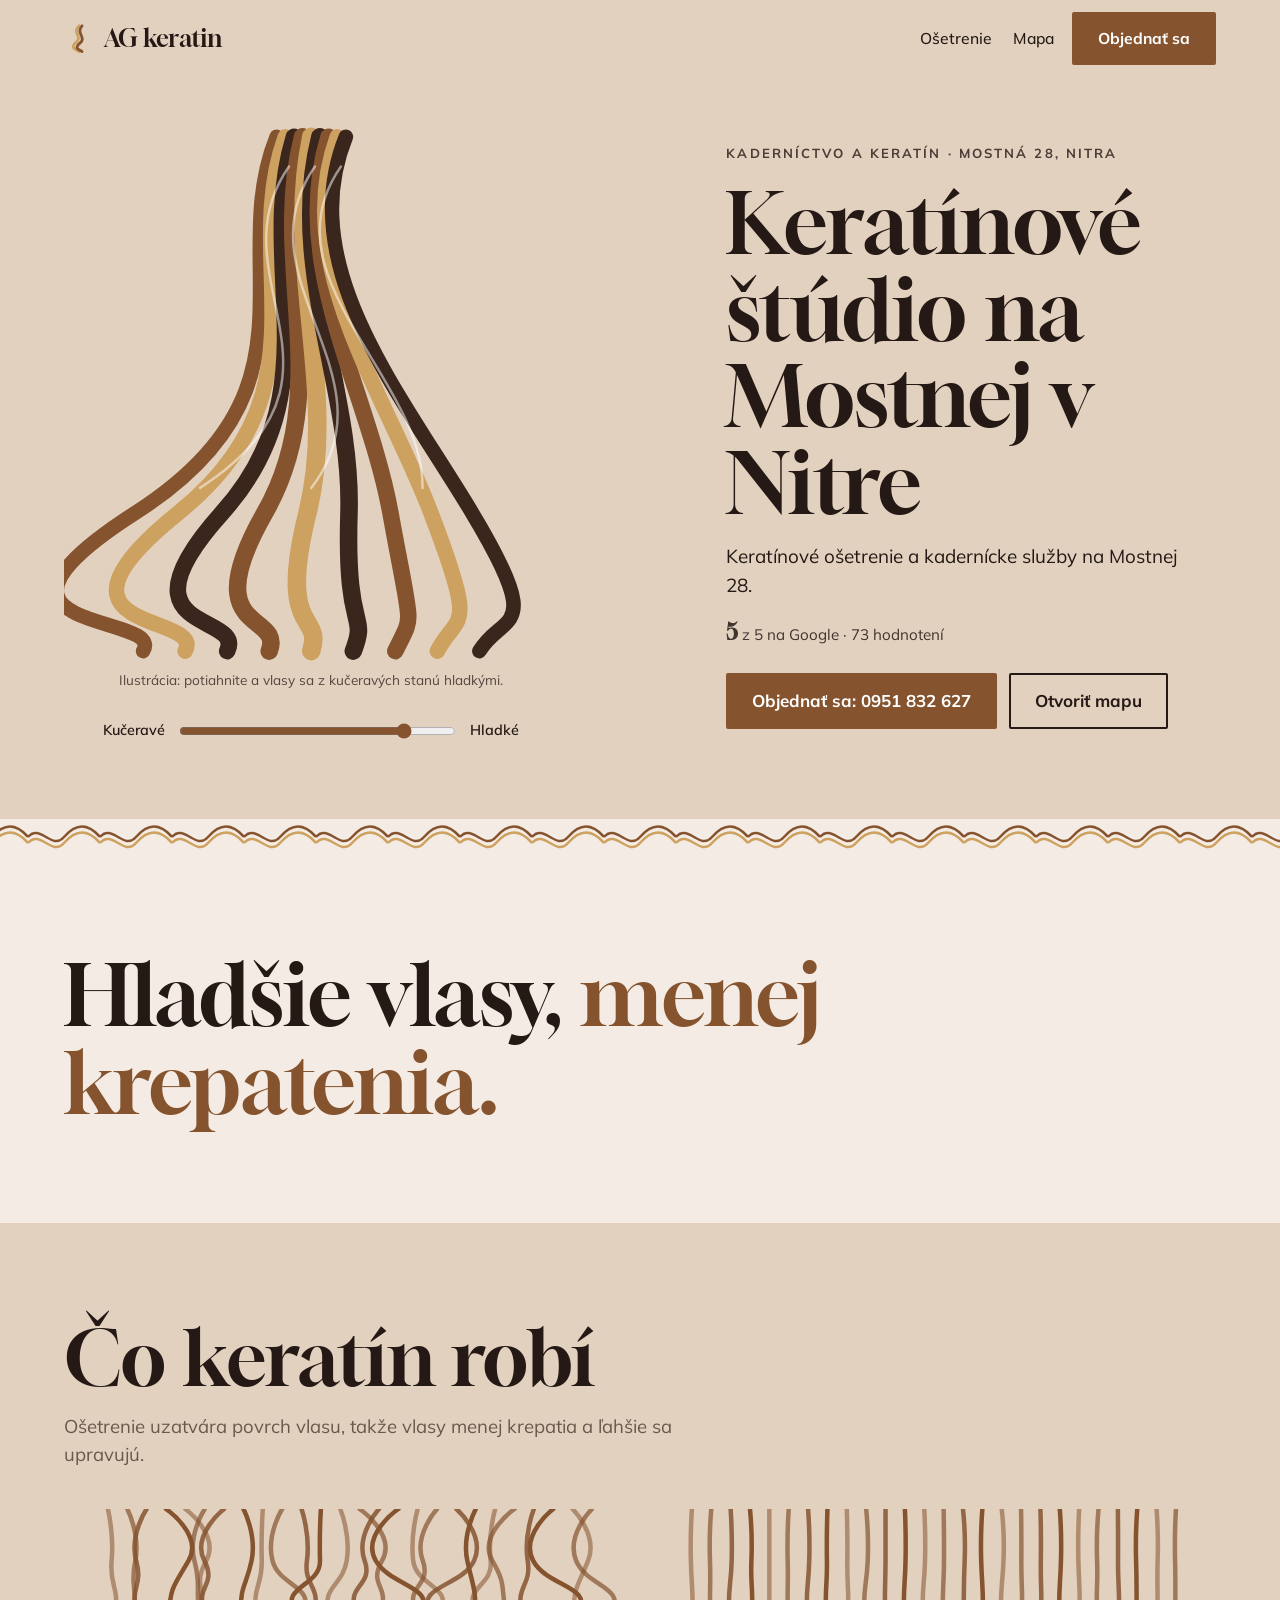
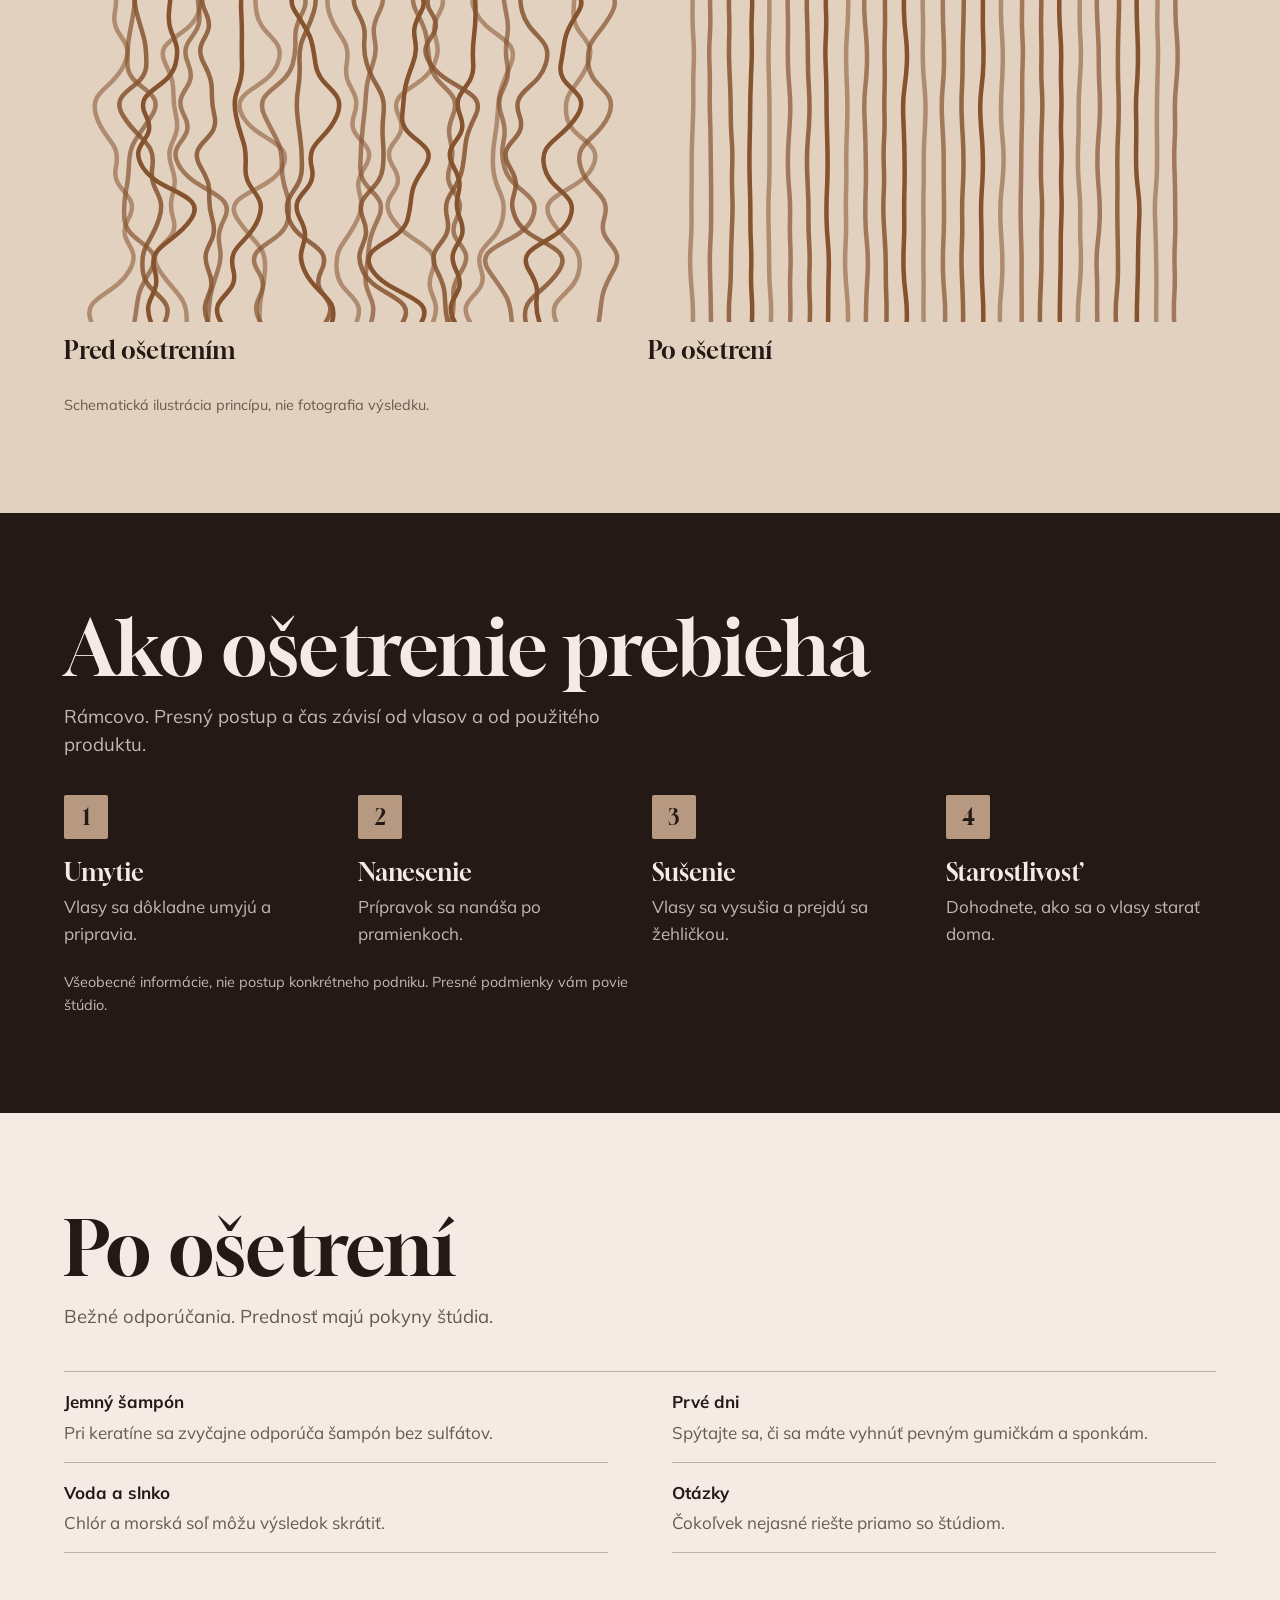
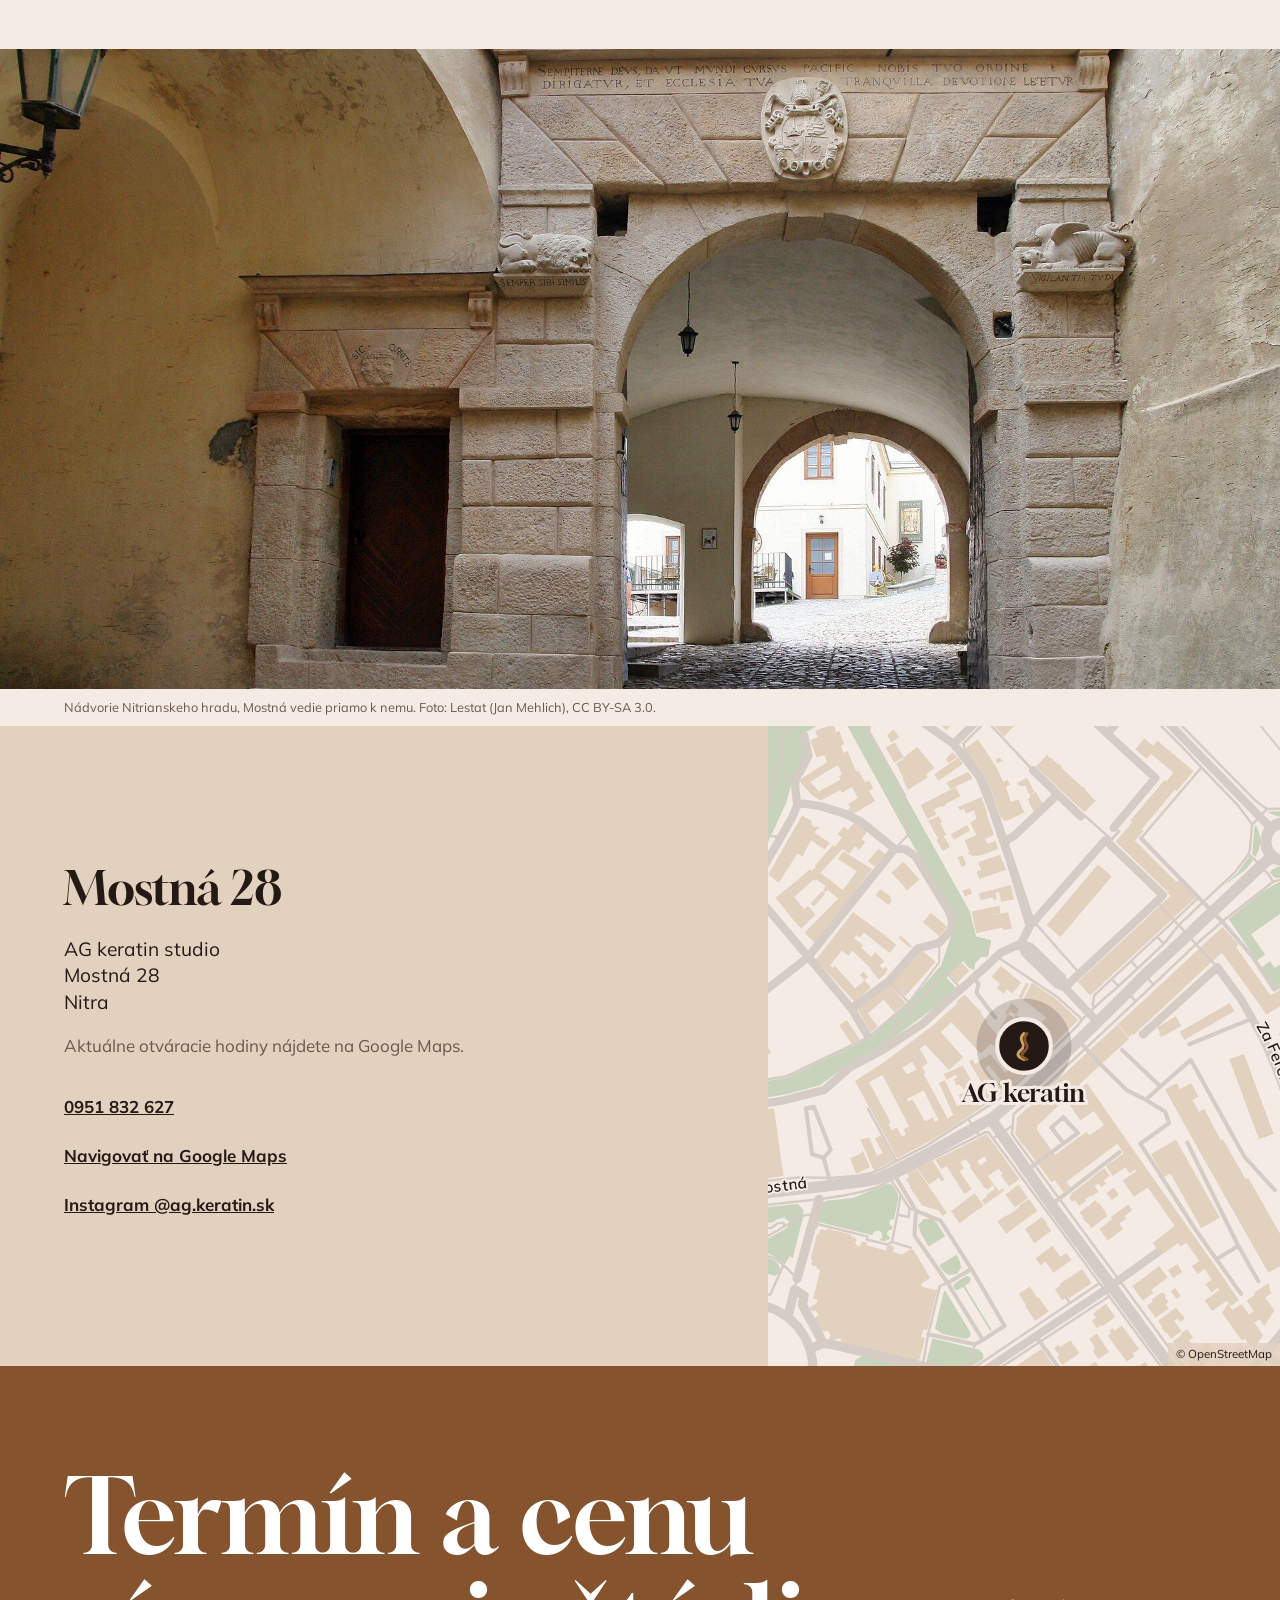
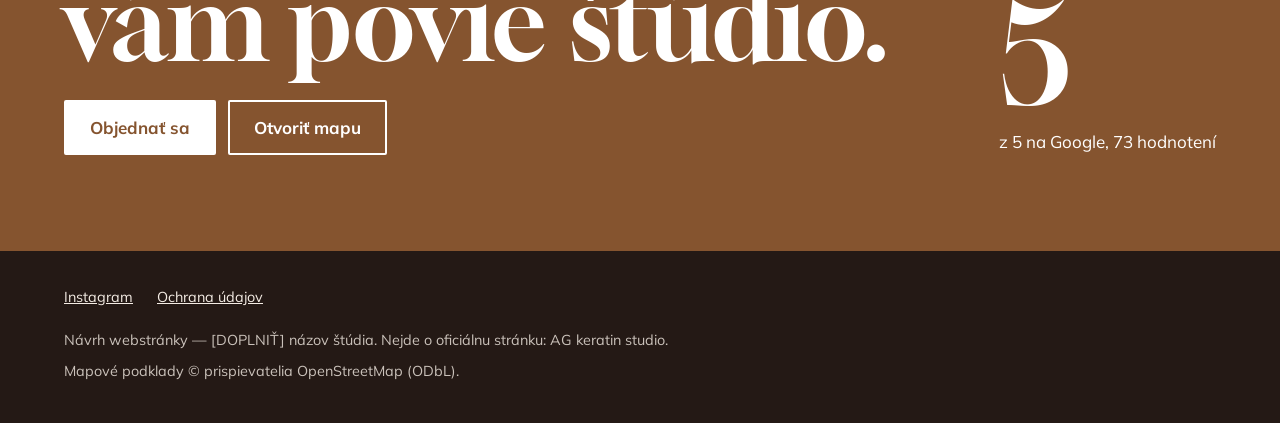
<file: index.html>
<!doctype html>
<html lang="sk">
<head>
  <meta charset="utf-8">
  <meta name="viewport" content="width=device-width, initial-scale=1">
  <title>AG keratin studio Nitra | Keratínové ošetrenie vlasov na Mostnej</title>
  <meta name="description" content="AG keratin studio na Mostnej 28 v Nitre: keratínové ošetrenie vlasov a kadernícke služby. Hodnotenie 5 z 5.">
  <meta name="theme-color" content="#e3d1c0">
  <meta property="og:type" content="website">
  <meta property="og:locale" content="sk_SK">
  <meta property="og:title" content="AG keratin studio Nitra | Keratínové ošetrenie vlasov na Mostnej">
  <meta property="og:description" content="Keratínové ošetrenie a kaderníctvo na Mostnej 28 v Nitre.">
  <meta property="og:image" content="assets/og.jpg">
  <meta property="og:image:width" content="1200">
  <meta property="og:image:height" content="630">
  <meta property="og:image:alt" content="Dlhé hladké pramene vlasov v bronzových a zlatých tónoch">
  <link rel="icon" href="assets/favicon.svg" type="image/svg+xml">
  <link rel="preconnect" href="https://fonts.googleapis.com">
  <link rel="preconnect" href="https://fonts.gstatic.com" crossorigin>
  <link href="https://fonts.googleapis.com/css2?family=Gloock&family=Mulish:wght@400;600;700&display=swap" rel="stylesheet">
  <link rel="stylesheet" href="style.css">
  <script defer src="idea.js"></script>
  <script defer src="site.js"></script>
  <script type="application/ld+json">
{
  "@context": "https://schema.org",
  "@type": "HairSalon",
  "name": "AG keratin studio",
  "address": {
    "@type": "PostalAddress",
    "streetAddress": "Mostná 28",
    "addressLocality": "Nitra",
    "addressCountry": "SK"
  },
  "telephone": "+421951832627",
  "sameAs": [
    "https://www.instagram.com/ag.keratin.sk/"
  ]
}
  </script>
</head>
<body>
  <a class="skip-link" href="#ponuka">Preskočiť na obsah</a>

  <header class="topbar">
    <a class="brand" href="#top" aria-label="AG keratin studio, začiatok stránky"><svg class="brand-mark" viewBox="0 0 32 32" aria-hidden="true" focusable="false"><path d="M16 3 C8 10 20 14 13 20 S12 28 16 30" fill="none" stroke="#cda15f" stroke-width="3" stroke-linecap="round"/><path d="M19 3 C12 11 24 15 17 21 S16 28 19 30" fill="none" stroke="#85542f" stroke-width="3" stroke-linecap="round"/></svg><span>AG keratin</span></a>
    <nav class="topbar-nav" aria-label="Hlavná navigácia">
      <a href="#ponuka">Ošetrenie</a>
      <a href="#hodiny">Mapa</a>
      <a class="button topbar-cta" href="tel:+421951832627">Objednať sa</a>
    </nav>
  </header>

  <main id="top">
    <section class="hero hero--reverse">

      <div class="hero-copy">
        <p class="hero-kicker">Kaderníctvo a keratín · Mostná 28, Nitra</p>
        <h1>Keratínové štúdio na Mostnej v Nitre</h1>
        <p class="hero-lede">Keratínové ošetrenie a kadernícke služby na Mostnej 28.</p>
        <p class="hero-rating"><strong>5</strong> z 5 na Google · 73 hodnotení</p>
        <div class="actions">
          <a class="button" href="tel:+421951832627">Objednať sa: 0951 832 627</a>
          <a class="button button-ghost" href="https://www.google.com/maps/search/?api=1&amp;query=AG%20keratin%20studio%20Mostn%C3%A1%2028%20Nitra" rel="noopener">Otvoriť mapu</a>
        </div>
      </div>
      <div class="hero-art">
        <svg class="art strands" viewBox="0 0 400 440" role="img" aria-label="Dlhé hladké pramene vlasov v bronzových a zlatých tónoch">
<path class="sa1 strand" data-frizzy="M172 16 C-15 120 359 220 38 320 S149 400 64 432" data-smooth="M172 16 C159 120 185 220 62 320 S70 400 64 432" d="M172 16 C107 120 237 220 55 320 S94 400 64 432" stroke-width="11.8"/>
<path class="sa2 strand" data-frizzy="M179 16 C14 120 344 220 76 320 S173 400 98 432" data-smooth="M179 16 C167 120 191 220 96 320 S103 400 98 432" d="M179 16 C122 120 236 220 90 320 S124 400 98 432" stroke-width="12.6"/>
<path class="sa3 strand" data-frizzy="M186 16 C44 120 328 220 113 320 S197 400 132 432" data-smooth="M186 16 C176 120 196 220 131 320 S137 400 132 432" d="M186 16 C136 120 236 220 125 320 S155 400 132 432" stroke-width="13.4"/>
<path class="sa1 strand" data-frizzy="M193 16 C73 120 313 220 150 320 S220 400 166 432" data-smooth="M193 16 C185 120 201 220 165 320 S170 400 166 432" d="M193 16 C151 120 235 220 160 320 S185 400 166 432" stroke-width="14.2"/>
<path class="sa2 strand" data-frizzy="M200 16 C103 120 297 220 187 320 S244 400 200 432" data-smooth="M200 16 C193 120 207 220 199 320 S203 400 200 432" d="M200 16 C166 120 234 220 195 320 S215 400 200 432" stroke-width="15.0"/>
<path class="sa3 strand" data-frizzy="M207 16 C87 120 327 220 218 320 S288 400 234 432" data-smooth="M207 16 C199 120 215 220 233 320 S238 400 234 432" d="M207 16 C165 120 249 220 228 320 S253 400 234 432" stroke-width="14.2"/>
<path class="sa1 strand" data-frizzy="M214 16 C72 120 356 220 249 320 S333 400 268 432" data-smooth="M214 16 C204 120 224 220 267 320 S273 400 268 432" d="M214 16 C164 120 264 220 261 320 S291 400 268 432" stroke-width="13.4"/>
<path class="sa2 strand" data-frizzy="M221 16 C56 120 386 220 280 320 S377 400 302 432" data-smooth="M221 16 C209 120 233 220 300 320 S307 400 302 432" d="M221 16 C164 120 278 220 294 320 S328 400 302 432" stroke-width="12.6"/>
<path class="sa3 strand" data-frizzy="M228 16 C41 120 415 220 310 320 S421 400 336 432" data-smooth="M228 16 C215 120 241 220 334 320 S342 400 336 432" d="M228 16 C163 120 293 220 327 320 S366 400 336 432" stroke-width="11.8"/>
<path class="fn" stroke="#fff" opacity=".5" stroke-width="2" d="M182 40 C119 130 249 210 110 300"/><path class="fn" stroke="#fff" opacity=".5" stroke-width="2" d="M203 40 C140 130 270 210 200 300"/><path class="fn" stroke="#fff" opacity=".5" stroke-width="2" d="M224 40 C161 130 291 210 290 300"/>
        </svg>
<p class="idea-hint">Ilustrácia: potiahnite a vlasy sa z kučeravých stanú hladkými.</p>
<div class="controls"><label class="slider"><span>Kučeravé</span><input type="range" min="0" max="100" value="70" data-smooth-range aria-label="Od kučeravých vlasov po hladké"><span>Hladké</span></label></div>
      </div>
    </section>

    <div class="divider" aria-hidden="true"></div>

    <section class="block tone-base " id="ponuka">
      <div class="block-inner">
        <p class="statement-text">Hladšie vlasy, <em>menej krepatenia.</em></p>
        
      </div>
    </section>

    <section class="block tone-alt ">
      <div class="block-inner">
        <h2 class="block-title">Čo keratín robí</h2><p class="block-lead">Ošetrenie uzatvára povrch vlasu, takže vlasy menej krepatia a ľahšie sa upravujú.</p>
        <div class="strand-compare">
          <figure><svg viewBox="0 0 440 320" aria-hidden="true" focusable="false"><path d="M34 0S38.8 20 36.9 40S43.0 60 39.4 80S55.6 100 46.9 120S18.9 140 24.9 160S44.3 180 40.2 200S60.6 220 49.9 240S61.8 260 50.7 280S12.7 300 21.2 320" fill="none" stroke="var(--accent)" stroke-width="3.5" stroke-linecap="round" opacity="0.55"/><path d="M49 0S59.3 20 55.2 40S57.0 60 53.8 80S49.2 100 49.1 120S80.7 140 68.0 160S50.9 180 50.2 200S45.3 220 46.8 240S79.2 260 67.1 280S58.2 300 54.5 320" fill="none" stroke="var(--accent)" stroke-width="3.5" stroke-linecap="round" opacity="0.70"/><path d="M64 0S50.5 20 55.9 40S51.0 60 56.2 80S63.7 100 63.8 120S33.6 140 45.7 160S71.3 180 68.4 200S80.0 220 73.6 240S59.0 260 61.0 280S87.6 300 78.1 320" fill="none" stroke="var(--accent)" stroke-width="3.5" stroke-linecap="round" opacity="0.85"/><path d="M79 0S108.1 20 96.5 40S82.8 60 81.3 80S91.3 100 86.4 120S53.0 140 63.4 160S48.8 180 60.9 200S111.6 220 98.6 240S64.3 260 70.2 280S59.5 300 67.3 320" fill="none" stroke="var(--accent)" stroke-width="3.5" stroke-linecap="round" opacity="1.00"/><path d="M94 0S121.0 20 110.2 40S111.0 60 104.2 80S68.4 100 78.6 120S81.9 140 86.7 160S76.5 180 83.5 200S78.5 220 84.7 240S60.4 260 73.9 280S95.7 300 95.0 320" fill="none" stroke="var(--accent)" stroke-width="3.5" stroke-linecap="round" opacity="0.55"/><path d="M109 0S95.7 20 101.0 40S101.8 60 104.7 80S87.6 100 96.2 120S82.5 140 93.1 160S77.2 180 89.9 200S134.3 220 124.2 240S125.8 260 119.1 280S113.1 300 111.4 320" fill="none" stroke="var(--accent)" stroke-width="3.5" stroke-linecap="round" opacity="0.70"/><path d="M124 0S98.4 20 108.7 40S100.1 60 109.7 80S98.1 100 108.5 120S111.5 140 116.5 160S93.9 180 105.9 200S108.7 220 114.8 240S103.8 260 111.9 280S103.1 300 111.5 320" fill="none" stroke="var(--accent)" stroke-width="3.5" stroke-linecap="round" opacity="0.85"/><path d="M139 0S149.5 20 145.3 40S136.1 60 137.3 80S137.2 100 137.9 120S129.3 140 133.2 160S141.7 180 140.6 200S158.4 220 150.6 240S125.9 260 131.2 280S109.8 300 121.5 320" fill="none" stroke="var(--accent)" stroke-width="3.5" stroke-linecap="round" opacity="1.00"/><path d="M154 0S152.7 20 153.2 40S145.8 60 149.1 80S173.1 100 165.4 120S127.5 140 138.1 160S179.3 180 169.2 200S121.0 220 134.2 240S156.9 260 155.7 280S150.2 300 151.7 320" fill="none" stroke="var(--accent)" stroke-width="3.5" stroke-linecap="round" opacity="0.55"/><path d="M169 0S156.4 20 161.5 40S195.4 60 184.9 80S182.7 100 177.2 120S146.1 140 155.3 160S168.7 180 168.8 200S176.6 220 173.6 240S137.3 260 150.0 280S140.9 300 152.2 320" fill="none" stroke="var(--accent)" stroke-width="3.5" stroke-linecap="round" opacity="0.70"/><path d="M184 0S190.9 20 188.2 40S199.6 60 193.4 80S181.5 100 182.5 120S178.7 140 180.8 160S184.5 180 184.3 200S167.7 220 174.2 240S209.6 260 199.4 280S215.4 300 202.8 320" fill="none" stroke="var(--accent)" stroke-width="3.5" stroke-linecap="round" opacity="0.85"/><path d="M199 0S197.8 20 198.3 40S166.4 60 179.4 80S192.0 100 194.8 120S219.6 140 211.4 160S187.1 180 191.9 200S172.2 220 182.9 240S177.6 260 186.2 280S213.4 300 207.6 320" fill="none" stroke="var(--accent)" stroke-width="3.5" stroke-linecap="round" opacity="1.00"/><path d="M214 0S222.3 20 219.0 40S199.5 60 205.3 80S222.4 100 219.0 120S231.7 140 224.6 160S245.7 180 233.0 200S236.5 220 227.5 240S209.5 260 211.3 280S235.1 300 226.6 320" fill="none" stroke="var(--accent)" stroke-width="3.5" stroke-linecap="round" opacity="0.55"/><path d="M229 0S257.9 20 246.4 40S254.1 60 244.1 80S246.0 100 239.2 120S234.9 140 232.5 160S229.8 180 229.5 200S252.8 220 243.3 240S237.5 260 234.1 280S244.0 300 238.0 320" fill="none" stroke="var(--accent)" stroke-width="3.5" stroke-linecap="round" opacity="0.70"/><path d="M244 0S225.5 20 232.9 40S216.3 60 227.4 80S228.4 100 234.6 120S249.7 140 247.4 160S249.0 180 247.0 200S223.5 220 231.7 240S222.8 260 231.3 280S274.6 300 262.4 320" fill="none" stroke="var(--accent)" stroke-width="3.5" stroke-linecap="round" opacity="0.85"/><path d="M259 0S229.9 20 241.5 40S288.0 60 276.4 80S277.5 100 270.1 120S264.0 140 262.0 160S292.7 180 279.2 200S271.2 220 266.3 240S225.5 260 238.9 280S288.9 300 276.9 320" fill="none" stroke="var(--accent)" stroke-width="3.5" stroke-linecap="round" opacity="1.00"/><path d="M274 0S268.1 20 270.5 40S302.3 60 291.0 80S295.3 100 286.8 120S249.4 140 259.2 160S242.7 180 255.2 200S241.4 220 254.4 240S293.1 260 285.4 280S293.8 300 285.9 320" fill="none" stroke="var(--accent)" stroke-width="3.5" stroke-linecap="round" opacity="0.55"/><path d="M289 0S270.5 20 277.9 40S262.7 60 273.2 80S279.9 100 283.6 120S309.4 140 301.2 160S305.4 180 298.8 200S314.0 220 304.0 240S320.8 260 308.1 280S306.3 300 299.4 320" fill="none" stroke="var(--accent)" stroke-width="3.5" stroke-linecap="round" opacity="0.70"/><path d="M304 0S326.8 20 317.7 40S271.1 60 284.3 80S270.4 100 283.9 120S328.6 140 318.8 160S312.1 180 308.8 200S292.2 220 296.9 240S278.7 260 288.8 280S292.6 300 297.2 320" fill="none" stroke="var(--accent)" stroke-width="3.5" stroke-linecap="round" opacity="0.85"/><path d="M319 0S308.1 20 312.4 40S318.7 60 318.8 80S315.6 100 317.0 120S298.8 140 306.9 160S290.6 180 301.9 200S298.8 220 306.9 240S293.7 260 303.8 280S291.8 300 302.7 320" fill="none" stroke="var(--accent)" stroke-width="3.5" stroke-linecap="round" opacity="1.00"/><path d="M334 0S328.2 20 330.5 40S308.8 60 318.9 80S354.4 100 346.2 120S337.0 140 335.8 160S331.3 180 332.4 200S343.5 220 339.7 240S316.0 260 323.2 280S301.6 300 314.6 320" fill="none" stroke="var(--accent)" stroke-width="3.5" stroke-linecap="round" opacity="0.55"/><path d="M349 0S320.3 20 331.8 40S337.9 60 342.4 80S339.6 100 343.3 120S332.2 140 338.9 160S335.8 180 341.1 200S371.7 220 362.6 240S315.6 260 329.0 280S345.5 300 346.9 320" fill="none" stroke="var(--accent)" stroke-width="3.5" stroke-linecap="round" opacity="0.70"/><path d="M364 0S356.0 20 359.2 40S349.2 60 355.1 80S379.3 100 373.2 120S345.3 140 352.8 160S332.9 180 345.3 200S340.8 220 350.1 240S396.5 260 383.5 280S353.5 300 357.7 320" fill="none" stroke="var(--accent)" stroke-width="3.5" stroke-linecap="round" opacity="0.85"/><path d="M379 0S353.0 20 363.4 40S411.0 60 398.2 80S388.9 100 384.9 120S410.0 140 397.6 160S367.5 180 372.1 200S400.1 220 391.6 240S347.8 260 360.3 280S361.2 300 368.3 320" fill="none" stroke="var(--accent)" stroke-width="3.5" stroke-linecap="round" opacity="1.00"/><path d="M394 0S414.0 20 406.0 40S395.1 60 394.7 80S413.7 100 405.8 120S386.2 140 389.3 160S419.6 180 409.4 200S365.3 220 376.8 240S402.4 260 399.0 280S372.8 300 381.3 320" fill="none" stroke="var(--accent)" stroke-width="3.5" stroke-linecap="round" opacity="0.55"/><path d="M409 0S388.6 20 396.7 40S435.1 60 424.6 80S404.2 100 406.1 120S430.3 140 421.8 160S394.3 180 400.2 200S424.7 220 418.4 240S436.7 260 425.6 280S417.6 300 414.2 320" fill="none" stroke="var(--accent)" stroke-width="3.5" stroke-linecap="round" opacity="0.70"/></svg><figcaption>Pred ošetrením</figcaption></figure>
          <figure><svg viewBox="0 0 440 320" aria-hidden="true" focusable="false"><path d="M34 0S32.7 20 33.2 40S34.8 60 34.5 80S36.3 100 35.4 120S35.5 140 34.9 160S33.7 180 33.8 200S33.5 220 33.7 240S32.0 260 32.8 280S35.3 300 34.8 320" fill="none" stroke="var(--accent)" stroke-width="3.5" stroke-linecap="round" opacity="0.55"/><path d="M49 0S47.3 20 48.0 40S47.6 60 48.2 80S46.7 100 47.6 120S47.3 140 48.0 160S48.4 180 48.7 200S48.9 220 48.9 240S47.4 260 48.0 280S48.6 300 48.8 320" fill="none" stroke="var(--accent)" stroke-width="3.5" stroke-linecap="round" opacity="0.70"/><path d="M64 0S65.3 20 64.8 40S62.0 60 62.8 80S62.2 100 62.9 120S64.1 140 64.1 160S66.0 180 65.2 200S66.1 220 65.3 240S64.3 260 64.2 280S62.0 300 62.8 320" fill="none" stroke="var(--accent)" stroke-width="3.5" stroke-linecap="round" opacity="0.85"/><path d="M79 0S80.9 20 80.1 40S81.5 60 80.5 80S81.0 100 80.2 120S79.2 140 79.1 160S78.4 180 78.6 200S79.4 220 79.3 240S80.5 260 79.9 280S81.5 300 80.5 320" fill="none" stroke="var(--accent)" stroke-width="3.5" stroke-linecap="round" opacity="1.00"/><path d="M94 0S94.0 20 94.0 40S94.0 60 94.0 80S93.1 100 93.4 120S94.2 140 94.1 160S94.2 180 94.1 200S92.9 220 93.3 240S93.8 260 93.9 280S96.1 300 95.2 320" fill="none" stroke="var(--accent)" stroke-width="3.5" stroke-linecap="round" opacity="0.55"/><path d="M109 0S107.7 20 108.2 40S107.8 60 108.3 80S108.0 100 108.4 120S110.8 140 110.1 160S108.0 180 108.4 200S110.6 220 110.0 240S111.1 260 110.3 280S110.9 300 110.1 320" fill="none" stroke="var(--accent)" stroke-width="3.5" stroke-linecap="round" opacity="0.70"/><path d="M124 0S125.5 20 124.9 40S122.5 60 123.1 80S123.8 100 123.9 120S125.6 140 125.0 160S122.7 180 123.2 200S124.5 220 124.3 240S125.9 260 125.1 280S126.2 300 125.3 320" fill="none" stroke="var(--accent)" stroke-width="3.5" stroke-linecap="round" opacity="0.85"/><path d="M139 0S138.3 20 138.6 40S137.1 60 137.9 80S136.7 100 137.6 120S138.1 140 138.4 160S139.2 180 139.1 200S137.9 220 138.3 240S140.6 260 140.0 280S139.8 300 139.5 320" fill="none" stroke="var(--accent)" stroke-width="3.5" stroke-linecap="round" opacity="1.00"/><path d="M154 0S154.6 20 154.4 40S155.6 60 155.0 80S153.1 100 153.5 120S154.7 140 154.4 160S153.3 180 153.6 200S152.9 220 153.4 240S152.1 260 152.8 280S155.4 300 154.9 320" fill="none" stroke="var(--accent)" stroke-width="3.5" stroke-linecap="round" opacity="0.55"/><path d="M169 0S171.0 20 170.2 40S166.7 60 167.6 80S170.1 100 169.6 120S166.8 140 167.7 160S168.6 180 168.8 200S168.1 220 168.4 240S171.0 260 170.2 280S168.7 300 168.8 320" fill="none" stroke="var(--accent)" stroke-width="3.5" stroke-linecap="round" opacity="0.70"/><path d="M184 0S184.1 20 184.0 40S183.3 60 183.6 80S182.8 100 183.3 120S182.7 140 183.2 160S181.8 180 182.7 200S181.6 220 182.5 240S184.3 260 184.2 280S185.2 300 184.7 320" fill="none" stroke="var(--accent)" stroke-width="3.5" stroke-linecap="round" opacity="0.85"/><path d="M199 0S199.9 20 199.5 40S197.8 60 198.3 80S201.4 100 200.5 120S196.9 140 197.7 160S198.7 180 198.8 200S198.2 220 198.5 240S197.4 260 198.0 280S201.3 300 200.4 320" fill="none" stroke="var(--accent)" stroke-width="3.5" stroke-linecap="round" opacity="1.00"/><path d="M214 0S215.1 20 214.6 40S212.2 60 212.9 80S212.4 100 213.0 120S215.5 140 214.9 160S213.4 180 213.6 200S213.0 220 213.4 240S213.0 260 213.4 280S213.1 300 213.5 320" fill="none" stroke="var(--accent)" stroke-width="3.5" stroke-linecap="round" opacity="0.55"/><path d="M229 0S229.4 20 229.3 40S228.1 60 228.4 80S229.5 100 229.3 120S226.8 140 227.7 160S229.2 180 229.1 200S229.4 220 229.3 240S228.1 260 228.5 280S230.8 300 230.1 320" fill="none" stroke="var(--accent)" stroke-width="3.5" stroke-linecap="round" opacity="0.70"/><path d="M244 0S246.1 20 245.3 40S244.8 60 244.5 80S243.6 100 243.7 120S242.3 140 243.0 160S244.6 180 244.4 200S242.9 220 243.4 240S242.3 260 243.0 280S244.2 300 244.1 320" fill="none" stroke="var(--accent)" stroke-width="3.5" stroke-linecap="round" opacity="0.85"/><path d="M259 0S257.5 20 258.1 40S259.7 60 259.4 80S260.3 100 259.8 120S256.6 140 257.5 160S259.7 180 259.4 200S257.5 220 258.1 240S258.2 260 258.5 280S260.1 300 259.7 320" fill="none" stroke="var(--accent)" stroke-width="3.5" stroke-linecap="round" opacity="1.00"/><path d="M274 0S276.3 20 275.4 40S273.1 60 273.4 80S275.3 100 274.8 120S273.2 140 273.5 160S276.2 180 275.3 200S272.4 220 273.0 240S274.8 260 274.5 280S271.9 300 272.7 320" fill="none" stroke="var(--accent)" stroke-width="3.5" stroke-linecap="round" opacity="0.55"/><path d="M289 0S289.3 20 289.2 40S290.2 60 289.7 80S291.1 100 290.2 120S290.3 140 289.8 160S289.2 180 289.1 200S288.5 220 288.7 240S289.6 260 289.4 280S289.7 300 289.4 320" fill="none" stroke="var(--accent)" stroke-width="3.5" stroke-linecap="round" opacity="0.70"/><path d="M304 0S304.6 20 304.3 40S305.1 60 304.6 80S305.2 100 304.7 120S306.2 140 305.3 160S304.6 180 304.4 200S305.9 220 305.1 240S305.2 260 304.7 280S303.4 300 303.6 320" fill="none" stroke="var(--accent)" stroke-width="3.5" stroke-linecap="round" opacity="0.85"/><path d="M319 0S320.5 20 319.9 40S318.3 60 318.6 80S320.6 100 320.0 120S320.9 140 320.1 160S321.0 180 320.2 200S321.1 220 320.2 240S320.0 260 319.6 280S319.0 300 319.0 320" fill="none" stroke="var(--accent)" stroke-width="3.5" stroke-linecap="round" opacity="1.00"/><path d="M334 0S332.9 20 333.4 40S334.7 60 334.4 80S336.0 100 335.2 120S333.3 140 333.6 160S332.6 180 333.1 200S335.3 220 334.8 240S336.0 260 335.2 280S332.5 300 333.1 320" fill="none" stroke="var(--accent)" stroke-width="3.5" stroke-linecap="round" opacity="0.55"/><path d="M349 0S347.2 20 347.9 40S347.1 60 347.8 80S349.3 100 349.2 120S350.7 140 350.0 160S347.7 180 348.2 200S350.5 220 349.9 240S346.7 260 347.6 280S347.5 300 348.1 320" fill="none" stroke="var(--accent)" stroke-width="3.5" stroke-linecap="round" opacity="0.70"/><path d="M364 0S364.2 20 364.1 40S365.3 60 364.8 80S364.0 100 364.0 120S364.9 140 364.6 160S363.3 180 363.6 200S363.4 220 363.6 240S364.1 260 364.1 280S361.5 300 362.5 320" fill="none" stroke="var(--accent)" stroke-width="3.5" stroke-linecap="round" opacity="0.85"/><path d="M379 0S377.5 20 378.1 40S378.3 60 378.6 80S379.8 100 379.5 120S377.5 140 378.1 160S377.7 180 378.2 200S381.5 220 380.5 240S379.8 260 379.5 280S378.6 300 378.7 320" fill="none" stroke="var(--accent)" stroke-width="3.5" stroke-linecap="round" opacity="1.00"/><path d="M394 0S395.4 20 394.8 40S395.1 60 394.6 80S395.6 100 395.0 120S394.3 140 394.2 160S394.6 180 394.3 200S392.0 220 392.8 240S393.6 260 393.8 280S393.5 300 393.7 320" fill="none" stroke="var(--accent)" stroke-width="3.5" stroke-linecap="round" opacity="0.55"/><path d="M409 0S407.8 20 408.3 40S408.3 60 408.6 80S410.9 100 410.2 120S407.6 140 408.2 160S407.1 180 407.8 200S408.2 220 408.5 240S407.3 260 408.0 280S406.6 300 407.6 320" fill="none" stroke="var(--accent)" stroke-width="3.5" stroke-linecap="round" opacity="0.70"/></svg><figcaption>Po ošetrení</figcaption></figure>
        </div>
        <p class="block-note">Schematická ilustrácia princípu, nie fotografia výsledku.</p>
      </div>
    </section>

    <section class="block tone-ink ">
      <div class="block-inner">
        <h2 class="block-title">Ako ošetrenie prebieha</h2><p class="block-lead">Rámcovo. Presný postup a čas závisí od vlasov a od použitého produktu.</p>
        <ol class="steps" style="--step-count: 4"><li class="step"><h3 class="step-title">Umytie</h3><p class="step-text">Vlasy sa dôkladne umyjú a pripravia.</p></li><li class="step"><h3 class="step-title">Nanesenie</h3><p class="step-text">Prípravok sa nanáša po pramienkoch.</p></li><li class="step"><h3 class="step-title">Sušenie</h3><p class="step-text">Vlasy sa vysušia a prejdú sa žehličkou.</p></li><li class="step"><h3 class="step-title">Starostlivosť</h3><p class="step-text">Dohodnete, ako sa o vlasy starať doma.</p></li></ol>
        <p class="block-note">Všeobecné informácie, nie postup konkrétneho podniku. Presné podmienky vám povie štúdio.</p>
      </div>
    </section>

    <section class="block tone-base ">
      <div class="block-inner">
        <h2 class="block-title">Po ošetrení</h2><p class="block-lead">Bežné odporúčania. Prednosť majú pokyny štúdia.</p>
        <ul class="notes"><li class="note"><span class="note-title">Jemný šampón</span><p class="note-text">Pri keratíne sa zvyčajne odporúča šampón bez sulfátov.</p></li><li class="note"><span class="note-title">Prvé dni</span><p class="note-text">Spýtajte sa, či sa máte vyhnúť pevným gumičkám a sponkám.</p></li><li class="note"><span class="note-title">Voda a slnko</span><p class="note-text">Chlór a morská soľ môžu výsledok skrátiť.</p></li><li class="note"><span class="note-title">Otázky</span><p class="note-text">Čokoľvek nejasné riešte priamo so štúdiom.</p></li></ul>
        
      </div>
    </section>

    <section class="block tone-base ">
      <figure class="photo-band">
        <img src="assets/photos/hradna-arkada.jpg" width="1920" height="1280" alt="Kamenný oblúk a dlažba na nádvorí Nitrianskeho hradu" loading="lazy">
        <figcaption>Nádvorie Nitrianskeho hradu, Mostná vedie priamo k nemu. Foto: Lestat (Jan Mehlich), CC BY-SA 3.0.</figcaption>
      </figure>
    </section>

    <section class="block tone-alt " id="hodiny">
      <div class="place-grid place-grid--flip">
        <div class="place-map"><svg class="street-map" viewBox="0 0 960 620" role="img" aria-label="Mapa okolia: AG keratin studio" preserveAspectRatio="xMidYMid slice">
  <rect width="960" height="620" fill="var(--bg)"/>
  <path d="M1536.4 -266.8L1422.0 -307.6L1362.8 -321.4L1320.3 -322.6L1294.6 -321.4L1250.3 -309.7L1219.5 -298.7L1193.2 -284.1L1162.9 -259.0L1104.6 -207.2L965.1 -81.5L940.5 -42.7L997.8 37.1L1177.7 -91.6L1296.8 66.8L1304.1 61.5L1324.1 45.7L1451.6 222.1L1480.2 200.5L1417.5 125.0L1432.4 112.3L1377.8 38.3L1441.1 -21.4L1434.5 -37.9L1485.3 -165.3L1493.3 -161.9L1536.4 -266.8ZM403.8 547.4L428.1 587.3L428.3 588.5L428.1 589.8L427.3 591.6L425.9 593.0L424.1 593.7L422.1 593.5L400.6 588.7L393.7 583.8L402.3 547.9L403.8 547.4ZM333.1 493.4L334.2 490.7L336.6 488.9L340.2 489.2L342.3 491.7L342.6 494.2L342.0 496.5L339.2 498.3L345.1 498.9L349.2 497.4L350.6 495.2L349.2 494.6L348.1 493.6L347.5 492.3L347.5 490.9L348.1 489.6L349.2 488.6L350.6 488.1L352.0 488.2L352.7 484.7L351.3 484.1L350.3 483.2L349.7 482.0L349.7 480.4L350.3 479.1L351.3 478.1L352.7 477.6L354.2 477.7L358.4 456.5L357.9 453.6L353.5 446.0L351.4 443.9L346.3 444.0L314.3 457.3L288.6 459.9L283.5 462.3L278.2 479.8L333.1 493.4ZM174.6 521.7L171.2 525.7L175.8 544.4L175.8 556.7L186.3 556.4L194.2 554.3L198.8 551.9L201.3 551.2L208.2 550.7L209.2 548.5L211.7 547.8L214.6 544.7L215.7 543.0L225.4 542.6L226.3 539.7L225.1 535.4L227.5 531.3L232.8 531.2L238.0 532.5L242.4 530.9L244.1 526.8L242.5 522.2L238.2 517.2L225.9 513.3L219.5 510.0L206.1 510.8L201.0 509.9L174.6 521.7ZM210.2 469.0L210.0 468.3L261.1 463.1L266.1 468.4L266.4 474.1L256.0 515.6L253.2 513.8L248.3 521.5L236.4 512.9L227.3 508.6L226.9 503.7L228.1 497.5L234.0 495.4L250.2 486.2L252.5 480.3L247.6 476.5L241.5 477.7L236.0 481.2L230.0 481.4L216.7 476.0L210.2 469.0ZM387.5 504.2L403.6 494.4L397.6 484.5L396.2 482.3L390.7 477.0L382.6 477.6L377.5 483.6L380.3 492.0L387.5 504.2ZM422.2 533.9L413.8 539.4L411.7 541.7L412.0 544.6L414.2 546.3L416.6 546.1L421.1 543.2L447.0 585.6L448.2 585.9L448.6 584.8L422.7 542.2L426.8 539.5L428.2 537.7L428.1 535.2L426.1 533.1L424.1 532.9L422.2 533.9ZM179.8 514.5L157.1 516.3L157.1 508.6L153.4 499.6L144.2 485.7L142.0 476.2L206.4 468.6L215.1 480.2L215.6 487.1L204.6 495.0L199.6 504.3L179.8 514.5ZM414.5 512.2L417.0 516.4L419.2 524.4L415.3 530.6L407.0 532.1L400.5 526.6L398.1 522.4L414.5 512.2ZM440.8 612.8L439.7 613.6L420.9 626.0L384.9 618.5L391.2 593.1L436.7 604.3L440.2 608.4L440.8 612.8ZM231.8 -179.6L196.3 -192.2L135.6 -206.0L90.7 -214.4L48.0 -211.0L10.8 -199.3L8.1 -198.7L-11.9 -191.6L-52.2 -154.8L-60.8 -139.6L-68.7 -120.2L-73.9 -95.4L-79.6 -54.7L-82.4 -22.2L-83.1 -1.4L-68.8 88.7L-61.1 144.5L-60.3 157.6L-65.7 189.0L-47.4 215.8L-22.8 111.1L-12.6 87.2L1.1 72.5L2.9 41.2L-7.2 29.0L13.0 -76.8L15.2 -112.2L2.3 -115.8L8.6 -146.9L27.6 -143.8L36.5 -153.3L45.1 -136.2L71.6 -133.0L83.0 -134.3L83.8 -128.8L137.8 -121.5L139.5 -132.7L167.7 -134.7L162.5 -119.9L176.1 -111.7L192.2 -96.8L200.0 -94.0L220.1 -76.4L226.9 -77.8L265.3 -55.6L276.5 -50.3L272.3 -41.8L279.4 0.1L301.4 -13.6L367.3 106.0L414.4 188.7L399.8 231.6L368.4 267.8L330.7 302.3L250.5 340.6L130.7 360.1L94.2 360.1L36.5 349.7L2.0 349.2L20.4 359.3L52.4 364.0L52.4 375.0L69.2 376.1L150.4 373.6L250.7 356.5L282.4 348.1L314.3 324.7L348.8 305.8L416.2 255.6L404.9 244.2L420.7 227.4L426.6 234.1L431.9 236.5L432.6 229.8L438.6 223.8L445.0 224.0L448.3 207.2L433.6 204.0L427.6 179.9L364.2 66.1L330.1 5.2L330.5 -0.2L322.1 -8.8L284.7 -68.0L274.3 -95.7L268.0 -114.3L256.8 -130.4L246.1 -147.2L230.4 -176.4L231.8 -179.6ZM172.2 11.5L137.0 67.6L134.2 84.9L139.8 97.7L153.4 97.9L184.8 87.6L210.2 88.7L227.5 104.7L231.7 113.2L249.6 74.6L256.4 50.6L261.7 40.6L267.8 28.8L264.7 8.3L279.4 0.1L272.3 -41.8L276.5 -50.3L265.3 -55.6L257.7 -39.2L247.0 -45.7L231.3 -24.0L218.3 -31.7L172.2 11.5ZM117.2 52.9L141.4 43.7L159.7 12.7L158.8 2.8L137.9 -26.2L130.5 -18.8L137.0 0.4L117.2 52.9ZM718.4 228.0L709.7 234.0L722.7 253.1L792.1 208.6L751.2 150.7L747.6 147.7L742.7 146.6L726.8 151.1L708.4 162.3L678.3 186.9L705.6 227.2L713.8 221.5L700.0 201.7L737.1 175.8L760.0 208.6L722.9 234.5L718.4 228.0ZM311.3 635.0L316.7 614.2L323.2 610.2L410.1 630.9L410.3 633.4L383.1 650.5L331.7 660.5L335.9 641.0L311.3 635.0ZM905.4 -51.9L905.5 -54.4L906.3 -56.7L907.8 -58.7L910.8 -60.5L914.3 -60.8L917.6 -59.7L920.1 -57.2L921.3 -53.9L921.0 -50.5L919.2 -47.4L916.3 -45.5L912.9 -44.9L909.5 -45.9L907.5 -47.4L906.1 -49.5L905.4 -51.9ZM-409.7 -583.8L-415.8 -584.5L-418.2 -584.1L-420.5 -581.1L-454.6 -511.4L-487.5 -442.0L-494.0 -444.5L-492.7 -447.0L-504.4 -452.7L-477.8 -509.2L-438.8 -583.2L-405.9 -652.9L-390.8 -679.5L-373.9 -708.5L-360.4 -728.3L-340.4 -753.6L-320.2 -776.1L-302.5 -794.6L-281.4 -812.9L-258.5 -830.9L-226.3 -854.4L-204.3 -866.9L-190.0 -873.7L-169.4 -882.6L-139.9 -894.1L-99.0 -907.2L-79.1 -915.3L-75.9 -916.6L-54.0 -919.3L-23.4 -920.8L-1.2 -920.8L29.5 -920.5L59.4 -921.4L70.5 -913.4L71.0 -909.6L88.1 -907.1L108.9 -902.9L129.1 -898.4L151.5 -891.4L178.6 -882.3L204.5 -872.0L223.1 -862.5L244.0 -851.6L260.6 -842.1L280.3 -829.1L299.4 -814.8L325.3 -793.1L344.4 -775.2L359.7 -760.0L370.3 -746.7L383.5 -729.4L398.2 -708.4L411.8 -687.8L421.6 -670.7L433.5 -647.5L444.2 -623.4L469.1 -560.4L493.1 -499.4L510.7 -457.7L535.5 -405.0L553.1 -369.9L583.9 -313.4L622.4 -249.8L645.9 -214.2L659.3 -193.7L684.8 -157.6L708.9 -124.8L754.8 -67.6L780.4 -38.0L797.4 -18.3L798.8 -15.4L806.1 6.2L818.1 18.7L811.3 25.4L791.6 6.9L782.6 -3.6L792.3 -12.5L785.1 -20.1L775.8 -11.4L741.3 -51.5L691.6 -114.8L649.6 -173.0L612.7 -227.4L582.1 -280.5L550.2 -333.8L517.8 -396.6L495.4 -446.4L506.4 -451.6L501.8 -462.1L490.4 -457.7L474.7 -494.9L443.7 -571.7L416.6 -635.4L401.4 -665.7L390.3 -685.1L375.5 -706.5L361.8 -724.7L348.6 -740.7L337.1 -753.8L324.5 -767.0L309.6 -781.5L286.6 -798.9L254.1 -823.5L231.6 -836.7L207.9 -848.3L172.6 -863.6L148.9 -870.8L115.9 -880.0L90.1 -886.8L74.4 -888.3L49.9 -890.7L19.6 -892.4L-5.0 -890.9L-36.6 -887.4L-64.9 -883.7L-82.6 -879.5L-115.1 -870.6L-142.6 -861.3L-170.6 -848.6L-197.4 -835.1L-226.9 -817.5L-245.1 -804.2L-265.3 -787.1L-287.1 -768.0L-310.6 -744.1L-323.0 -728.7L-342.6 -703.1L-352.9 -686.4L-367.9 -659.0L-384.2 -626.4L-404.8 -581.8L-409.7 -583.8ZM116.3 504.7L128.0 512.3L132.8 517.9L144.8 521.7L163.9 571.9L155.6 580.2L153.0 587.4L146.9 593.2L137.4 586.9L116.3 504.7ZM535.5 -405.0L553.1 -369.9L583.9 -313.4L622.4 -249.8L645.9 -214.2L659.3 -193.7L684.8 -157.6L708.9 -124.8L754.8 -67.6L780.4 -38.0L795.8 -49.7L756.2 -95.9L717.9 -139.0L666.5 -210.4L637.8 -258.7L602.8 -321.2L580.8 -358.8L556.2 -406.4L551.2 -409.6L541.4 -410.1L535.5 -405.0ZM941.7 -26.9L943.2 -27.6L940.5 -45.6L941.0 -56.7L944.6 -70.7L938.3 -64.1L935.3 -57.7L934.0 -42.4L937.4 -33.8L941.7 -26.9ZM891.3 -22.8L901.4 -30.5L907.5 -32.0L915.0 -31.5L921.6 -28.4L930.3 -19.5L905.4 -23.8L897.2 -23.1L892.0 -21.8L891.3 -22.8ZM881.5 -34.6L890.0 -44.2L891.7 -50.1L892.5 -62.9L890.7 -68.5L881.1 -83.1L881.1 -79.9L885.4 -66.6L884.9 -49.6L883.6 -43.7L880.4 -35.2L881.5 -34.6ZM765.6 95.1L768.3 97.2L771.2 98.4L774.7 90.3L776.4 87.3L775.7 86.6L769.5 91.1L765.6 95.1ZM760.7 129.9L763.1 122.6L767.2 104.2L766.9 101.7L762.3 98.0L760.1 100.9L758.1 104.0L756.7 107.6L756.0 111.2L755.9 114.1L756.3 117.7L757.2 121.5L758.4 124.9L760.7 129.9ZM718.0 141.4L721.9 146.3L724.6 147.5L728.7 146.7L747.4 141.6L743.3 138.8L739.6 136.8L736.1 135.5L732.4 135.3L729.0 135.6L725.5 136.6L722.1 138.1L719.9 139.7L718.0 141.4ZM752.9 78.5L754.7 82.4L764.9 75.0L766.2 73.6L765.2 72.5L762.2 74.0L752.9 78.5ZM716.0 83.4L720.6 85.8L725.2 87.5L730.5 88.5L736.4 88.8L741.5 87.8L746.9 86.1L750.3 84.5L748.9 83.1L744.7 82.5L716.5 82.8L716.0 83.4ZM676.0 152.7L695.1 138.8L701.8 130.4L699.9 127.8L698.5 127.3L697.4 127.4L687.2 141.9L675.8 152.4L676.0 152.7ZM701.0 124.2L704.2 126.8L707.3 120.2L708.8 114.9L709.2 111.4L708.9 108.3L707.6 103.2L705.5 97.8L704.3 96.0L703.2 98.1L701.0 124.2Z" fill="color-mix(in srgb, #4f8a4a 26%, var(--bg))"/>
  <path d="M206.5 612.2L209.0 611.0L211.7 610.4L214.5 610.5L217.1 611.2L219.6 612.6L221.6 614.5L223.1 616.8L224.0 619.4L224.2 622.2L223.8 624.9L222.7 627.5L221.1 629.7L218.7 631.5L216.1 632.7L213.1 633.2L210.2 632.9L207.4 631.9L205.0 630.2L203.1 627.9L201.9 625.2L201.3 622.3L201.6 619.3L202.6 616.6L204.3 614.1L206.5 612.2ZM-518.1 -323.5L-524.3 -326.4L-529.8 -318.6L-540.2 -281.1L-579.0 -154.4L-596.1 -94.9L-606.0 -69.6L-622.0 -37.4L-644.9 6.8L-667.3 43.6L-696.6 87.9L-724.9 128.1L-756.0 168.8L-786.7 203.6L-809.2 229.3L-842.8 262.9L-880.2 297.9L-911.3 323.8L-949.0 353.5L-979.5 375.4L-1012.5 398.3L-1048.5 420.9L-1096.1 447.2L-1122.2 460.8L-1149.8 473.1L-1159.1 476.6L-1218.6 501.9L-1282.9 523.9L-1326.3 537.3L-1372.5 548.2L-1407.4 554.2L-1446.4 559.6L-1494.8 566.1L-1538.6 571.0L-1590.1 572.9L-1644.3 573.4L-1696.4 571.1L-1754.7 567.0L-1794.1 561.8L-1839.3 553.0L-1890.1 540.1L-1954.2 520.6L-2065.5 480.0L-2121.3 456.3L-2197.3 422.1L-2494.1 208.7L-2631.2 100.2L-2689.5 57.6L-2841.4 -31.0L-2898.2 -55.5L-3005.2 -100.8L-3109.9 -147.1L-3223.0 -197.2L-3314.9 -237.5L-3351.8 -252.3L-3396.1 -274.6L-3417.8 -234.8L-3319.8 -183.4L-3240.2 -151.9L-3140.5 -112.7L-3047.3 -65.7L-2997.7 -43.3L-2896.0 8.3L-2838.8 39.8L-2412.7 348.8L-2312.4 417.0L-2262.7 448.2L-2220.9 472.8L-2148.5 515.3L-2082.2 539.5L-1911.0 596.0L-1781.9 620.5L-1648.0 630.5L-1501.9 627.7L-1402.2 612.0L-1316.7 591.3L-1234.0 565.0L-1091.5 507.2L-980.4 445.3L-893.5 381.9L-828.6 327.0L-728.2 223.0L-665.5 142.5L-619.9 75.5L-539.4 -74.8L-486.6 -197.4L-451.4 -264.4L-425.9 -318.6L-430.9 -321.8L-413.2 -357.8L-404.3 -397.2L-384.5 -502.6L-369.8 -565.7L-361.4 -591.4L-332.0 -654.7L-290.7 -713.2L-233.7 -764.5L-184.5 -802.2L-135.8 -827.1L-100.9 -838.1L-59.2 -848.6L-15.7 -854.3L32.3 -855.1L81.3 -850.4L132.1 -839.2L178.8 -822.9L233.0 -794.4L272.9 -762.3L302.1 -738.1L330.6 -703.9L362.7 -654.1L382.6 -617.7L414.0 -543.6L435.3 -494.5L451.7 -446.0L471.7 -391.2L495.9 -347.0L513.7 -309.2L538.6 -267.9L562.9 -226.6L610.6 -154.6L650.5 -95.5L686.1 -52.0L723.9 -7.2L763.8 37.7L817.2 101.1L860.0 150.3L889.2 203.7L918.4 270.0L936.9 342.7L944.8 407.5L944.1 463.8L937.6 511.5L927.7 572.1L910.6 622.0L882.8 686.1L870.7 705.3L822.2 774.4L747.4 864.2L697.5 929.1L640.5 999.6L581.4 1075.1L523.7 1150.0L463.1 1228.4L413.2 1296.7L384.0 1347.4L359.8 1401.5L342.7 1461.4L332.7 1510.5L326.3 1554.0L323.5 1623.1L334.2 1705.1L343.4 1759.2L361.2 1814.8L394.0 1883.9L431.1 1943.8L596.4 2174.0L682.6 2295.1L793.7 2448.4L830.8 2505.4L857.8 2565.2L877.1 2620.8L892.0 2694.9L896.3 2747.0L891.3 2943.0L887.8 3050.6L884.2 3164.6L882.1 3265.9L884.2 3312.2L896.3 3379.2L928.4 3491.8L944.8 3541.7L962.6 3611.5L981.8 3677.8L988.9 3714.9L988.9 3761.2L986.8 3818.2L976.1 3875.3L940.5 3986.5L898.5 4094.1L852.9 4223.8L835.8 4266.6L821.2 4306.4L806.5 4346.5L748.8 4483.3L686.8 4643.7L666.2 4696.5L649.1 4774.2L642.0 4802.0L637.7 4865.4L638.1 4913.8L643.0 4913.8L642.9 4921.0L637.9 4921.0L638.4 4933.9L646.9 4983.1L661.9 5037.9L676.2 5082.9L694.0 5124.2L716.1 5167.7L751.0 5229.7L809.4 5335.2L855.7 5417.2L880.6 5466.4L899.9 5512.0L920.5 5578.3L928.8 5597.7L938.4 5638.9L968.3 5747.3L991.1 5816.5L1012.5 5865.7L1036.0 5906.3L1064.5 5942.7L1074.6 5954.2L1106.5 5985.5L1137.1 6013.3L1175.6 6035.4L1229.9 6062.9L1275.7 6089.1L1338.8 6127.3L1396.5 6160.1L1470.6 6199.4L1527.6 6244.3L1572.5 6292.8L1608.3 6341.0L1622.9 6360.6L1637.0 6379.6L1657.3 6406.9L1697.2 6460.3L1705.0 6456.1L1711.0 6463.4L1717.8 6471.7L1707.1 6478.2L1930.1 6764.1L1995.7 6844.0L2047.7 6908.8L2111.8 6973.7L2131.8 6994.9L2149.6 7013.7L2213.9 7051.3L2299.2 7101.3L2382.4 7134.8L2467.3 7158.7L2571.6 7184.8L2664.5 7195.8L2770.1 7191.5L2871.2 7184.3L2927.2 7170.7L2967.5 7161.2L3082.6 7119.0L3176.4 7088.6L3264.1 7075.8L3337.7 7076.9L3395.0 7082.9L3449.2 7095.3L3512.0 7115.5L3576.0 7139.6L3636.7 7174.7L3830.4 7374.5L3890.2 7430.1L4036.3 7527.1L4210.1 7612.7L4334.8 7679.7L4392.5 7723.2L4490.1 7823.1L4577.8 7953.6L4647.6 8062.7L4732.4 8176.1L4799.3 8244.5L4948.3 8366.5L5097.9 8490.6L5200.5 8646.5L5224.7 8712.1L5385.9 9418.2L5429.3 9540.2L5466.5 9618.9L5520.9 9711.7L5593.5 9799.5L5741.6 9907.4L5857.5 9963.9L5982.4 10006.3L6095.3 10023.5L6199.1 10030.5L6411.7 10009.3L6775.2 9964.4L7162.2 9929.0L7204.1 9936.8L7274.7 9975.4L7346.6 10039.5L7394.9 10120.2L7694.5 10716.4L7739.1 10784.6L7776.3 10831.9L7823.0 10870.7L7876.7 10915.9L7966.9 10973.7L8072.7 11031.4L8248.6 11136.8L8398.1 11246.7L8537.4 11418.0L8622.8 11562.1L8739.3 11802.2L8796.5 11903.2L8881.8 12133.0L9546.1 13744.7L9713.9 14154.6L9732.9 14243.5L9735.3 14349.3L9720.2 14479.0L9696.1 14552.3L9512.9 14914.8L9476.6 15036.1L9465.8 15108.3L9459.5 15230.1L9470.2 15301.1L9526.0 15466.7L9644.7 15758.1L9667.8 15836.8L9692.1 15896.6L9705.3 15934.6L9714.8 15976.9L9780.6 16428.9L9822.4 16563.4L9857.5 16552.2L9835.4 16484.6L9819.7 16424.0L9808.4 16354.7L9791.4 16223.3L9776.7 16103.0L9757.4 15972.0L9739.8 15907.3L9711.0 15830.3L9675.4 15731.7L9519.5 15342.5L9503.2 15279.4L9498.1 15244.9L9495.7 15198.3L9494.7 15138.4L9498.3 15100.5L9506.3 15054.4L9520.0 15000.5L9539.4 14946.2L9558.0 14900.1L9716.2 14592.2L9738.2 14542.8L9754.9 14487.5L9768.3 14406.4L9776.6 14335.5L9767.4 14251.1L9753.8 14173.7L9642.7 13839.2L9353.5 13142.5L9299.7 13014.8L9220.8 12818.1L9096.5 12524.0L9001.3 12291.4L8808.7 11859.0L8788.1 11797.1L8774.5 11733.6L8695.4 11559.5L8641.2 11462.7L8569.7 11348.4L8488.4 11249.7L8341.1 11115.5L8179.0 11012.2L7935.2 10876.0L7895.9 10840.7L7793.1 10748.9L7776.0 10722.6L7554.2 10279.5L7425.2 10038.4L7397.0 9999.0L7361.1 9958.6L7333.5 9932.6L7289.7 9918.2L7245.5 9895.6L7190.6 9877.6L7118.8 9866.5L7004.2 9877.5L6850.8 9906.8L6647.9 9934.9L6470.5 9960.7L6346.3 9977.6L6249.9 9985.4L6162.4 9988.8L6071.4 9977.4L5971.7 9961.8L5868.6 9922.5L5766.5 9862.6L5684.6 9795.6L5601.8 9710.4L5536.8 9617.2L5484.7 9521.1L5431.3 9367.7L5338.6 8982.4L5242.2 8653.6L5230.3 8623.3L5208.8 8586.0L5143.7 8492.5L5136.0 8480.2L5133.8 8470.1L5133.2 8459.4L5084.3 8424.2L4837.7 8210.6L4759.0 8133.6L4700.6 8047.5L4557.5 7829.4L4504.2 7751.2L4482.0 7726.7L4449.1 7698.9L4398.6 7661.9L4355.8 7633.5L4235.7 7572.3L4048.3 7491.0L4007.4 7465.9L3930.1 7408.8L3889.7 7371.6L3863.2 7341.0L3692.8 7172.4L3651.8 7136.6L3628.4 7119.3L3595.8 7102.1L3561.1 7084.5L3485.4 7055.6L3419.4 7037.7L3364.0 7029.3L3310.6 7024.7L3274.5 7026.0L3241.0 7028.8L3189.9 7036.9L3132.9 7049.5L3091.7 7062.1L3011.9 7092.0L2955.8 7114.2L2908.1 7131.3L2854.4 7139.1L2801.6 7141.9L2735.2 7143.9L2636.4 7145.5L2582.2 7140.9L2541.2 7134.8L2526.1 7132.6L2480.2 7122.5L2435.9 7109.9L2359.6 7082.6L2306.0 7057.4L2248.8 7021.5L2175.0 6969.2L2129.5 6931.2L2082.1 6887.3L2048.6 6846.9L1995.5 6778.7L1953.6 6720.8L1885.6 6631.4L1809.7 6532.8L1795.3 6466.1L1789.8 6456.0L1769.4 6470.9L1743.7 6438.7L1739.1 6433.0L1761.0 6417.9L1756.0 6410.4L1749.5 6405.8L1738.9 6402.4L1726.5 6402.5L1697.1 6361.2L1635.1 6282.4L1590.2 6228.4L1542.9 6180.7L1481.4 6139.4L1431.0 6097.0L1304.1 6028.5L1197.3 5969.0L1147.9 5935.7L1120.7 5908.5L1071.3 5830.8L1054.2 5787.5L997.8 5593.9L972.6 5515.2L946.4 5452.7L906.6 5377.8L904.1 5373.1L862.0 5302.1L852.7 5286.4L764.0 5139.2L744.9 5098.8L723.9 5040.8L697.8 4941.2L697.1 4896.4L697.1 4857.8L699.5 4817.4L706.1 4777.2L716.1 4732.7L730.0 4684.9L823.0 4446.3L877.6 4299.8L903.0 4230.4L915.6 4195.7L974.9 4036.5L1014.4 3935.8L1023.2 3900.3L1028.2 3863.6L1034.6 3806.1L1035.1 3718.2L1027.8 3659.7L1022.1 3629.2L994.5 3528.4L973.4 3456.0L955.7 3392.8L942.5 3339.7L935.6 3303.1L932.3 3255.7L934.5 3244.4L935.3 3240.4L947.9 2979.9L954.4 2779.8L952.9 2726.4L948.9 2687.0L942.9 2648.2L927.7 2594.8L914.6 2552.0L896.0 2513.2L882.4 2484.5L870.3 2463.8L852.7 2434.1L586.7 2071.7L494.0 1946.3L455.7 1890.8L423.9 1839.4L410.3 1806.2L392.7 1747.2L384.6 1701.9L373.6 1633.3L374.1 1576.4L378.6 1524.0L392.2 1463.5L413.9 1397.5L425.9 1374.9L460.7 1313.4L498.5 1262.0L549.4 1197.5L606.3 1124.4L680.4 1032.2L750.4 933.5L849.9 804.4L891.0 752.1L924.7 698.7L947.9 650.3L967.5 597.4L985.2 510.8L991.7 448.3L989.7 398.4L981.1 324.9L966.0 267.9L941.8 202.9L921.2 160.1L894.5 115.3L866.3 80.5L842.6 54.8L811.3 25.4L791.6 6.9L782.6 -3.6L779.4 -7.3L775.8 -11.4L741.3 -51.5L691.6 -114.8L649.6 -173.0L612.7 -227.4L582.1 -280.5L550.2 -333.8L517.8 -396.6L495.4 -446.4L490.4 -457.7L474.7 -494.9L443.7 -571.7L416.6 -635.4L401.4 -665.7L390.3 -685.1L375.5 -706.5L361.8 -724.7L348.6 -740.7L337.1 -753.8L324.5 -767.0L309.6 -781.5L286.6 -798.9L254.1 -823.5L231.6 -836.7L207.9 -848.3L172.6 -863.6L148.9 -870.8L115.9 -880.0L90.1 -886.8L74.4 -888.3L49.9 -890.7L19.6 -892.4L-5.0 -890.9L-36.6 -887.4L-64.9 -883.7L-82.6 -879.5L-115.1 -870.6L-142.6 -861.3L-170.6 -848.6L-197.4 -835.1L-226.9 -817.5L-245.1 -804.2L-265.3 -787.1L-287.1 -768.0L-310.6 -744.1L-323.0 -728.7L-342.6 -703.1L-352.9 -686.4L-367.9 -659.0L-384.2 -626.4L-404.8 -581.8L-448.2 -493.1L-453.2 -480.1L-458.3 -478.0L-481.2 -424.1L-488.7 -402.6L-480.2 -399.6L-485.2 -386.8L-510.6 -320.5L-518.1 -323.5Z" fill="color-mix(in srgb, #3a8fb7 34%, var(--bg))"/>
  <path d="M48.9 491.6L49.3 497.4L50.0 497.4L50.2 501.1L52.3 503.2L50.4 505.5L50.5 506.6L44.6 506.7L44.3 497.9L43.9 497.9L43.2 486.4L42.3 475.2L57.5 474.7L57.7 491.0L48.9 491.6ZM456.0 174.1L457.5 181.2L442.5 184.4L445.4 198.2L433.6 200.7L429.2 179.8L456.0 174.1ZM397.0 363.4L406.1 380.3L411.5 376.8L416.0 385.1L403.2 393.2L397.3 381.5L389.9 367.4L397.0 363.4ZM361.7 397.9L364.4 396.4L372.1 411.0L357.2 418.9L334.8 378.0L344.8 372.6L350.9 384.1L348.7 385.4L351.9 391.5L356.7 400.5L361.7 397.9ZM8.2 658.6L-1.3 659.2L-1.7 652.4L7.8 651.9L8.2 658.6ZM5.4 666.6L5.5 674.1L8.2 674.0L8.0 673.0L13.9 671.7L12.1 658.9L20.4 658.9L20.4 665.1L28.2 664.3L31.6 688.1L-2.9 697.3L-3.2 696.3L-4.8 688.1L-4.2 687.9L-6.0 676.5L-2.1 675.5L-1.8 667.3L5.4 666.6ZM31.6 504.3L31.5 508.9L35.9 509.1L35.8 513.2L27.4 513.0L27.6 504.1L31.6 504.3ZM399.8 -47.0L396.2 -44.6L391.9 -51.2L395.5 -53.5L399.8 -47.0ZM135.9 614.1L130.5 615.5L129.8 612.7L130.6 612.4L129.3 607.2L133.7 605.8L135.9 614.1ZM382.8 353.1L366.6 361.3L364.8 362.1L364.5 361.5L360.8 354.4L361.5 353.9L378.4 345.7L382.8 353.1ZM454.4 301.4L456.6 303.5L455.3 305.0L453.0 302.9L454.4 301.4ZM67.0 651.1L64.5 630.7L70.1 630.0L74.5 650.2L67.0 651.1ZM-8.7 172.0L-9.6 175.2L-8.0 175.6L-11.6 189.4L-16.0 188.2L-25.2 185.8L-27.8 185.0L-26.3 179.2L-27.9 178.8L-25.5 169.9L-16.8 172.3L-16.1 170.0L-8.7 172.0ZM459.5 447.9L461.0 449.9L457.0 452.8L455.5 450.8L459.5 447.9ZM157.0 299.9L151.2 300.9L147.2 301.8L145.4 288.1L166.6 287.0L171.1 312.8L171.6 317.4L160.4 318.7L157.0 299.9ZM71.1 177.0L63.7 176.0L63.3 174.5L63.6 171.1L64.5 171.2L71.2 172.0L71.1 177.0ZM491.2 515.7L507.7 503.4L515.5 514.3L521.0 510.3L526.0 517.3L508.5 530.0L500.6 519.1L496.1 522.6L491.2 515.7ZM434.0 337.2L426.7 324.9L429.9 322.9L432.9 327.7L432.7 327.8L437.5 335.3L434.0 337.2ZM91.9 489.4L94.9 508.1L104.0 506.6L106.3 520.6L105.8 520.6L91.2 523.0L90.3 517.6L88.3 517.9L88.5 519.1L82.0 520.3L80.4 510.3L78.7 510.6L76.0 493.8L77.7 493.7L76.3 484.8L72.6 485.3L72.4 483.3L72.3 474.3L98.8 473.7L101.1 487.9L91.9 489.4ZM368.7 387.9L365.4 381.4L372.8 377.6L378.6 388.8L379.3 388.5L386.9 403.1L380.2 406.7L372.1 411.0L364.4 396.4L365.5 395.9L363.4 391.0L368.1 388.3L368.7 387.9ZM471.5 307.5L481.7 317.2L474.6 324.0L465.0 314.1L471.5 307.5ZM408.6 117.2L401.1 121.1L395.0 110.1L396.8 109.2L397.1 109.0L402.3 106.6L408.6 117.2ZM66.5 483.3L67.4 504.9L63.7 505.4L64.1 508.2L59.2 509.0L57.7 491.0L57.5 474.7L57.4 473.3L72.1 473.6L72.3 474.3L72.4 483.3L66.5 483.3ZM-21.5 219.6L-14.5 202.1L-22.2 199.6L-16.0 188.2L-11.6 189.4L-6.3 190.7L2.2 193.0L3.5 193.2L-9.1 224.1L-21.5 219.6ZM414.1 337.9L404.9 342.8L402.3 337.2L411.9 333.0L414.1 337.9ZM312.7 165.3L304.4 158.8L318.2 140.7L299.8 128.8L305.0 121.3L332.6 138.3L333.0 138.5L312.7 165.3ZM410.5 -54.0L406.9 -51.6L402.6 -58.2L406.2 -60.6L410.5 -54.0ZM393.9 383.5L397.3 381.5L403.2 393.2L386.9 403.1L379.3 388.5L378.6 388.8L372.8 377.6L366.3 364.9L368.0 364.0L372.1 361.5L383.8 382.3L385.9 382.3L391.6 379.1L393.9 383.5ZM461.9 453.9L474.6 444.5L484.0 457.1L471.4 466.4L461.9 453.9ZM397.4 53.1L392.9 46.7L416.3 30.5L420.8 36.9L397.4 53.1ZM454.2 480.2L463.0 473.7L463.7 474.7L467.8 471.7L475.6 482.3L462.9 492.0L454.2 480.2ZM27.4 640.7L22.4 641.0L22.9 649.1L-0.1 649.7L-0.2 644.8L-10.3 645.3L-10.7 635.9L1.1 635.4L27.3 634.2L27.4 640.7ZM404.4 31.9L410.5 25.4L415.6 29.9L406.9 35.8L404.4 31.9ZM63.2 214.5L62.5 252.6L73.0 253.0L73.6 266.3L52.7 266.0L54.7 220.4L55.0 213.3L63.2 214.5ZM35.8 178.3L42.9 174.3L44.9 178.6L35.1 183.2L35.8 178.3ZM35.9 627.2L39.2 668.5L41.6 667.8L44.2 684.7L44.3 685.0L31.6 688.1L28.2 664.3L27.4 640.7L27.3 634.2L27.4 627.6L35.9 627.2ZM61.1 521.9L61.9 527.9L53.7 529.0L53.4 522.1L61.1 521.9ZM72.1 233.1L81.3 232.8L81.5 235.6L72.2 235.9L72.1 233.1ZM23.9 326.1L20.5 322.1L21.4 310.7L19.8 310.3L19.4 312.4L19.0 313.2L16.1 312.4L15.7 312.1L15.8 309.0L12.7 308.2L15.1 279.5L25.1 280.4L25.3 277.7L25.5 274.6L26.8 273.5L34.2 274.2L35.2 275.4L34.8 281.3L38.3 281.7L38.0 285.2L36.2 319.5L33.5 319.5L33.2 322.9L28.1 326.4L23.9 326.1ZM302.7 19.0L305.3 26.2L289.2 35.1L286.7 28.0L279.0 30.8L272.9 13.6L280.2 11.0L277.9 4.5L295.3 -1.8L298.0 5.7L302.7 19.0ZM102.6 176.5L100.0 168.5L101.3 168.1L100.2 164.8L102.9 163.9L101.7 160.1L105.6 158.8L106.1 160.0L110.4 158.4L112.0 163.6L115.0 172.5L102.6 176.5ZM415.3 340.7L417.6 346.3L417.0 347.1L414.6 348.2L412.1 342.0L415.3 340.7ZM151.2 300.9L152.2 307.6L150.4 307.7L150.7 309.3L148.3 309.7L147.2 301.8L151.2 300.9ZM122.1 572.9L123.2 576.5L124.0 576.3L128.8 592.5L105.3 599.6L99.8 579.5L102.8 578.5L122.1 572.9ZM36.0 486.7L35.7 504.3L31.6 504.3L27.6 504.1L27.9 490.8L27.5 475.6L42.3 475.2L43.2 486.4L36.0 486.7ZM452.0 448.1L453.2 447.4L455.5 450.8L457.0 452.8L442.1 463.7L439.1 459.5L444.0 455.9L443.2 454.7L452.0 448.1ZM55.8 201.6L55.8 202.4L55.0 213.3L54.7 220.4L45.9 219.8L46.8 200.8L55.8 201.6ZM423.1 350.6L421.0 351.9L419.2 348.8L418.3 349.4L417.0 347.1L417.6 346.3L420.3 344.8L423.1 350.6ZM69.2 519.6L70.2 527.0L61.9 527.9L61.1 521.9L59.2 509.0L64.1 508.2L63.7 505.4L67.4 504.9L69.2 519.6ZM-21.6 142.8L-22.2 144.8L-27.4 143.5L-26.9 141.5L-21.6 142.8ZM320.2 119.8L317.5 117.5L323.6 110.1L326.3 112.5L320.2 119.8ZM483.1 50.1L489.9 63.7L485.1 66.1L480.7 57.4L477.9 58.8L477.5 57.8L477.2 57.4L477.1 57.1L476.3 57.4L475.2 58.0L473.6 54.9L483.1 50.1ZM51.6 57.7L52.3 52.0L63.7 53.2L63.1 58.8L77.1 60.2L75.0 80.2L35.6 76.0L37.7 56.3L51.6 57.7ZM597.6 683.1L579.9 695.4L576.9 692.2L571.5 683.8L589.1 671.5L597.6 683.1ZM454.4 36.2L452.2 32.8L456.3 30.5L459.3 33.8L454.4 36.2ZM-16.7 540.2L-16.8 549.4L-29.9 549.1L-29.8 578.2L-16.1 578.5L-16.0 587.3L-48.4 588.9L-48.5 538.9L-21.0 539.2L-16.7 540.2ZM76.7 155.9L82.5 152.9L83.2 160.1L80.2 159.7L78.1 158.8L76.7 155.9ZM122.1 572.9L102.8 578.5L99.8 579.5L93.1 556.9L116.7 551.8L121.8 568.7L121.0 568.9L122.1 572.9ZM264.8 86.7L274.5 91.7L273.8 94.1L275.1 94.9L274.3 96.3L278.0 98.3L278.7 97.0L282.0 98.7L280.8 100.6L279.2 99.8L277.3 103.4L292.0 113.4L286.7 119.6L273.8 110.8L270.5 116.8L265.6 126.5L260.6 123.6L242.4 151.9L232.2 143.9L264.8 86.7ZM127.2 310.8L127.5 313.8L127.6 315.0L121.1 315.7L120.8 311.4L127.2 310.8ZM282.8 72.3L274.6 67.0L281.2 63.3L302.3 51.8L304.8 50.3L305.0 50.7L317.4 44.1L319.5 43.0L326.3 54.7L330.3 52.7L333.9 60.4L329.9 62.5L335.7 72.6L315.1 85.1L310.9 82.6L309.6 80.4L311.6 79.2L309.6 75.5L319.1 69.8L313.2 59.2L303.6 64.7L302.1 61.9L287.4 69.9L282.8 72.3ZM453.2 447.4L452.0 448.1L448.2 443.1L447.6 443.5L442.0 447.6L427.6 427.7L429.0 426.7L435.6 422.7L437.6 425.8L445.0 436.1L453.2 447.4ZM438.3 139.6L435.7 131.7L456.8 124.7L459.2 132.1L438.3 139.6ZM40.6 428.3L44.1 428.2L44.1 424.6L43.6 423.1L49.5 421.9L52.0 420.6L51.9 424.5L51.9 427.7L51.9 439.0L51.9 445.4L51.9 448.4L51.9 449.1L42.9 447.3L35.4 447.9L32.5 449.1L32.7 420.4L36.7 422.3L41.2 423.1L40.7 424.6L40.5 426.2L40.6 428.3ZM317.4 44.1L305.0 50.7L304.8 50.3L303.5 47.1L299.8 38.0L291.5 42.5L288.4 35.5L289.2 35.1L305.3 26.2L309.0 24.1L317.4 44.1ZM442.1 342.7L438.5 344.8L434.0 337.2L437.5 335.3L442.1 342.7ZM59.1 173.6L54.1 173.0L59.2 171.4L59.1 173.6ZM128.2 213.4L129.9 217.9L136.9 233.4L139.6 239.5L121.9 253.5L117.4 241.7L127.1 233.7L120.0 216.4L128.2 213.4ZM464.0 91.6L462.2 91.9L461.3 91.7L460.4 91.2L457.3 88.1L449.3 65.0L461.4 59.3L462.4 58.9L467.2 73.4L474.6 71.0L480.4 83.8L464.0 91.6ZM99.9 244.8L91.3 247.2L89.3 230.7L97.6 229.4L99.9 244.8ZM70.7 448.4L70.7 447.5L62.6 447.7L60.9 448.5L59.6 449.5L58.0 450.2L51.9 450.4L51.9 449.1L51.9 448.4L51.9 445.4L51.9 439.0L51.9 427.7L51.9 424.5L52.0 420.6L52.3 408.3L57.3 408.0L58.6 408.6L59.5 409.3L63.5 409.3L63.4 407.9L69.8 407.7L71.5 448.3L70.7 448.4ZM-9.7 146.5L-10.9 150.9L-20.9 148.2L-22.8 147.5L-22.2 144.8L-21.6 142.8L-9.7 146.5ZM361.7 397.9L356.7 400.5L351.9 391.5L356.8 388.8L361.7 397.9ZM424.3 -49.5L441.8 -31.5L431.7 -21.9L414.4 -39.7L424.3 -49.5ZM53.8 601.0L54.0 603.3L55.4 603.1L56.1 609.3L48.5 610.5L48.4 607.5L47.7 601.7L51.5 601.2L53.8 601.0ZM-4.5 508.2L-4.3 513.6L-9.0 513.6L-9.1 508.3L-4.5 508.2ZM517.0 619.2L511.8 611.4L514.2 609.8L509.2 602.3L513.3 599.4L514.9 601.8L525.1 595.0L530.0 602.2L533.7 607.7L517.0 619.2ZM330.9 427.2L317.2 434.1L311.7 418.8L322.7 414.0L322.1 412.8L324.0 411.9L330.9 427.2ZM110.0 210.8L110.6 213.5L108.0 214.5L107.2 211.7L110.0 210.8ZM75.1 507.2L71.9 507.5L71.5 504.2L74.7 503.9L75.1 507.2ZM464.6 279.2L471.0 282.7L465.4 292.2L462.0 298.4L456.7 293.2L464.3 279.6L464.6 279.2ZM296.2 177.4L298.2 175.3L302.7 179.5L293.7 190.9L294.0 191.4L276.9 209.8L267.4 200.0L293.0 174.3L296.2 177.4ZM153.1 347.4L151.6 334.0L158.3 332.9L158.2 332.4L174.0 329.2L174.8 329.2L176.3 338.1L177.5 345.2L153.1 347.4ZM403.3 343.3L415.5 368.3L420.9 364.8L416.5 357.9L421.0 355.1L421.5 355.7L424.8 353.6L435.5 372.0L416.0 385.1L411.5 376.8L397.4 345.4L397.7 345.4L403.3 343.3ZM453.0 302.9L449.8 306.6L425.9 280.7L434.4 272.8L439.3 277.9L438.1 278.9L445.0 286.4L443.8 287.6L455.3 300.4L454.4 301.4L453.0 302.9ZM9.1 344.2L9.3 338.3L15.0 338.7L14.7 345.1L9.1 344.2ZM495.0 305.6L474.2 289.0L470.1 295.6L465.4 292.2L471.0 282.7L472.3 279.7L501.7 300.0L509.6 307.8L496.7 321.2L495.9 320.4L488.6 312.5L495.0 305.6ZM481.7 317.2L471.5 307.5L462.0 298.4L465.4 292.2L470.1 295.6L488.6 312.5L495.9 320.4L483.0 332.7L474.6 324.0L481.7 317.2ZM151.0 125.1L175.6 109.7L180.1 116.8L153.2 133.7L148.7 126.5L151.0 125.1ZM56.8 186.2L56.8 186.7L56.1 195.5L55.7 195.5L33.6 192.5L34.7 184.1L56.8 186.2ZM45.9 219.8L54.7 220.4L52.7 266.0L23.1 263.7L26.7 244.7L44.9 246.0L45.1 242.4L45.9 219.8ZM71.0 221.1L64.9 220.4L65.6 214.7L70.6 215.5L71.0 221.1ZM65.6 214.7L63.2 214.5L55.0 213.3L55.8 202.4L55.8 201.6L55.7 199.4L61.7 200.1L62.1 196.5L68.2 197.3L67.9 200.6L70.7 200.9L70.5 213.5L70.6 215.5L65.6 214.7ZM371.5 325.2L362.0 331.2L352.5 337.9L344.7 325.6L373.1 304.3L378.9 312.6L382.5 318.4L371.5 325.2ZM122.7 609.1L115.7 611.3L116.6 614.2L110.1 616.2L107.7 608.3L106.8 604.8L119.9 600.2L122.7 609.1ZM435.6 422.7L429.0 426.7L423.4 419.4L418.4 422.9L421.7 427.7L421.6 428.6L417.5 431.4L406.3 414.4L423.4 405.7L434.8 421.8L435.6 422.7ZM336.3 341.8L330.0 345.2L340.7 365.0L330.3 369.8L316.2 343.8L331.4 334.1L336.3 341.8ZM120.0 216.4L114.0 198.2L122.4 195.8L128.2 213.4L120.0 216.4ZM477.2 696.3L458.1 678.8L470.3 668.4L497.2 650.9L501.7 657.8L476.6 674.2L489.0 685.3L477.2 696.3ZM290.6 710.5L278.9 707.5L277.1 715.1L255.0 710.0L256.9 702.5L231.5 696.1L226.3 710.4L278.1 723.5L276.1 732.2L204.3 715.3L204.4 715.0L203.6 714.7L206.6 706.6L207.2 706.9L210.0 699.3L214.8 686.2L214.2 686.1L214.9 684.1L217.1 677.8L225.3 679.8L225.1 680.5L230.7 681.9L255.9 688.1L256.2 687.1L274.4 691.6L274.2 692.6L305.0 700.4L305.1 699.7L313.6 701.7L310.2 715.4L309.8 715.2L309.4 717.0L309.7 717.0L309.2 719.2L308.8 719.0L308.4 720.8L308.8 721.0L307.1 725.9L307.6 726.0L307.2 727.1L306.8 727.0L306.0 730.4L306.4 730.4L304.5 738.2L304.1 738.1L284.7 734.1L290.6 710.5ZM443.1 24.5L452.2 37.8L451.2 38.6L439.8 45.1L431.7 33.5L443.1 24.5ZM190.2 137.1L189.6 137.4L186.1 128.8L182.1 117.5L177.1 109.6L185.4 105.6L194.1 125.4L208.1 118.0L213.5 128.0L190.2 137.1ZM52.4 649.0L60.6 648.1L61.6 656.5L53.7 657.7L52.4 649.0ZM-24.3 670.2L-24.0 679.7L-28.0 680.2L-28.8 680.3L-33.6 680.9L-36.8 681.5L-54.9 682.1L-52.4 659.5L-36.0 660.5L-36.4 668.7L-33.9 671.0L-24.3 670.2ZM151.1 330.2L151.6 334.0L153.1 347.4L153.2 348.6L129.6 349.5L129.6 344.0L130.3 343.9L129.0 330.7L151.1 330.2ZM321.1 303.8L313.0 307.7L300.9 289.8L308.2 284.9L321.1 303.8ZM580.9 463.3L585.0 469.1L577.4 474.6L579.3 476.9L572.1 482.3L575.9 487.5L561.2 498.5L553.0 487.2L565.3 477.9L563.8 476.0L580.9 463.3ZM452.4 -76.4L470.0 -58.6L460.1 -48.9L442.5 -66.7L452.4 -76.4ZM412.3 110.3L409.2 105.1L424.5 96.0L427.9 101.3L412.3 110.3ZM494.5 553.6L503.9 567.3L490.8 576.3L480.9 561.7L481.9 560.9L474.9 550.1L485.6 542.9L493.3 554.4L494.5 553.6ZM148.3 120.8L151.0 125.1L148.7 126.5L147.9 125.1L145.9 121.9L148.3 120.8ZM46.6 135.7L42.8 144.9L43.6 145.5L44.2 146.4L44.4 147.4L44.2 148.3L42.8 149.8L41.8 149.9L40.8 149.8L28.1 144.6L33.8 130.6L46.6 135.7ZM552.0 443.1L548.4 445.8L552.3 450.9L545.7 455.9L544.8 454.6L539.2 458.8L540.2 460.1L533.6 465.0L529.5 459.5L527.9 460.7L526.2 460.3L524.1 457.5L524.2 455.7L525.7 454.5L525.1 453.7L547.3 436.6L552.0 443.1ZM541.8 465.7L544.3 463.8L543.9 463.2L549.1 459.4L551.5 462.7L552.5 461.9L559.5 471.2L558.6 471.8L560.7 474.6L545.3 486.5L541.8 481.6L541.1 482.2L536.8 476.6L537.4 476.0L533.7 471.0L541.3 465.2L541.8 465.7ZM53.7 529.0L44.2 529.8L44.4 509.7L52.9 509.4L53.4 522.1L53.7 529.0ZM330.2 -50.9L309.5 -40.9L305.0 -48.5L310.6 -50.9L326.7 -58.0L330.2 -50.9ZM414.0 -56.3L410.5 -54.0L406.2 -60.6L409.7 -62.9L414.0 -56.3ZM127.6 315.0L128.3 322.8L125.6 322.9L125.6 324.3L122.0 324.6L121.1 315.7L127.6 315.0ZM392.6 -42.3L388.9 -39.8L384.6 -46.4L388.3 -48.8L392.6 -42.3ZM79.7 675.8L79.6 675.3L75.2 653.7L81.2 652.3L82.9 652.0L84.1 656.5L87.5 655.6L87.0 653.7L95.5 651.7L100.9 670.4L79.7 675.8ZM329.7 -8.8L332.2 -6.2L328.8 -3.0L326.5 -6.0L329.7 -8.8ZM559.3 677.1L568.1 685.4L562.1 691.8L553.3 683.7L559.3 677.1ZM400.6 92.9L398.7 94.0L404.9 105.3L402.3 106.6L397.1 109.0L396.8 109.2L387.2 91.8L397.5 87.2L400.6 92.9ZM326.7 -58.0L310.6 -50.9L307.9 -57.1L316.8 -61.4L313.0 -69.6L320.0 -72.9L326.7 -58.0ZM-6.5 344.4L-17.0 341.7L-13.5 319.1L-0.2 322.5L-5.1 343.2L-6.5 344.4ZM500.7 -28.4L480.3 -9.0L471.9 -18.6L492.0 -37.7L500.7 -28.4ZM441.5 322.2L447.3 317.6L462.0 336.2L465.6 332.6L474.7 342.7L465.4 351.6L458.3 343.8L447.4 330.4L447.7 330.2L446.2 328.3L441.5 322.2ZM-19.2 524.4L-19.3 520.5L-19.3 518.1L-4.0 519.7L-3.6 525.7L-19.2 524.4ZM48.6 661.9L51.4 661.5L52.1 669.6L54.7 669.0L56.2 680.6L56.4 681.6L44.2 684.7L41.6 667.8L38.9 641.9L46.4 641.0L48.6 661.9ZM69.2 519.6L76.4 518.8L77.2 525.8L70.2 527.0L69.2 519.6ZM568.4 572.2L555.9 581.5L554.8 580.0L549.8 573.3L546.9 569.2L559.6 559.7L568.4 572.2ZM467.8 471.7L476.0 465.6L475.3 464.8L484.7 458.0L492.5 469.0L493.2 469.6L475.6 482.3L467.8 471.7ZM420.5 329.0L427.5 340.8L420.3 344.8L417.6 346.3L415.3 340.7L414.1 337.9L411.9 333.0L420.5 329.0ZM69.2 144.8L61.7 142.3L63.3 137.9L70.9 140.4L69.2 144.8ZM330.1 398.4L337.6 416.5L343.1 413.7L335.5 399.3L342.0 396.3L354.4 420.9L334.7 430.8L321.4 400.8L330.1 398.4ZM303.5 47.1L304.8 50.3L302.3 51.8L300.7 48.6L303.5 47.1ZM569.1 601.8L564.0 594.6L561.1 590.4L564.2 588.2L562.4 585.7L565.8 583.3L567.6 585.8L574.8 580.7L583.2 592.2L569.1 601.8ZM200.5 314.9L204.9 328.1L189.3 333.6L189.3 335.7L186.5 336.6L185.3 335.0L176.3 338.1L174.8 329.2L174.0 329.2L173.6 326.8L191.7 321.8L190.5 317.7L200.5 314.9ZM455.2 157.3L455.9 160.8L452.1 161.8L451.1 158.3L455.2 157.3ZM99.9 244.8L116.7 242.3L122.8 257.9L118.7 259.1L119.0 260.5L93.6 264.2L91.9 252.1L91.3 247.2L99.9 244.8ZM388.9 -39.8L384.9 -37.2L380.6 -43.8L384.6 -46.4L388.9 -39.8ZM9.1 491.4L9.0 486.7L8.4 476.2L27.5 475.6L27.9 490.8L9.1 491.4ZM433.8 105.6L427.8 93.4L433.9 90.2L443.9 85.2L448.3 97.9L433.8 105.6ZM72.2 235.9L81.5 235.6L82.1 253.0L91.9 252.1L93.6 264.2L73.6 266.3L73.0 253.0L72.2 235.9ZM67.0 651.1L74.5 650.2L75.2 653.7L79.6 675.3L56.2 680.6L54.7 669.0L53.7 657.7L61.6 656.5L62.2 656.5L63.3 664.0L68.5 663.1L67.0 651.1ZM545.5 539.7L523.6 554.3L522.5 552.6L520.9 553.6L517.0 556.3L510.0 545.7L515.6 541.9L514.6 540.4L536.4 526.0L545.5 539.7ZM-44.7 218.6L-41.3 208.0L-32.9 210.8L-36.3 221.3L-44.7 218.6ZM506.4 -51.6L524.7 -69.2L540.5 -52.3L530.5 -42.6L524.1 -49.3L515.9 -41.4L506.4 -51.6ZM403.4 -49.3L399.8 -47.0L395.5 -53.5L399.1 -55.9L403.4 -49.3ZM-5.0 186.2L3.5 188.6L2.2 193.0L-6.3 190.7L-5.0 186.2ZM278.9 148.6L277.3 147.5L282.7 142.4L292.3 149.4L287.8 154.9L278.9 148.6ZM276.4 174.9L273.5 171.6L284.5 159.8L287.6 162.7L276.4 174.9ZM437.6 425.8L444.2 420.9L441.4 416.9L434.8 421.8L423.4 405.7L443.2 395.6L444.0 395.4L463.5 422.2L455.2 428.3L455.5 428.6L445.0 436.1L437.6 425.8ZM357.0 365.5L364.5 361.5L364.8 362.1L366.3 364.9L372.8 377.6L365.4 381.4L357.0 365.5ZM436.7 148.1L434.1 141.2L438.3 139.6L459.2 132.1L460.1 131.8L462.6 139.2L436.7 148.1ZM462.9 651.6L458.4 654.7L466.4 666.2L467.9 665.2L470.3 668.4L458.1 678.8L446.7 662.6L446.0 663.2L432.2 642.3L449.3 630.6L451.8 634.3L462.9 651.6ZM506.1 295.7L496.6 287.7L501.4 282.3L506.0 286.1L509.3 288.9L519.7 297.7L509.6 307.8L501.7 300.0L506.1 295.7ZM204.4 292.8L210.3 309.5L227.2 303.4L235.0 316.6L224.4 320.7L224.6 321.4L214.9 325.3L214.6 324.6L207.0 327.4L201.6 312.8L206.1 311.0L205.0 308.1L198.8 309.7L189.1 283.9L213.2 275.2L218.5 287.5L204.4 292.8ZM-32.9 210.8L-41.3 208.0L-42.4 207.8L-34.9 183.3L-27.8 185.0L-25.2 185.8L-32.9 210.8ZM-19.6 500.7L-19.4 505.5L-24.3 505.7L-24.4 500.8L-19.6 500.7ZM574.6 636.6L570.3 630.4L576.1 626.5L580.5 632.3L574.6 636.6ZM442.0 447.6L447.6 443.5L449.2 445.7L444.9 448.9L442.0 447.6ZM55.6 167.3L59.2 169.7L59.2 171.4L54.1 173.0L53.2 173.0L50.5 170.1L55.6 167.3ZM126.6 305.4L127.2 310.8L120.8 311.4L120.8 307.3L122.1 305.8L126.6 305.4ZM400.1 441.3L397.6 437.6L387.7 444.4L386.9 443.2L376.5 428.3L391.5 421.2L403.1 439.3L400.1 441.3ZM-27.8 523.4L-21.3 523.7L-21.2 528.9L-20.0 528.8L-19.9 533.6L-21.2 533.5L-21.0 539.2L-48.5 538.9L-48.3 522.1L-27.8 523.4ZM132.4 600.7L127.9 601.8L129.3 607.2L122.7 609.1L119.9 600.2L131.0 597.1L132.4 600.7ZM0.6 604.6L0.7 612.6L-31.0 614.0L-31.1 628.7L1.0 627.5L1.1 635.4L-50.2 637.2L-48.4 606.0L-31.1 605.7L0.6 604.6ZM-12.3 493.2L-11.6 513.1L-19.1 513.8L-19.2 512.7L-19.4 505.5L-19.6 500.7L-20.3 477.0L-5.6 475.2L-5.0 492.9L-12.3 493.2ZM531.4 654.4L518.2 637.8L525.3 633.3L538.2 649.4L531.4 654.4ZM267.0 177.5L256.3 187.8L239.3 166.5L262.6 147.4L269.3 154.9L257.5 165.6L267.0 177.5ZM583.2 592.2L591.5 603.5L585.3 608.1L587.0 610.5L579.7 615.9L569.1 601.8L583.2 592.2ZM442.2 331.2L454.0 346.8L458.3 343.8L465.4 351.6L453.9 359.2L449.5 353.0L442.1 342.7L437.5 335.3L432.7 327.8L432.9 327.7L440.8 321.4L441.5 322.2L446.2 328.3L442.2 331.2ZM200.4 163.0L206.7 174.2L189.5 187.2L160.6 145.6L176.0 133.3L179.3 131.7L181.9 138.4L181.6 138.6L171.6 145.9L189.9 170.7L199.0 164.0L200.4 163.0ZM347.4 9.3L353.5 3.4L359.4 10.9L351.4 15.9L347.4 9.3ZM44.1 626.1L44.7 626.1L46.4 641.0L38.9 641.9L38.4 626.6L44.1 626.1ZM285.3 159.0L287.8 154.9L292.3 149.4L304.4 158.8L312.7 165.3L313.2 165.9L302.7 179.5L298.2 175.3L296.2 177.4L293.0 174.3L300.1 167.1L299.9 166.8L289.8 158.8L288.0 161.1L285.3 159.0ZM-19.6 500.7L-24.4 500.8L-32.1 501.1L-31.6 516.0L-27.9 515.8L-28.1 513.0L-19.2 512.7L-19.1 513.8L-19.3 518.1L-19.3 520.5L-27.6 520.4L-27.8 523.4L-48.3 522.1L-49.4 480.8L-20.3 477.0L-19.6 500.7ZM460.0 54.3L464.2 52.4L466.4 57.1L462.4 58.9L461.4 59.3L449.3 65.0L439.8 45.1L451.2 38.6L452.2 37.8L460.0 54.3ZM498.1 75.3L497.8 76.2L497.3 76.9L489.9 83.4L484.9 74.5L485.1 73.4L484.3 71.7L483.4 72.1L483.1 71.4L484.9 70.2L485.5 69.1L485.7 67.8L485.5 66.5L491.5 63.6L498.1 75.3ZM475.7 438.9L465.5 446.2L457.5 435.2L459.2 433.8L455.5 428.6L455.2 428.3L463.5 422.2L475.7 438.9ZM115.7 611.3L122.7 609.1L125.0 616.5L126.8 622.5L119.8 624.6L121.9 632.0L115.3 633.5L110.1 616.2L116.6 614.2L115.7 611.3ZM64.5 171.2L65.4 161.8L71.6 158.6L71.2 172.0L64.5 171.2ZM316.5 92.2L328.4 102.2L322.6 109.3L323.6 110.1L317.5 117.5L316.5 116.7L310.6 123.8L304.1 119.1L302.9 120.6L302.5 120.8L296.8 116.9L300.0 112.5L303.6 108.1L299.5 104.8L305.4 97.7L309.3 100.8L316.5 92.2ZM420.0 159.5L427.7 156.9L429.8 162.5L422.8 164.9L420.0 159.5ZM59.2 169.7L55.6 167.3L60.0 164.8L59.2 169.7ZM71.0 504.2L70.4 498.6L74.0 498.1L74.7 503.9L71.5 504.2L71.0 504.2ZM368.0 364.0L366.3 364.9L364.8 362.1L366.6 361.3L368.0 364.0ZM291.5 42.5L273.1 54.2L281.2 63.3L274.6 67.0L261.7 52.6L288.4 35.5L291.5 42.5ZM474.9 274.0L472.3 279.7L466.3 276.0L464.6 279.2L464.3 279.6L461.9 278.4L467.7 268.1L474.9 274.0ZM477.3 248.6L468.5 259.2L463.8 255.3L460.3 259.5L453.6 253.9L457.1 249.7L456.5 249.2L456.3 249.5L448.5 243.0L457.5 232.2L477.3 248.6ZM77.3 623.9L80.2 638.4L78.8 638.7L81.2 652.3L75.2 653.7L74.5 650.2L70.1 630.0L69.4 625.5L77.3 623.9ZM-10.9 150.9L-11.3 152.5L-8.4 153.3L-8.0 151.7L1.0 154.1L-2.9 168.4L-7.4 167.2L-8.7 172.0L-16.1 170.0L-15.6 168.3L-25.7 165.5L-20.9 148.2L-10.9 150.9ZM469.6 328.9L448.3 307.8L449.8 306.6L453.0 302.9L455.3 305.0L465.0 314.1L474.6 324.0L483.0 332.7L483.9 333.7L474.7 342.7L465.6 332.6L469.6 328.9ZM392.8 80.9L395.2 85.8L386.5 90.1L379.9 76.5L413.9 59.1L418.4 68.1L404.1 75.3L404.8 76.8L401.0 78.7L400.2 77.2L392.8 80.9ZM340.7 365.0L344.8 372.6L334.8 378.0L330.3 369.8L340.7 365.0ZM352.1 0.6L341.6 -9.8L350.7 -19.2L361.7 -8.6L352.1 0.6ZM148.5 657.9L147.9 658.7L147.4 659.5L138.3 662.0L129.1 630.3L126.8 622.5L137.3 619.5L148.5 657.9ZM387.2 -13.9L397.3 -23.5L414.6 -5.5L404.6 4.3L387.2 -13.9ZM549.1 615.6L562.6 635.7L555.1 640.4L541.8 620.5L544.7 618.5L549.1 615.6ZM453.7 167.7L450.5 168.7L449.7 165.9L437.8 168.7L436.2 162.1L451.1 158.3L452.1 161.8L453.7 167.7ZM120.0 648.8L125.5 647.1L121.9 632.0L129.1 630.3L138.3 662.0L124.9 665.8L120.0 648.8ZM45.1 242.4L44.9 246.0L26.7 244.7L27.4 241.1L45.1 242.4ZM319.9 -31.7L325.3 -22.1L320.8 -19.7L315.5 -29.3L319.9 -31.7ZM277.7 182.4L277.7 183.0L264.2 196.4L256.3 187.8L267.0 177.5L270.6 174.2L277.7 182.4ZM442.3 109.5L445.0 114.4L427.6 122.1L427.3 122.1L422.5 111.0L433.8 105.6L448.3 97.9L450.7 105.7L442.3 109.5ZM438.9 69.0L443.9 82.9L443.9 85.2L433.9 90.2L431.9 81.5L423.7 84.7L421.9 80.2L417.5 82.0L416.9 80.5L417.3 80.3L416.4 78.2L438.9 69.0ZM138.1 288.4L145.4 288.1L147.2 301.8L148.3 309.7L149.9 321.1L143.9 321.6L142.5 306.8L140.6 307.0L140.7 307.5L139.9 307.6L139.6 304.5L136.9 305.0L133.9 305.5L134.2 313.6L127.5 313.8L127.2 310.8L126.6 305.4L125.9 299.1L125.2 288.9L135.0 288.5L138.1 288.4ZM429.6 448.8L422.2 453.4L405.0 426.5L399.9 429.1L393.9 420.2L406.3 414.4L417.5 431.4L429.6 448.8ZM471.9 -18.6L480.3 -9.0L460.4 10.0L451.7 0.4L471.9 -18.6ZM113.8 547.4L91.8 552.4L88.4 552.0L86.3 550.4L85.6 549.5L85.1 548.5L84.5 545.2L90.0 543.9L87.4 533.9L92.5 532.6L90.8 524.4L105.8 520.6L107.9 529.5L110.9 533.7L110.0 534.4L109.1 535.0L109.6 537.5L111.6 537.0L113.8 547.4ZM363.4 30.4L354.3 35.5L346.0 20.8L355.0 15.7L363.4 30.4ZM420.3 125.3L424.4 134.2L419.6 136.4L415.6 127.4L420.3 125.3ZM133.7 605.8L129.3 607.2L127.9 601.8L132.4 600.7L133.7 605.8ZM427.5 340.8L434.8 353.6L441.9 348.6L446.1 355.1L449.5 353.0L453.9 359.2L435.5 372.0L424.8 353.6L423.1 350.6L420.3 344.8L427.5 340.8ZM329.0 -15.5L330.3 -13.1L323.8 -9.6L319.9 -17.7L331.6 -24.9L334.9 -18.8L329.0 -15.5ZM427.3 122.1L427.6 122.1L445.0 114.4L452.3 111.1L454.9 118.8L438.3 125.6L438.0 124.7L434.1 126.5L433.5 125.2L429.6 126.7L428.4 124.0L426.5 124.7L425.7 123.0L427.3 122.1ZM354.9 342.1L355.4 343.1L358.9 349.4L361.5 353.9L360.8 354.4L364.5 361.5L357.0 365.5L342.8 338.1L336.3 341.8L331.4 334.1L344.7 325.6L352.5 337.9L354.9 342.1ZM406.9 -51.6L403.4 -49.3L399.1 -55.9L402.6 -58.2L406.9 -51.6ZM396.2 -44.6L392.6 -42.3L388.3 -48.8L391.9 -51.2L396.2 -44.6ZM334.9 -18.8L336.1 -16.4L330.3 -13.1L329.0 -15.5L334.9 -18.8ZM130.6 612.4L129.8 612.7L130.5 615.5L125.0 616.5L122.7 609.1L129.3 607.2L130.6 612.4ZM382.9 337.3L397.0 363.4L389.9 367.4L382.8 353.1L378.4 345.7L361.5 353.9L358.9 349.4L355.4 343.1L354.9 342.1L352.5 337.9L362.0 331.2L366.8 337.3L376.1 332.7L381.2 330.4L384.3 335.6L382.9 337.3ZM11.2 603.6L10.9 588.7L25.9 588.4L26.2 603.3L11.2 603.6ZM188.9 142.4L183.4 144.3L181.6 138.6L181.9 138.4L179.3 131.7L186.1 128.8L189.6 137.4L190.2 137.1L193.0 143.5L193.2 143.8L191.1 144.8L189.7 144.8L188.9 142.4ZM51.5 601.2L47.7 601.7L47.3 599.1L51.3 598.5L51.5 601.2ZM0.6 604.6L10.3 604.1L10.9 614.2L0.6 614.4L0.7 612.6L0.6 604.6ZM305.8 17.8L302.7 19.0L298.0 5.7L301.1 4.6L305.8 17.8ZM408.4 61.2L404.8 54.8L426.1 44.2L430.4 50.8L408.4 61.2ZM103.5 649.8L111.6 648.4L101.3 610.1L107.7 608.3L110.1 616.2L115.3 633.5L120.0 648.8L124.9 665.8L100.9 670.4L95.5 651.7L86.5 613.7L93.5 611.8L103.5 649.8ZM276.4 148.5L277.3 147.5L278.9 148.6L277.9 149.8L276.4 148.5ZM480.9 487.6L497.5 475.4L502.5 482.3L502.0 482.7L506.5 489.0L490.2 501.1L485.3 494.3L485.6 494.0L480.9 487.6ZM-10.4 587.9L-10.2 596.4L-31.2 596.8L-31.1 605.7L-48.4 606.0L-48.4 588.9L-16.0 587.3L-10.4 587.9ZM277.3 147.5L276.4 148.5L269.3 154.9L262.6 147.4L272.3 138.8L273.9 140.6L278.5 136.8L277.3 135.6L294.9 115.4L296.8 116.9L302.5 120.8L282.7 142.4L277.3 147.5ZM435.2 13.1L443.1 24.5L431.7 33.5L423.4 21.8L435.2 13.1ZM432.2 452.5L440.9 464.5L417.5 481.7L409.5 469.9L432.2 452.5ZM606.7 624.2L606.1 627.0L601.7 630.4L602.1 630.9L592.4 638.4L589.0 634.1L587.4 635.1L580.6 625.7L589.8 618.9L591.0 620.4L597.2 615.8L601.6 621.6L602.1 621.2L604.8 621.7L606.7 624.2ZM129.9 217.9L141.8 207.6L146.7 203.4L153.8 218.4L136.9 233.4L129.9 217.9ZM367.7 62.0L362.6 51.6L363.4 51.2L356.2 36.4L364.0 31.3L363.4 30.4L376.4 20.1L393.3 40.4L384.9 47.5L386.8 49.6L367.7 62.0ZM455.9 160.8L455.2 157.3L467.3 153.9L470.2 168.0L457.8 170.5L455.9 160.8ZM199.0 164.0L197.6 161.5L199.2 160.6L200.4 163.0L199.0 164.0ZM549.8 573.3L554.8 580.0L550.5 583.2L545.5 576.4L549.8 573.3ZM129.1 630.3L121.9 632.0L119.8 624.6L126.8 622.5L129.1 630.3ZM929.5 17.4L918.5 26.0L912.7 18.7L923.7 9.9L929.5 17.4ZM681.3 -210.5L672.1 -222.8L685.7 -233.1L681.0 -239.3L676.4 -245.4L688.9 -255.3L626.8 -338.8L614.1 -329.4L610.9 -333.8L624.1 -343.8L616.7 -354.0L609.1 -364.2L621.5 -373.7L562.3 -452.7L648.5 -491.4L654.4 -492.3L659.9 -491.5L665.0 -487.4L706.8 -432.1L766.9 -351.1L762.2 -327.6L749.6 -263.7L744.3 -235.7L743.7 -231.5L832.8 -112.1L841.5 -118.6L848.1 -109.7L851.9 -104.6L843.2 -98.1L847.9 -91.9L797.9 -54.3L763.9 -99.9L744.0 -126.6L756.2 -136.6L694.3 -220.2L681.3 -210.5ZM477.8 264.0L474.9 262.7L481.9 248.6L484.8 249.9L477.8 264.0ZM632.4 290.4L614.2 301.0L613.6 300.0L612.1 300.9L610.6 298.3L612.2 297.5L608.9 291.9L627.2 281.3L632.4 290.4ZM664.9 467.7L669.7 476.3L651.6 486.6L646.8 478.0L622.4 434.4L621.2 434.8L620.7 434.0L615.6 437.1L603.0 414.7L627.2 400.6L664.9 467.7ZM687.2 687.3L672.6 668.5L699.3 645.2L722.2 674.6L695.3 696.1L687.8 686.7L687.2 687.3ZM627.3 669.5L633.3 664.9L635.8 668.4L629.8 672.8L627.3 669.5ZM635.8 668.4L642.6 677.5L630.6 686.4L631.6 688.1L626.0 692.1L621.3 685.8L621.7 685.6L617.4 679.9L627.0 672.9L628.0 674.2L629.8 672.8L635.8 668.4ZM630.3 661.1L613.5 673.6L606.0 663.2L614.9 656.8L614.0 655.4L619.8 650.8L622.1 650.6L623.4 651.4L630.3 661.1ZM44.2 373.9L44.1 365.2L51.0 365.1L51.1 373.6L44.2 373.9ZM387.1 720.1L386.9 720.8L332.4 707.2L333.8 701.5L333.4 701.6L337.6 684.3L338.1 684.5L339.4 679.1L348.2 681.4L351.0 682.1L352.3 676.1L401.5 667.5L425.5 673.2L417.7 688.1L402.1 684.3L402.3 682.2L401.1 681.9L399.9 687.4L397.1 686.7L398.5 681.1L382.8 683.9L382.4 685.5L381.5 685.4L376.7 705.6L383.5 707.4L384.4 704.1L391.9 706.0L387.1 720.1ZM328.6 500.7L328.3 501.6L327.5 501.3L327.1 503.0L346.4 508.1L347.5 504.2L349.8 502.6L352.8 503.4L354.1 506.0L353.1 509.9L361.6 512.1L370.1 506.8L373.0 507.6L388.5 533.5L387.9 535.9L379.9 540.6L381.5 543.2L394.9 546.6L395.4 545.0L396.3 545.1L386.4 585.3L382.6 584.4L380.5 592.0L384.4 592.9L378.7 613.5L377.6 614.5L376.2 615.1L374.8 615.5L301.8 597.8L302.7 593.6L300.0 593.0L291.9 597.8L290.6 595.8L291.9 590.9L292.9 590.1L290.8 586.7L290.2 585.6L286.5 586.8L281.4 585.6L277.8 581.9L276.7 577.7L277.7 573.6L281.1 570.4L280.3 569.5L278.4 566.3L277.3 567.0L272.4 565.8L271.3 563.8L279.1 559.0L279.9 556.1L275.7 554.7L282.6 526.9L278.9 525.9L279.6 525.4L278.9 524.2L278.2 523.1L276.1 523.4L275.0 522.8L274.3 522.0L274.0 521.0L274.1 519.9L274.5 519.0L275.3 518.2L274.6 517.0L273.9 515.8L273.3 516.2L279.3 492.3L279.7 493.1L282.0 491.7L281.7 490.7L281.8 489.6L282.3 488.7L283.1 487.9L284.1 487.6L285.2 487.7L286.1 488.2L286.8 489.0L289.2 487.5L288.8 486.8L312.8 492.7L312.0 493.1L313.5 495.5L314.5 495.2L315.6 495.3L316.6 495.7L317.3 496.5L317.7 497.6L317.6 498.6L317.1 499.6L316.3 500.3L317.7 502.7L318.4 502.3L318.2 503.4L321.3 504.2L322.5 499.3L328.6 500.7ZM456.7 737.5L457.5 737.8L457.3 738.3L456.6 738.2L456.4 739.1L455.9 739.0L456.0 738.2L440.3 734.3L436.4 750.3L437.7 750.7L437.9 749.6L460.5 755.2L460.3 755.8L460.9 756.1L460.7 756.8L461.4 757.1L461.3 757.6L460.5 757.3L448.2 806.9L449.1 807.0L448.9 807.7L448.2 807.4L448.0 808.3L447.4 808.2L447.7 807.1L398.5 794.8L398.2 795.9L397.6 795.7L397.8 794.8L397.1 794.7L397.3 794.2L398.1 794.3L410.3 744.9L409.4 744.9L409.6 744.1L410.3 744.4L414.2 728.3L408.4 727.0L407.9 726.7L408.1 726.2L414.2 711.6L414.4 711.2L418.1 712.3L418.8 710.5L431.5 713.4L433.7 702.6L419.3 690.1L419.5 689.5L417.5 688.5L417.7 688.1L425.5 673.2L436.9 679.8L465.0 704.3L464.7 705.2L460.8 720.7L469.2 722.8L466.9 732.0L458.5 729.9L456.7 737.5ZM553.3 228.2L574.0 209.2L585.9 222.1L565.2 241.3L553.3 228.2ZM10.9 248.9L16.1 217.8L19.1 218.3L21.7 205.3L8.8 202.0L12.9 191.5L33.7 197.5L18.4 263.2L1.0 261.2L-4.9 260.5L-14.2 259.4L-19.8 258.6L-18.5 247.1L-18.1 244.5L-11.9 245.5L10.9 248.9ZM426.4 236.1L427.2 236.9L415.6 248.4L407.8 240.4L419.2 228.9L426.4 236.1ZM594.7 189.9L606.6 202.9L585.9 222.1L574.0 209.2L594.7 189.9ZM-1.1 413.6L-6.3 413.0L-5.2 404.7L-0.4 405.5L-1.2 410.4L-1.1 413.6ZM-22.0 423.9L-22.0 427.1L-21.9 430.5L-21.8 440.0L-29.4 439.8L-29.6 424.1L-22.0 423.9ZM600.6 24.9L605.1 19.1L609.1 14.0L626.6 28.8L617.9 39.5L602.8 26.8L600.6 24.9ZM618.6 160.9L619.0 160.5L627.7 151.2L630.2 148.9L646.1 166.1L627.0 183.7L614.8 171.0L622.1 164.6L618.6 160.9ZM-12.2 427.5L-12.2 431.0L-21.9 430.5L-22.0 427.1L-12.2 427.5ZM340.2 232.2L331.7 223.5L335.7 219.1L344.6 227.9L340.2 232.2ZM336.4 -60.1L362.8 -73.8L365.9 -67.7L339.3 -53.8L336.4 -60.1ZM585.8 128.5L595.1 118.6L611.4 134.9L602.3 144.4L585.8 128.5ZM568.8 112.1L573.5 106.5L584.9 92.9L594.0 100.1L595.8 101.5L587.6 111.1L595.1 118.6L585.8 128.5L583.4 126.1L568.8 112.1ZM626.2 61.6L617.8 53.8L624.9 45.4L617.9 39.5L626.6 28.8L644.2 43.5L628.0 63.0L626.2 61.6ZM322.4 214.6L314.5 207.2L315.3 206.0L315.6 205.6L324.1 212.3L322.4 214.6ZM-11.5 431.2L-11.4 440.0L-1.6 439.5L-1.5 457.1L-20.3 458.7L-21.2 431.0L-11.5 431.2ZM315.6 205.6L315.3 206.0L301.5 197.0L314.4 180.2L346.4 203.6L340.5 212.7L324.8 199.9L321.3 204.8L318.1 202.4L315.6 205.6ZM368.8 -61.0L358.1 -55.3L356.7 -58.2L367.5 -63.8L368.8 -61.0ZM350.0 167.1L346.7 171.9L336.3 163.7L340.7 158.0L351.1 165.4L350.0 167.1ZM551.7 -31.1L559.2 -23.3L557.6 -21.5L549.1 -13.7L539.2 -23.8L543.8 -28.5L546.2 -25.9L551.7 -31.1ZM594.0 100.1L584.9 92.9L583.1 91.5L584.4 89.9L591.9 81.1L599.6 71.9L610.1 80.8L594.0 100.1ZM553.3 228.2L565.2 241.3L544.1 261.1L532.0 247.8L553.3 228.2ZM309.6 222.3L303.5 217.5L292.1 232.0L294.8 234.1L290.2 239.6L278.1 226.7L301.5 197.0L315.3 206.0L314.5 207.2L322.4 214.6L331.7 223.5L340.2 232.2L343.5 235.6L346.0 238.1L346.8 238.9L339.6 245.6L331.0 235.5L331.6 234.9L313.5 217.5L310.2 222.3L309.6 222.3ZM348.1 235.9L346.0 238.1L343.5 235.6L345.7 233.3L348.1 235.9ZM380.6 216.6L394.3 228.7L365.0 261.7L351.5 249.5L380.6 216.6ZM356.3 -29.1L351.3 -34.0L346.2 -40.6L342.6 -47.4L358.1 -55.3L368.8 -61.0L382.4 -67.8L386.8 -58.8L363.2 -46.8L365.1 -43.1L368.2 -39.0L369.0 -37.8L356.3 -29.1ZM346.7 171.9L350.0 167.1L352.2 168.5L349.0 173.4L346.7 171.9ZM491.4 39.3L503.0 27.3L503.4 27.6L502.6 28.6L506.1 31.8L506.6 31.2L513.1 37.4L513.8 36.6L516.7 39.4L516.0 40.1L526.2 49.7L515.0 61.5L491.4 39.3ZM526.2 49.7L536.5 59.4L537.2 58.7L540.1 61.4L539.4 62.2L545.7 68.2L545.3 68.8L548.8 72.0L549.6 71.2L550.2 71.7L538.6 83.6L515.0 61.5L526.2 49.7ZM611.4 134.9L627.7 151.2L619.0 160.5L602.3 144.4L611.4 134.9ZM602.8 26.8L598.5 31.8L587.8 22.6L596.6 12.1L605.1 19.1L600.6 24.9L602.8 26.8ZM325.6 246.3L321.0 241.2L324.6 238.0L329.1 243.1L325.6 246.3ZM342.6 -47.4L340.5 -51.6L356.1 -59.4L356.7 -58.2L358.1 -55.3L342.6 -47.4ZM-22.1 415.4L-21.4 415.5L-21.4 402.6L-7.0 404.5L-8.6 416.4L-12.4 416.2L-12.2 427.5L-22.0 427.1L-22.0 423.9L-22.0 420.4L-22.1 415.4ZM599.6 71.9L616.1 52.2L617.8 53.8L626.2 61.6L610.1 80.8L599.6 71.9ZM606.6 202.9L594.7 189.9L611.8 173.7L613.3 172.4L614.8 171.0L627.0 183.7L623.9 186.7L615.8 194.2L606.6 202.9ZM382.0 190.2L389.9 181.0L405.7 194.5L397.9 203.7L382.0 190.2ZM363.4 131.4L378.7 148.6L366.9 159.2L351.5 142.2L363.4 131.4ZM-51.9 457.7L-51.4 447.7L-51.0 438.3L-47.6 401.7L-44.5 399.3L-21.4 402.6L-21.4 415.5L-22.1 415.4L-22.0 420.4L-26.4 420.1L-28.2 418.1L-28.2 413.5L-28.6 413.5L-33.4 412.9L-33.7 416.5L-30.7 416.7L-30.5 422.6L-33.8 422.1L-34.5 430.4L-36.3 430.2L-36.7 434.3L-38.6 434.3L-39.1 439.5L-29.4 439.8L-21.8 440.0L-21.3 440.2L-20.3 461.0L-47.2 462.0L-51.9 457.7ZM540.5 -52.3L556.3 -35.4L551.7 -31.1L546.2 -25.9L543.8 -28.5L530.5 -42.6L540.5 -52.3ZM-21.4 395.2L-36.5 393.1L-36.1 390.4L-21.0 392.4L-21.4 395.2ZM547.5 421.9L521.2 441.6L525.1 446.6L518.5 451.8L509.6 440.1L542.7 415.0L547.5 421.9ZM565.5 397.8L570.3 404.6L547.5 421.9L542.7 415.0L565.5 397.8ZM540.8 392.9L543.5 396.7L557.4 386.6L565.5 397.8L542.7 415.0L509.6 440.1L506.6 442.0L495.2 426.5L510.2 415.4L540.8 392.9ZM584.3 424.6L587.7 429.5L582.4 433.5L578.2 427.5L566.0 435.9L559.3 426.2L571.5 417.8L576.7 413.8L584.3 424.6ZM14.9 -32.5L25.5 -31.0L24.8 -24.5L22.1 -10.1L11.4 -7.4L13.5 -19.4L14.9 -32.5ZM80.2 10.3L85.4 9.5L86.0 15.6L80.8 16.1L80.2 10.3ZM69.4 -36.1L71.3 -36.3L85.9 -33.8L85.1 -23.5L70.4 -24.1L70.1 -24.8L72.5 -28.6L69.0 -32.1L69.4 -36.1ZM84.1 -0.2L85.4 9.5L80.2 10.3L28.1 17.6L26.8 8.1L84.1 -0.2ZM25.0 -34.1L25.7 -42.7L61.7 -39.8L61.6 -39.0L68.7 -38.7L68.7 -39.2L69.7 -39.1L69.4 -36.1L69.0 -32.1L65.3 -30.4L64.9 -27.4L64.2 -29.4L25.6 -32.4L24.8 -32.5L25.0 -34.1ZM25.6 -32.4L64.2 -29.4L64.9 -27.4L64.4 -21.1L24.8 -24.5L25.5 -31.0L25.6 -32.4ZM64.9 -27.4L65.3 -30.4L69.0 -32.1L72.5 -28.6L70.1 -24.8L67.8 -24.6L66.2 -25.5L64.9 -27.4ZM-4.8 688.1L-3.2 696.3L-15.1 699.5L-14.9 700.2L-29.8 704.3L-30.0 703.6L-31.8 704.2L-32.0 708.1L-32.3 708.1L-33.0 695.2L-30.3 694.3L-30.4 692.9L-24.4 691.4L-28.0 680.2L-24.0 679.7L-6.0 676.5L-4.2 687.9L-4.8 688.1ZM671.8 568.4L677.5 559.5L682.3 565.8L690.6 560.1L697.9 570.2L702.6 566.6L695.6 556.7L703.9 550.7L702.8 549.2L716.9 539.3L719.3 549.7L713.7 553.6L722.6 566.2L712.9 581.2L708.2 574.6L703.3 578.2L711.7 590.0L701.9 604.7L694.0 593.6L691.1 595.5L671.8 568.4ZM755.4 656.9L776.8 670.6L775.5 672.7L768.7 682.1L747.7 668.6L755.4 656.9ZM816.8 611.9L828.0 615.2L830.0 616.1L821.9 638.1L808.9 633.4L816.8 611.9ZM693.9 617.1L683.8 603.3L689.7 599.2L699.6 613.3L693.9 617.1ZM473.8 378.7L483.8 369.3L484.3 369.8L521.4 334.8L531.3 349.7L532.9 352.0L543.6 367.1L547.8 372.9L534.7 382.2L520.2 361.3L492.9 387.2L492.7 391.4L507.8 412.1L510.2 415.4L495.2 426.5L492.6 423.1L479.9 406.2L479.4 406.6L472.0 395.8L471.6 395.8L471.8 394.2L471.0 394.1L471.1 393.3L471.8 393.3L472.2 389.7L471.5 389.8L471.5 389.1L472.3 389.0L472.6 385.4L471.9 385.3L472.0 384.6L472.7 384.7L473.1 381.1L472.4 381.0L472.5 380.3L473.2 380.4L473.4 378.6L473.8 378.7ZM655.1 526.0L648.2 530.9L642.7 523.1L649.7 518.2L655.1 526.0ZM657.8 596.9L666.5 608.7L657.6 615.4L658.2 616.2L651.5 621.1L651.1 620.7L646.4 623.6L643.7 622.3L641.9 620.0L641.5 617.0L642.4 616.4L639.1 611.9L642.0 609.8L641.4 609.0L657.8 596.9ZM801.1 678.1L789.4 670.8L799.9 651.4L812.1 657.7L801.1 678.1ZM637.2 500.5L634.6 496.6L625.9 484.1L599.8 447.1L588.8 431.2L587.7 429.5L584.3 424.6L592.0 419.2L654.0 507.2L645.9 512.8L637.2 500.5ZM532.9 352.0L541.0 346.2L551.7 361.4L543.6 367.1L532.9 352.0ZM645.9 512.8L654.0 507.2L665.8 523.5L657.2 529.5L655.1 526.0L649.7 518.2L645.9 512.8ZM726.9 655.2L732.8 645.2L734.0 643.2L755.4 656.9L747.7 668.6L726.9 655.2ZM619.3 534.3L603.3 546.4L605.4 549.2L595.1 556.7L584.9 542.7L610.9 523.2L619.3 534.3ZM629.3 500.5L634.6 496.6L637.2 500.5L631.7 504.5L629.3 500.5ZM669.0 616.5L677.4 628.0L674.1 630.4L676.7 633.9L670.3 638.9L669.8 638.4L666.0 641.4L667.7 643.8L667.1 646.6L664.9 648.4L661.9 648.2L660.3 644.9L660.7 642.1L663.0 640.5L660.1 636.4L659.5 636.9L654.8 630.3L661.4 625.5L659.8 623.2L669.0 616.5ZM592.0 645.0L609.3 632.4L618.7 644.9L604.1 655.4L601.0 651.3L598.0 653.3L592.0 645.0ZM547.8 372.9L543.6 367.1L551.7 361.4L592.0 419.2L584.3 424.6L576.7 413.8L570.3 404.6L565.5 397.8L557.4 386.6L547.8 372.9ZM620.1 564.2L607.3 573.2L599.0 561.7L604.8 557.4L603.6 555.8L612.4 549.3L614.4 548.8L616.4 549.9L617.2 551.7L616.7 553.5L620.0 558.2L617.3 560.2L620.1 564.2ZM726.9 655.2L725.6 657.1L704.1 643.2L716.9 623.6L728.5 631.3L723.4 639.2L732.8 645.2L726.9 655.2ZM624.1 524.2L628.9 532.1L624.4 535.0L619.5 527.1L624.1 524.2ZM835.5 590.6L828.0 615.2L816.8 611.9L814.8 611.2L821.9 586.5L835.5 590.6ZM604.7 500.9L625.9 484.1L634.6 496.6L629.3 500.5L613.1 512.4L604.7 500.9ZM628.9 532.1L624.1 524.2L628.6 521.3L633.3 529.2L628.9 532.1ZM632.6 586.0L622.4 593.5L618.3 587.8L617.4 588.5L615.3 585.6L613.0 582.6L613.9 581.8L611.4 578.6L609.7 576.5L627.3 563.4L632.6 570.4L633.0 570.2L635.9 574.0L631.4 577.4L628.9 574.1L625.6 576.5L632.6 586.0ZM638.0 584.3L643.8 592.3L640.0 595.1L643.7 600.1L643.9 600.6L644.1 601.2L644.1 601.9L644.0 602.4L643.7 603.0L643.3 603.3L642.8 603.6L642.4 603.8L641.9 603.8L641.4 603.7L640.9 603.6L640.5 603.2L639.3 602.1L632.3 607.2L624.3 596.2L632.3 590.3L631.4 589.1L638.0 584.3ZM851.0 544.0L845.2 566.7L843.0 566.2L831.4 562.4L837.6 540.4L851.0 544.0ZM664.7 540.1L658.7 544.5L655.8 540.5L661.9 536.1L664.7 540.1ZM657.2 529.5L665.8 523.5L688.3 556.2L680.3 561.9L676.6 556.7L669.3 546.6L667.7 544.3L664.7 540.1L661.9 536.1L657.2 529.5ZM775.5 672.7L784.6 678.4L789.4 670.8L801.1 678.1L788.8 697.8L767.3 683.9L768.7 682.1L775.5 672.7ZM821.9 586.5L829.0 561.7L831.4 562.4L843.0 566.2L835.5 590.6L821.9 586.5ZM661.6 548.7L658.7 544.5L664.7 540.1L667.7 544.3L661.6 548.7ZM687.6 241.3L699.0 233.0L712.6 252.1L701.3 260.5L687.6 241.3ZM780.4 241.6L774.2 231.7L773.1 229.7L795.2 217.1L806.7 237.0L794.7 243.9L790.0 236.0L780.4 241.6ZM784.5 473.3L783.4 485.0L772.4 484.8L772.2 494.0L758.3 493.8L759.1 470.2L784.6 470.9L784.5 473.3ZM697.5 438.0L734.3 502.7L729.1 505.6L731.6 510.0L727.3 512.5L732.0 520.8L716.7 529.6L667.7 443.5L683.6 434.5L649.7 373.8L654.7 371.1L670.6 401.0L672.5 400.0L695.0 439.3L697.5 438.0ZM736.2 266.8L731.1 256.4L752.7 244.1L759.5 256.2L737.4 268.8L736.2 266.8ZM784.7 419.5L784.7 417.4L810.1 417.4L810.1 431.2L785.3 431.1L784.7 419.5ZM602.9 283.6L590.7 270.5L611.4 251.3L623.6 264.4L602.9 283.6ZM808.8 488.1L783.4 487.4L783.4 485.0L784.5 473.3L809.4 474.1L808.8 488.1ZM747.5 562.0L754.8 538.5L767.7 540.5L769.9 540.9L761.3 566.5L747.5 562.0ZM698.0 374.7L712.3 369.3L721.8 395.1L717.1 396.9L707.6 400.4L698.0 374.7ZM755.8 337.8L742.9 343.0L734.2 319.5L736.3 318.6L746.8 313.9L755.8 337.8ZM818.1 256.9L806.0 263.8L794.7 243.9L806.7 237.0L818.1 256.9ZM860.5 410.8L846.5 410.8L844.8 388.5L858.6 387.6L860.5 410.8ZM846.5 410.8L860.5 410.8L860.3 433.7L834.9 433.7L834.9 431.4L835.5 419.8L846.5 419.9L846.5 410.8ZM780.4 241.6L781.6 243.6L759.5 256.2L752.7 244.1L774.2 231.7L780.4 241.6ZM834.3 474.9L834.3 486.4L834.2 488.9L808.8 488.1L809.4 474.1L834.3 474.9ZM750.8 591.2L740.2 585.5L747.5 562.0L761.3 566.5L752.7 592.1L750.8 591.2ZM839.1 321.4L825.8 325.7L818.5 301.2L820.7 300.5L831.7 296.7L839.1 321.4ZM742.9 343.0L755.8 337.8L764.7 361.8L753.7 365.6L751.6 366.4L742.9 343.0ZM825.8 325.7L839.1 321.4L846.3 345.9L835.1 349.6L833.1 350.1L825.8 325.7ZM573.8 286.2L590.7 270.5L602.9 283.6L585.8 299.5L584.9 298.3L573.8 286.2ZM785.3 431.1L785.1 433.5L759.7 433.6L759.7 410.2L773.4 410.2L773.4 419.6L784.7 419.5L785.3 431.1ZM835.5 419.8L834.9 431.4L810.1 431.2L810.1 417.4L835.5 417.5L835.5 419.8ZM688.5 348.7L679.0 323.0L680.7 322.3L693.2 317.6L702.7 343.6L688.5 348.7ZM712.6 252.1L718.8 260.9L730.0 254.6L731.1 256.4L736.2 266.8L715.0 279.5L701.3 260.5L712.6 252.1ZM845.0 496.2L859.1 496.1L856.4 519.6L842.6 518.0L845.0 496.2ZM767.7 540.5L754.8 538.5L753.8 538.4L757.9 515.3L771.4 517.9L767.7 540.5ZM835.1 349.6L846.3 345.9L848.5 345.5L854.1 368.3L840.5 371.3L835.1 349.6ZM667.7 443.5L651.9 415.5L616.6 352.2L627.8 345.8L631.2 351.9L641.9 345.9L649.2 359.0L643.2 362.3L649.7 373.8L683.6 434.5L667.7 443.5ZM699.0 233.0L687.6 241.3L674.9 223.7L685.3 213.9L699.0 233.0ZM764.7 361.8L766.9 361.1L773.8 383.4L760.6 387.6L753.7 365.6L764.7 361.8ZM834.3 474.9L834.4 472.5L859.9 473.3L859.1 496.1L845.0 496.2L845.4 486.8L834.3 486.4L834.3 474.9ZM740.2 585.5L750.8 591.2L740.6 611.8L728.4 605.6L738.8 584.8L740.2 585.5ZM831.7 296.7L820.7 300.5L812.8 278.8L825.9 274.1L833.8 296.1L831.7 296.7ZM521.4 334.8L535.6 321.6L542.3 315.2L556.1 302.7L569.0 290.8L570.2 289.5L582.2 302.8L554.4 327.9L531.3 349.7L521.4 334.8ZM653.7 211.7L664.9 226.0L662.3 228.3L644.1 245.2L632.0 232.1L650.1 215.1L653.7 211.7ZM746.8 313.9L736.3 318.6L726.7 297.8L739.1 291.7L749.1 313.0L746.8 313.9ZM623.6 264.4L611.4 251.3L632.0 232.1L644.1 245.2L623.6 264.4ZM664.9 226.0L653.7 211.7L658.8 207.0L672.4 194.6L688.0 211.5L685.3 213.9L674.9 223.7L671.4 219.7L669.2 221.8L664.9 226.0ZM712.3 369.3L698.0 374.7L688.5 348.7L702.7 343.6L712.3 369.3ZM573.8 286.2L584.9 298.3L581.7 301.3L570.7 289.1L573.8 286.2ZM565.0 145.6L548.4 165.3L534.9 153.8L551.6 134.2L565.0 145.6ZM518.4 173.3L534.9 153.8L548.4 165.3L531.8 184.9L518.4 173.3ZM515.4 204.3L501.9 192.9L518.4 173.3L531.8 184.9L515.4 204.3ZM106.8 -44.0L117.0 -47.0L118.2 -47.3L118.7 -42.1L119.8 -30.6L121.7 -11.5L108.6 -10.5L108.4 -13.0L107.6 -29.4L107.3 -34.7L106.8 -44.0ZM120.8 -42.4L118.7 -42.1L118.2 -47.3L120.2 -48.2L120.8 -42.4ZM103.7 -42.9L106.8 -44.0L107.3 -34.7L103.8 -35.1L103.7 -42.9ZM523.6 726.4L511.6 715.5L492.7 698.1L485.4 691.5L499.4 676.2L518.7 693.8L522.0 690.0L518.6 686.9L542.0 661.1L555.1 673.2L531.2 698.8L525.1 693.1L521.8 696.6L537.5 711.1L529.7 719.8L530.9 721.1L527.7 724.6L526.4 723.5L523.6 726.4ZM518.5 271.2L506.0 286.1L501.4 282.3L492.1 275.0L503.3 259.2L513.2 266.2L518.5 271.2ZM486.8 270.8L479.2 265.5L487.7 248.4L503.3 259.2L492.1 275.0L486.8 270.8ZM532.6 284.7L519.8 297.5L509.3 288.9L506.0 286.1L518.5 271.2L532.6 284.7ZM365.4 268.3L354.6 277.6L343.9 265.2L328.9 278.3L338.3 291.4L331.8 297.0L326.4 287.7L324.1 283.7L318.8 274.5L349.9 250.3L365.4 268.3ZM340.5 212.7L346.4 203.6L356.1 212.0L350.1 220.0L340.5 212.7ZM369.5 214.9L358.2 205.1L360.3 202.8L371.3 213.3L369.5 214.9ZM190.5 317.7L184.5 297.1L175.7 298.6L178.1 311.1L171.1 312.8L166.6 287.0L177.4 285.5L189.1 283.9L198.8 309.7L200.5 314.9L190.5 317.7ZM228.0 438.7L218.8 373.0L231.9 371.1L237.8 370.2L247.1 435.9L228.0 438.7ZM119.8 428.2L120.4 408.6L137.0 408.2L136.3 447.1L119.2 447.6L119.6 435.2L119.8 428.2ZM181.0 380.2L181.8 384.2L186.8 410.0L186.9 418.4L189.2 438.9L189.3 440.0L189.4 441.5L188.7 441.6L185.8 442.1L185.8 442.6L183.7 443.3L180.3 444.0L176.8 444.1L173.4 443.9L171.5 444.0L171.5 443.7L170.3 443.8L168.7 436.7L168.0 408.5L163.2 382.9L164.9 382.5L164.8 382.0L168.9 381.1L172.2 380.5L175.0 380.0L179.1 380.4L179.1 380.6L181.0 380.2ZM180.9 379.3L180.8 379.0L182.9 378.6L196.3 376.7L199.7 376.3L199.8 376.6L208.8 375.3L208.9 375.3L208.8 374.7L213.2 374.0L218.8 373.0L228.0 438.7L227.3 438.7L220.8 439.3L220.8 438.8L208.7 440.4L208.6 440.7L189.5 442.8L189.4 441.5L189.3 440.0L189.2 438.9L186.9 418.4L186.8 410.0L181.8 384.2L181.0 380.2L180.9 379.3ZM119.2 447.6L119.1 448.7L109.8 449.0L104.5 449.1L102.7 448.5L101.2 447.4L100.3 445.9L100.0 444.7L99.9 439.2L99.8 431.6L99.7 428.6L99.6 425.4L99.5 418.0L99.4 412.3L100.2 409.9L102.3 408.3L103.9 408.0L109.1 407.9L120.4 407.8L120.4 408.6L119.8 428.2L119.6 435.2L119.2 447.6ZM163.2 382.9L168.0 408.5L168.7 436.7L170.3 443.8L170.5 445.0L141.2 447.4L141.1 447.3L136.3 447.9L136.3 447.1L137.0 408.2L137.0 406.3L137.0 405.4L137.0 385.4L147.7 384.4L150.1 384.0L163.0 382.0L163.2 382.9ZM15.3 407.4L14.7 455.4L32.5 451.5L32.5 449.1L32.7 420.4L32.6 408.8L15.3 407.4ZM5.3 45.6L5.9 27.9L19.5 25.0L23.3 41.5L5.3 45.6ZM25.9 40.9L24.3 33.0L53.7 27.0L55.4 34.9L25.9 40.9ZM588.8 431.2L599.8 447.1L586.7 456.3L575.5 440.5L588.8 431.2ZM559.9 452.4L566.7 447.2L571.9 454.0L565.1 459.2L559.9 452.4ZM626.4 544.5L631.8 552.0L627.6 555.1L622.1 547.7L626.4 544.5ZM82.1 593.3L101.4 589.3L105.3 608.6L86.0 612.5L82.1 593.3ZM451.8 634.3L497.1 603.2L508.7 620.2L462.9 651.6L451.8 634.3ZM228.8 669.7L229.8 671.7L231.6 673.0L233.8 673.1L235.8 672.2L237.1 670.3L237.3 668.1L236.3 666.1L234.5 664.8L232.3 664.7L230.3 665.6L229.0 667.4L228.8 669.7ZM376.1 429.0L405.5 471.7L401.0 474.8L397.5 469.5L381.4 464.6L369.4 446.8L370.2 446.1L365.5 439.2L368.9 436.8L366.7 433.3L376.1 429.0ZM547.3 436.6L547.1 436.3L557.7 428.1L563.3 435.7L557.4 440.2L559.7 443.1L554.9 446.8L552.0 443.1L547.3 436.6ZM228.7 -33.2L220.0 -39.0L233.0 -58.2L241.6 -52.3L228.7 -33.2ZM128.3 322.8L129.0 330.7L130.3 343.9L129.6 344.0L125.0 344.4L88.7 347.8L88.9 345.5L89.7 333.7L122.2 330.6L122.0 324.6L125.6 324.3L125.6 322.9L128.3 322.8ZM373.1 -38.8L377.4 -32.3L373.5 -29.7L369.2 -36.3L373.1 -38.8ZM376.8 -41.2L381.1 -34.7L377.4 -32.3L373.1 -38.8L376.8 -41.2ZM380.6 -43.8L384.9 -37.2L381.1 -34.7L376.8 -41.2L380.6 -43.8ZM634.6 294.1L639.1 302.0L635.3 304.1L630.8 296.3L634.6 294.1ZM638.3 292.0L642.8 299.8L639.1 302.0L634.6 294.1L638.3 292.0ZM642.0 289.9L646.5 297.7L642.8 299.8L638.3 292.0L642.0 289.9ZM645.7 287.7L650.2 295.5L646.5 297.7L642.0 289.9L645.7 287.7ZM649.5 285.6L654.0 293.4L650.2 295.5L645.7 287.7L649.5 285.6ZM653.2 283.4L657.7 291.3L654.0 293.4L649.5 285.6L653.2 283.4ZM656.9 281.3L661.4 289.1L657.7 291.3L653.2 283.4L656.9 281.3ZM660.6 279.1L665.1 287.0L661.4 289.1L656.9 281.3L660.6 279.1ZM664.4 277.0L668.9 284.8L665.1 287.0L660.6 279.1L664.4 277.0ZM668.1 274.9L672.6 282.7L668.9 284.8L664.4 277.0L668.1 274.9ZM671.8 272.7L676.3 280.6L672.6 282.7L668.1 274.9L671.8 272.7ZM675.5 270.6L680.0 278.4L676.3 280.6L671.8 272.7L675.5 270.6ZM679.3 268.4L683.8 276.3L680.0 278.4L675.5 270.6L679.3 268.4ZM415.3 268.8L425.9 280.7L434.4 272.8L422.4 260.1L414.0 267.4L415.3 268.8ZM399.3 296.5L409.7 287.1L437.9 317.3L448.3 307.8L449.8 306.6L425.9 280.7L415.3 268.8L392.8 289.2L399.3 296.5ZM373.1 304.3L392.8 289.2L399.3 296.5L421.1 321.0L407.3 333.3L384.2 308.6L378.9 312.6L373.1 304.3ZM445.4 198.2L459.4 195.5L459.9 197.8L468.6 196.0L464.4 180.4L458.0 181.7L442.5 184.4L445.4 198.2ZM382.5 318.4L386.7 326.2L381.2 330.4L376.1 332.7L371.5 325.2L382.5 318.4ZM335.1 136.2L328.7 130.9L339.1 119.1L345.5 124.3L335.1 136.2ZM290.2 239.6L316.2 267.6L331.7 253.1L325.6 246.3L316.6 254.0L296.8 232.6L294.8 234.1L290.2 239.6ZM552.4 613.3L562.5 606.4L550.6 588.4L542.9 593.7L548.7 601.9L546.8 606.0L552.4 613.3ZM655.1 556.5L662.3 566.6L676.6 556.7L669.3 546.6L655.1 556.5Z" fill="var(--bg-alt)"/>
  <path d="M771.4 101.4L794.9 103.2L806.1 106.4L818.7 121.6L847.0 160.4L865.1 190.5L880.6 220.1L902.5 275.3L917.9 333.5L924.3 374.3L928.1 414.8L928.3 456.3L924.5 498.9L915.1 552.7L896.0 616.6L876.0 664.7L856.2 702.5L804.5 774.3L793.4 788.6L778.1 793.6L771.2 798.9M531.6 -434.9L533.2 -423.2L540.3 -413.8L547.4 -412.4L556.5 -409.3L568.9 -386.1L574.8 -375.2L597.3 -334.4L605.6 -319.2L619.4 -295.0L660.1 -223.7L665.9 -213.5L698.0 -170.9L720.3 -140.1L742.9 -113.8L799.0 -47.9L808.3 -35.0L803.1 -17.9M-41.4 71.2L-38.2 49.1L-37.5 30.4L-39.1 14.8L-38.4 -57.9L-25.3 -131.9L-20.8 -55.0L-19.0 -53.2L-1.6 -103.1L0.7 -100.8L-6.2 -67.7L-7.4 -54.6L-6.7 -47.5L-4.6 -32.0L-1.2 -19.5L10.6 -76.7L17.5 -112.2L7.1 -118.9L8.0 -129.3M871.8 806.9L879.5 797.0L905.2 759.5L943.2 704.1L957.8 674.0L976.3 635.3L981.7 617.6L993.4 572.8L1003.6 513.2L1006.9 487.6L1009.3 462.9L1009.5 424.0L1008.6 405.7L1006.1 369.2L989.4 288.4L982.6 264.4L975.9 243.1L955.6 197.3L950.2 184.3L944.2 170.1L924.6 136.2L899.4 97.4L872.2 60.2M764.2 97.0L758.1 90.2L752.5 83.6M245.1 -758.5L263.6 -744.0L279.9 -729.3L288.8 -719.8L303.7 -704.7L332.7 -667.3L363.4 -612.6L406.5 -508.2L466.2 -371.2L511.8 -281.9L542.7 -228.6L564.2 -195.8L592.1 -153.9L654.0 -67.6L678.5 -37.7L730.7 26.1M-71.6 90.3L-68.8 88.7L-62.4 70.6L-62.8 34.3L-51.9 52.4L-50.9 71.1M353.5 -23.2L330.5 -0.2M330.1 5.2L364.2 66.1M367.3 106.0L354.7 118.9M368.4 267.8L397.8 229.0L398.0 209.9M803.1 -17.9L809.0 5.5L841.8 40.0L872.2 60.2M785.0 86.0L796.6 95.6L806.1 106.4M730.7 26.1L741.5 54.8L749.9 78.3M752.5 83.6L749.9 78.3M771.4 101.4L764.2 97.0" fill="none" stroke="color-mix(in srgb, var(--ink) 15%, var(--bg))" stroke-width="2" stroke-linecap="round" stroke-linejoin="round"/><path d="M225.6 117.5L229.1 106.0L230.0 103.1L230.3 94.2L229.9 85.8L220.6 71.2L210.9 61.4L202.9 55.0L195.5 44.2M-5.2 347.6L36.7 348.3M36.7 348.3L94.2 358.7L130.3 358.9L250.2 339.2L329.5 301.4L368.4 267.8M958.8 -42.0L975.6 -40.0L1017.5 -61.8L1018.7 -62.6L1031.4 -71.2L1103.3 -99.1L1122.3 -100.7L1136.7 -106.9L1145.8 -109.4L1157.4 -108.2L1181.4 -107.7L1190.1 -108.6L1194.2 -109.0L1201.4 -108.8L1223.2 -108.1L1240.1 -109.9L1257.2 -116.1L1264.8 -118.9L1272.8 -124.2M975.6 -40.0L970.9 -24.1L970.8 -18.1L972.8 -14.8L977.0 -14.5L985.6 -15.9L995.3 -23.9L1004.4 -33.7L1017.2 -41.2L1021.1 -45.6L1021.1 -49.1L1017.5 -61.8M663.7 660.8L572.2 536.7L514.2 457.9L490.0 425.0L468.3 395.6L469.0 387.1L469.9 376.0L497.8 351.3M1009.5 424.0L1015.7 429.7L1046.4 532.3L1050.1 544.4M976.3 635.3L1033.2 586.9L1041.6 579.8M958.2 795.9L957.8 674.0M281.5 458.4L307.2 454.5L324.6 450.9L337.8 446.6L351.2 439.7L356.0 437.3L369.9 430.2L436.6 396.5L443.1 393.2L445.7 393.7L450.0 399.6L553.2 539.7M135.6 473.6L164.9 471.9L206.7 466.6L281.5 458.4M206.7 466.6L222.2 486.0L235.3 486.4L241.4 481.7L246.9 481.1L248.1 484.4L241.3 488.7L232.8 493.5L224.4 496.4L219.5 498.6L205.5 505.0L200.2 507.4L152.9 528.1M222.2 486.0L217.7 490.7L219.5 498.6L222.6 507.9L226.5 511.4L238.6 515.8L247.0 522.1L260.2 535.3M217.7 490.7L207.8 498.2L205.3 502.3L205.5 505.0L209.3 508.2L214.2 508.3L222.6 507.9M147.4 252.7L185.3 227.1L192.6 239.5L210.9 251.1L229.8 255.9M98.2 -80.1L97.6 -76.5L90.6 -36.0M219.6 209.4L223.0 167.0M225.0 222.6L226.2 220.1L226.5 217.3L225.8 214.6L224.4 212.2L222.2 210.4L219.6 209.4L216.7 209.3L213.9 210.2L211.6 211.9L210.0 214.3L209.3 217.1L209.5 220.0L210.7 222.6L212.6 224.7L215.1 226.0L217.9 226.4L220.6 226.0L223.1 224.7L225.0 222.6M210.7 222.6L192.6 239.5M179.8 9.9L188.1 24.1L192.5 23.4L195.8 22.7L198.7 21.0L200.8 18.5L202.1 15.4L202.3 12.1L201.4 8.8L199.6 6.1L197.0 4.0L194.1 2.9L191.0 2.8L187.9 3.5L185.3 5.1L179.8 9.9M189.9 -15.3L198.4 1.4L197.0 4.0M667.2 233.6L662.3 228.3M838.1 30.6L843.4 25.8L851.3 18.5L864.0 13.3L892.1 -12.2L900.4 -14.4L913.6 -14.6L935.5 -7.8L942.8 -1.9M195.5 44.2L188.3 26.5L188.1 24.1M133.4 277.0L142.5 269.1M344.7 312.9L341.6 308.1L372.4 271.1M662.3 228.3L650.1 215.1M623.9 186.7L611.8 173.7M611.8 173.7L608.3 170.3M645.2 209.7L638.8 202.7L631.5 194.6M787.3 77.5L782.0 82.5L776.5 89.6L771.4 101.4M803.1 -17.9L827.0 -5.7L834.1 -2.0L838.6 1.3M419.1 254.6L405.5 239.8L372.4 271.1M95.1 396.6L96.7 448.9L94.2 451.9M784.0 392.7L776.7 394.9M-48.3 395.3L-47.0 386.1L-28.9 388.7L-25.5 377.3L-23.5 365.7L-25.2 356.9L-18.3 345.1L-2.5 364.7L-23.5 365.7M-60.8 337.0L-29.7 342.6L-24.1 343.6L-18.3 345.1L-5.2 347.6M-64.6 392.9L-55.2 394.4L-48.3 395.3L-0.9 401.3M824.8 16.4L775.4 63.9M749.9 78.3L744.3 80.2L715.3 80.3M838.1 30.6L787.3 77.5M708.0 134.3L709.4 135.8L711.0 137.4M198.4 1.4L211.4 -2.0L217.6 -3.5L221.9 -5.4L225.4 -7.8L227.6 -11.2L228.3 -14.9L228.4 -21.5L229.0 -27.8L245.7 -48.9L247.6 -51.3L236.1 -59.3M212.4 -40.4L229.0 -27.8M229.9 85.8L236.9 49.1L245.1 30.7L246.9 9.1L247.7 -10.2L248.8 -19.7L250.5 -25.8L255.9 -42.3L261.3 -55.0M771.4 101.4L768.2 109.3L764.2 126.8L762.5 132.2M364.2 66.1L367.3 106.0M330.5 -0.2L330.1 5.2M372.4 271.1L368.4 267.8M368.4 267.8L348.6 247.7M185.3 227.1L185.1 209.4L192.9 193.7M153.0 254.0L150.2 252.9L147.4 252.7L144.3 253.6L141.8 255.4L140.0 257.9L139.1 260.8L139.3 263.9L140.4 266.8L142.5 269.1L145.2 270.6L148.2 271.1L151.3 270.6L154.0 269.1L156.0 266.8L157.2 264.1L157.4 261.2L156.8 258.4L155.2 255.9L153.0 254.0M942.8 -1.9L950.8 9.1L991.8 63.5L1000.2 74.7L1033.7 118.8L1055.8 157.3L1060.0 161.5L1078.2 179.7L1094.8 203.4L1103.2 227.8M-50.9 71.1L-50.8 76.1L-46.7 76.2L-46.7 71.2L-41.4 71.2M90.6 -36.0L111.1 -54.1L154.9 -78.0L151.7 -84.5M864.3 -99.6L873.2 -78.5L876.5 -60.9L873.8 -41.7L859.9 -21.4L838.6 1.3M1008.6 405.7L1013.7 401.8L1024.7 379.6L1047.2 334.3L1049.9 325.5L1039.6 283.4L1021.6 264.3L988.8 224.8L978.5 211.5L970.4 202.6L968.9 188.1L967.8 177.7M944.2 170.1L948.1 165.0L955.7 148.4L972.1 108.9L991.8 63.5M255.9 -42.3L245.7 -48.9M220.1 -85.3L222.8 -73.6L226.7 -57.2M948.9 -43.5L958.8 -42.0M181.2 -70.9L177.1 -76.7L125.6 -47.4M179.8 9.9L174.1 2.1M229.1 106.0L244.4 107.8M200.9 -82.6L215.2 -72.5L189.4 -58.9L182.8 -68.6M851.3 18.5L867.7 40.4L991.8 63.5M843.4 25.8L848.8 31.8M848.8 31.8L855.6 38.1L867.7 40.4M663.7 660.8L730.9 582.2L739.4 560.3L744.1 522.2M991.8 63.5L997.4 57.3L1002.9 51.2L1174.4 -68.5L1185.9 -76.5M661.2 663.7L657.2 668.7L653.5 672.8M90.0 134.1L84.3 130.4L66.4 118.4L58.5 108.4L45.5 106.5L42.5 119.3L40.5 127.7M42.5 119.3L47.1 124.1M48.5 104.2L52.6 104.8L56.3 105.4M48.5 104.2L45.5 106.5M56.3 105.4L58.5 108.4M52.6 104.8L54.2 96.2M77.8 57.1L77.6 60.3L75.4 83.0L33.7 78.5L36.1 55.9L36.3 53.3L50.8 54.9L51.3 50.6L57.5 51.3L55.3 21.6M44.4 90.2L54.2 96.2L63.8 94.7L75.1 87.6L75.4 83.0M57.5 51.3L64.4 52.0L64.0 55.7M652.2 674.2L652.5 679.3L621.3 718.3L601.6 754.2L579.6 783.1L575.3 789.8M749.1 765.4L670.1 670.5L666.6 665.2M666.6 665.2L663.7 660.8M653.4 170.6L637.4 185.8L629.9 192.9M629.9 192.9L625.6 188.5L623.9 186.7M-65.9 356.9L-49.6 360.9L-29.7 342.6M864.3 -99.6L835.5 -76.6L808.5 -54.9L801.4 -49.7L799.0 -47.9M823.4 -28.5L824.3 -25.5L834.1 -2.0M808.5 -54.9L820.5 -34.4M820.5 -34.4L823.4 -28.5M844.4 -48.1L849.0 -42.2L861.1 -50.5L856.8 -56.7L852.9 -54.0L844.4 -48.1L833.8 -40.8L825.4 -35.0M833.8 -40.8L838.9 -35.2L824.3 -25.5M838.9 -35.2L842.7 -31.2L859.9 -21.4M852.9 -54.0L850.7 -56.9M850.7 -56.9L835.5 -76.6M715.3 80.3L705.5 73.4L643.1 10.2L578.7 -55.3L547.3 -83.4L507.5 -113.4L462.0 -141.2L410.6 -164.4L381.5 -176.6L339.8 -194.0L269.5 -222.8L259.7 -226.8L233.5 -238.0L225.5 -239.8M687.0 76.6L652.0 40.0L630.3 17.4L588.5 -24.5L577.9 -35.3L554.1 -59.7L526.1 -83.5L520.3 -88.4L490.4 -109.1L455.6 -129.1L400.7 -154.5L321.0 -186.2L255.2 -214.7L243.8 -216.2L239.5 -213.1L231.9 -213.0L213.8 -208.7L152.8 -221.1L113.8 -230.4L89.2 -233.7L64.3 -231.8L22.2 -225.0L9.7 -221.1L-3.6 -213.8L-34.3 -197.2L-51.0 -179.1L-66.7 -142.0L-73.4 -122.9L-79.3 -86.8M451.7 398.5L457.7 394.6L463.7 390.7M435.7 395.2L431.8 389.4L427.0 382.3M497.8 351.3L539.7 312.3L571.8 282.2L588.2 266.8L605.5 250.4L627.2 229.8L634.1 223.3L646.7 211.4L672.0 189.4M-48.3 395.3L-53.8 458.5L-52.2 462.6L-48.3 464.4L-46.5 464.2L11.0 458.6L33.7 453.2L94.2 451.9L135.2 450.7L225.7 441.1L262.9 437.1L291.3 437.9L317.3 435.9L331.8 433.2L343.0 428.6L356.5 421.6L386.2 406.0L425.9 380.6L458.3 359.9L489.6 331.0L530.3 292.0L536.4 284.2L512.3 262.6L453.5 223.3M545.3 275.4L542.7 278.0L537.6 283.0M548.3 272.7L546.6 270.5L548.0 261.1L564.9 245.3L583.6 227.7L587.4 224.1L608.9 204.0L625.6 188.5L649.0 166.0M545.3 275.4L548.3 272.7L554.7 266.8L571.5 252.1L590.2 234.7L615.5 211.1L629.9 192.9M608.9 204.0L615.5 211.1M590.2 234.7L588.8 233.3L583.6 227.7M564.9 245.3L571.5 252.1M596.9 241.2L605.5 250.4M580.5 258.0L588.2 266.8M803.1 -17.9L796.8 -21.2L783.8 -37.0L737.2 -93.4L742.9 -113.8M950.2 184.3L955.1 183.0L970.4 202.6M-63.6 458.8L-59.8 458.7L-55.3 458.6M135.6 473.6L103.7 471.1L94.3 471.2L57.3 471.7L-3.2 472.5L-45.6 479.1L-51.9 481.0L-51.5 529.6L-51.1 595.2L-51.5 634.4L-53.4 658.2L-58.4 720.4M-46.3 465.7L-46.0 471.7L-45.7 477.3M955.1 -10.6L951.3 -23.6L948.9 -43.5L950.8 -57.5L955.2 -71.2L965.1 -81.5L1045.3 -157.0L1098.6 -206.7M942.8 -1.9L949.2 -6.1L955.1 -10.6M838.6 1.3L824.8 16.4M801.4 -49.7L745.8 -120.0L742.9 -113.8M820.5 -34.4L831.8 -42.8L850.7 -56.9M833.8 -40.8L831.8 -42.8M701.0 95.3L698.8 119.8L697.5 124.2M713.9 82.0L709.1 86.9M747.2 143.7L721.5 150.8M757.2 136.2L755.8 137.3L754.8 138.0M764.2 126.8L775.5 137.9L824.6 201.2L826.3 207.4M747.2 143.7L797.1 210.7L820.1 243.6L828.5 263.1L841.8 294.1L857.6 341.7L864.2 376.9L871.8 454.5L868.2 494.9L862.6 533.3L841.3 607.3L825.6 652.9L812.0 682.3L790.7 711.9L756.4 767.0M701.0 95.3L687.0 76.6M697.5 124.2L684.3 141.8L653.4 170.6M721.5 150.8L672.0 189.4M785.0 86.0L782.8 83.5M766.3 65.2L770.2 68.9M775.4 63.9L770.2 68.9L749.9 78.3M872.2 60.2L867.7 40.4M783.8 -37.0L799.0 -47.9M652.0 40.0L593.4 108.8M650.1 215.1L646.7 211.4M272.5 602.8L274.7 602.5M257.7 546.1L260.2 535.3M248.1 484.4L268.3 473.7L277.3 473.6M274.3 484.4L275.5 480.2M212.2 560.0L212.0 548.9M247.0 522.1L234.1 551.0L212.0 548.9M356.5 421.6L328.8 370.6M322.9 675.0L332.3 677.0L335.1 677.6M519.2 752.9L490.3 726.7L474.6 711.6L468.8 706.4L431.8 672.9L401.6 665.9L337.6 677.0L337.3 678.0L328.7 708.3M94.2 453.6L94.3 464.2L94.3 469.1M111.6 500.8L131.9 512.6L136.6 516.9L149.4 517.2M274.3 484.4L278.8 485.7L279.6 482.4L328.4 494.4L327.5 497.4L347.6 502.3L352.1 499.8M360.4 453.9L357.4 473.3L352.1 499.8L370.2 505.4M369.0 467.3L368.3 475.8L357.4 473.3M351.2 439.7L360.4 453.9L369.0 467.3L375.4 469.7M381.6 620.0L387.3 589.3L398.5 542.3L406.0 539.6M432.2 598.9L426.2 625.4M292.9 790.6L294.2 786.2L303.5 749.6L322.5 674.9L328.7 662.5L386.9 651.9L420.4 629.3L426.2 625.4L524.6 558.9L553.2 539.7M562.4 113.9L564.8 110.0L572.1 102.1L566.7 98.7M564.8 110.0L537.6 85.9L534.8 87.5M443.8 -5.1L488.6 42.7M526.1 -83.5L497.6 -58.0L443.8 -5.1L421.3 17.1L422.7 22.8L438.8 45.9L447.9 65.1L463.1 110.7L489.5 189.3L533.9 239.8M549.3 -10.2L517.7 -40.4L515.3 -38.5L497.6 -58.0M577.9 -35.3L549.3 -10.2L545.6 -6.9M742.9 343.0L755.8 337.8M730.0 347.5L742.9 343.0M755.8 337.8L786.0 330.2L820.0 322.2M750.0 309.9L786.0 330.2L808.3 355.9L836.5 378.6M748.7 499.1L750.6 499.5L754.1 500.3M713.0 609.5L715.4 611.0L718.9 613.2M562.6 552.4L652.2 674.2M553.2 539.7L558.3 546.6L562.6 552.4M579.6 783.1L568.6 773.0L480.0 696.9L476.3 697.9L448.2 671.2L428.5 640.4L495.5 596.5L562.6 552.4M94.3 469.1L94.3 471.2M94.2 451.9L94.2 453.6M-55.3 458.6L-53.8 458.5M-45.7 477.3L-45.6 479.1M-46.5 464.2L-46.3 465.7M427.0 382.3L425.9 380.6M436.6 396.5L435.7 395.2M450.0 399.6L451.7 398.5M463.7 390.7L469.0 387.1M537.6 283.0L536.4 284.2M631.5 194.6L629.9 192.9M646.7 211.4L645.2 209.7M703.2 93.5L701.0 95.3M707.1 89.2L703.2 93.5M709.1 86.9L708.3 87.9L707.1 89.2M715.3 80.3L713.9 82.0M762.5 132.2L757.2 136.2M754.8 138.0L748.2 142.9M748.2 142.9L747.2 143.7M716.1 142.8L721.5 150.8M711.0 137.4L716.1 142.8M703.0 129.0L708.0 134.3M697.5 124.2L703.0 129.0M653.5 672.8L652.2 674.2M663.7 660.8L661.2 663.7M652.5 679.3L656.4 683.4M322.5 674.9L322.9 675.0M335.1 677.6L337.3 678.0M782.8 83.5L782.0 82.5M523.7 557.7L520.9 553.6M524.6 558.9L523.7 557.7" fill="none" stroke="color-mix(in srgb, var(--ink) 15%, var(--bg))" stroke-width="2.4" stroke-linecap="round" stroke-linejoin="round"/><path d="M807.1 204.7L797.1 210.7L722.4 255.3L701.2 223.1L672.0 189.4L662.8 179.8M352.9 432.1L356.0 437.3L375.4 469.7M406.0 539.6L429.1 526.1M375.4 469.7L373.9 493.5L406.0 539.6L440.2 594.8L461.2 581.0L429.1 526.1L399.3 479.3L375.4 469.7M407.2 647.3L395.5 655.0L336.5 666.9L332.3 677.0L323.3 712.5M1019.7 67.2L1042.9 100.9L1033.7 108.2M1009.7 74.2L1019.7 67.2L1037.2 55.4L1060.8 88.1L1042.9 100.9M174.1 2.1L164.7 -7.1M61.8 383.1L63.8 393.4L66.6 395.4L72.1 396.6L95.1 396.6L110.3 396.4L123.2 395.6L127.4 391.8L128.4 388.8L128.6 382.9M1087.7 1.8L1068.3 16.4L1003.4 65.4M532.9 304.8L539.7 312.3L542.3 315.2M482.9 430.4L490.0 425.0L492.6 423.1M1288.4 66.8L1240.7 5.8L1211.2 -33.9L1209.3 -44.7L1185.9 -76.5L1176.9 -79.9L1167.5 -77.9L1121.9 -44.9L1098.2 -27.4L992.2 50.3M139.7 -32.1L135.6 -33.7L119.8 -30.6L107.6 -29.4L90.6 -36.0L87.4 -37.6L58.0 -46.6L32.4 -49.0L19.0 -50.5M492.6 423.1L507.8 412.1M507.8 412.1L518.3 404.4L532.2 394.3L518.0 379.0L506.6 389.0L518.3 404.4M542.3 315.2L554.4 327.9M554.4 327.9L579.8 353.0L597.9 362.0L616.8 373.6L620.5 384.6L592.8 404.7L646.4 488.3L666.5 516.7L690.4 550.4M101.8 463.9L103.7 471.1L111.6 500.8L123.7 546.2L136.0 592.0M86.2 555.9L123.7 546.2M54.5 586.3L49.7 549.2L65.1 546.3L66.8 553.5L90.9 650.9M82.2 541.6L84.1 548.4L86.2 555.9L95.6 588.5M66.8 553.5L84.1 548.4M23.0 26.0L55.3 21.6L76.5 18.8L112.3 57.6L133.8 69.1M121.4 299.1L113.9 328.0M120.8 284.5L121.4 299.1M120.1 276.0L120.8 284.5M136.9 305.0L139.5 325.0M135.0 288.5L136.9 305.0M133.4 277.0L135.0 288.5M-53.4 307.4L-52.2 258.7M-60.0 335.3L-53.4 307.4M-65.9 356.9L-60.8 337.0L-60.0 335.3M164.7 -7.1L139.7 -32.1M129.7 87.3L130.9 79.9L133.8 69.1L138.7 57.4L174.1 2.1L189.9 -15.3L212.4 -40.4M700.9 283.4L640.0 308.3M-59.5 443.1L-64.4 442.9L-78.9 442.3M64.0 55.7L77.8 57.1L112.3 57.6M24.8 -11.4L89.4 -19.9L107.6 -29.4M293.3 445.0L291.3 437.9L288.8 429.1L285.9 418.5L292.7 410.6L276.4 368.9L268.8 370.4L274.6 414.7L285.9 418.5M662.8 179.8L653.4 170.6L649.0 166.0L593.4 108.8M575.1 313.9L612.2 349.3M597.9 362.0L612.2 349.3L641.5 323.4L693.6 417.4L723.2 449.8M387.3 589.3L432.2 598.9L440.2 594.8M452.1 282.4L433.9 258.3L435.9 249.8L431.4 243.6M374.7 -8.7L429.6 -65.4M465.3 660.9L517.0 626.5L495.5 596.5L491.6 591.1M572.6 412.9L514.2 457.9L506.2 463.6M638.2 403.5L687.6 503.6L707.0 537.8M666.5 516.7L687.6 503.6M212.4 -40.4L226.7 -57.2" fill="none" stroke="color-mix(in srgb, var(--ink) 15%, var(--bg))" stroke-width="4" stroke-linecap="round" stroke-linejoin="round"/><path d="M407.2 647.3L473.5 701.1L495.3 721.9L528.3 750.8L572.5 792.5M-56.6 371.0L-68.6 367.1L-81.6 360.5L-90.9 355.8L-102.2 341.3L-107.2 333.5L-113.8 323.0M-61.3 478.6L-59.8 458.7L-59.5 443.1L-55.2 394.4L-50.6 381.2M289.4 -207.9L384.5 -167.8L439.5 -144.8L458.8 -135.2L467.2 -131.1L493.7 -115.2L524.7 -93.8L560.3 -62.4L593.0 -29.7L603.8 -19.5L708.3 87.9M551.0 287.0L547.9 282.9L542.7 278.0L519.5 253.2M-43.5 366.0L-24.1 343.6M223.0 167.0L226.5 138.7L225.6 117.5L222.4 110.0L219.2 103.8L214.9 99.4L207.4 95.6L199.7 93.7L184.2 94.9L151.9 103.7L139.4 103.2L133.2 97.0L129.7 87.3M223.0 167.0L192.9 193.7L139.5 247.8L130.0 256.8L125.7 264.0L120.1 276.0M133.4 277.0L161.3 279.1L183.3 278.1L209.7 268.8L229.8 255.9L271.0 223.7M329.5 301.4L312.9 273.8L271.0 223.7M399.2 272.5L381.0 289.0L344.7 312.9L311.7 330.5L286.3 352.7L245.9 363.0L219.9 367.0M749.0 451.8L857.3 454.2L871.8 454.5L875.7 454.6L879.6 454.7M709.5 613.8L713.0 609.5L733.3 584.5L742.6 561.5L746.0 533.1L748.7 499.1L748.9 486.6L749.0 451.8M564.5 542.2L558.3 546.6L491.6 591.1L407.2 647.3M519.5 253.2L533.9 239.8L608.3 170.3L614.6 163.8L562.4 113.9L558.8 110.5L489.5 189.3L485.5 193.9M411.8 17.4L520.3 -88.4L522.6 -91.2L524.7 -93.8M477.0 210.7L485.5 193.9M949.2 -6.1L992.2 50.3L997.4 57.3L1003.4 65.4L1009.7 74.2L1033.7 108.2L1038.5 115.5L1062.0 150.8L1067.1 158.4L1100.0 200.6L1109.2 225.9L1112.2 234.7L1113.1 268.5L1112.4 282.4L1110.4 302.7L1106.3 321.9L1101.7 341.5L1098.2 357.7L1067.5 478.9L1058.3 512.2L1050.1 544.4L1046.5 558.3L1041.6 579.8L1037.8 596.8L1007.4 713.8L1003.9 725.6L994.7 752.1L974.1 788.1L969.7 794.4L957.9 812.5L942.2 826.0L920.3 842.8L908.5 851.7L871.0 880.0L860.9 898.2L847.5 919.7M-11.9 245.5L-6.6 229.2L-1.9 219.0L9.3 192.0L11.4 189.1L13.7 183.7L16.8 181.6L27.6 178.2L39.4 171.6L55.8 160.7L68.2 152.2L79.3 145.5L90.0 134.1L129.7 87.3M271.0 223.7L354.7 118.9M833.5 656.8L828.2 654.1L825.6 652.9L802.0 641.6L762.6 623.8L753.9 614.6L753.4 607.2L771.4 554.6L781.3 525.6L790.2 520.5L797.4 520.9L837.9 528.7L862.6 533.3L866.9 534.2L870.7 534.9M312.9 273.8L348.6 247.7L376.9 215.6M61.8 383.1L9.2 382.0L1.6 380.4L-25.5 377.3L-39.0 374.8M-24.1 343.6L-23.8 341.4M-9.6 272.8L-4.8 269.9L0.3 269.1L62.2 273.0L120.1 276.0M872.2 375.3L864.2 376.9L836.5 378.6L784.0 392.7M749.0 451.8L746.0 423.0L742.8 400.2L734.6 360.5L730.0 347.5L723.9 330.7L710.6 300.4L700.9 283.4L690.7 265.4L667.2 233.6M488.6 42.7L512.7 66.1L534.8 87.5M512.7 66.1L470.6 106.3L463.1 110.7L460.2 112.4M593.0 -29.7L590.8 -27.2L588.5 -24.5L560.7 7.5L545.6 -6.9L516.5 -34.7M806.0 273.8L768.1 291.6M837.6 258.7L833.6 260.6L828.5 263.1L806.0 273.8L792.9 250.2M411.8 17.4L374.7 -8.7L353.5 -23.2L340.0 -39.4L317.0 -96.6L292.5 -142.0L252.6 -183.3L231.9 -213.0L228.3 -218.2L224.2 -224.0M560.7 7.5L607.3 50.3L566.7 98.7M260.4 76.5L258.4 59.7L258.6 50.5L263.9 43.1L271.2 28.7L267.1 9.3M354.7 118.9L321.8 92.6L307.3 85.2L284.1 78.0L266.6 75.1L260.4 76.5L255.5 88.4L244.4 107.8L226.5 138.7M609.4 509.9L572.2 536.7L564.5 542.2M-23.8 341.4L-19.7 317.5M477.0 210.7L457.0 219.9L453.5 223.3L449.2 227.5L431.4 243.6M477.0 210.7L481.0 220.0L511.4 249.8L519.5 253.2M519.5 253.2L517.0 243.9L486.5 214.1L477.0 210.7M776.7 394.9L742.8 400.2M-14.2 259.4L-11.9 245.5M-9.6 272.8L-14.2 259.4M219.9 367.0L148.2 379.7L128.6 382.9M128.6 382.9L61.8 383.1M-19.7 317.5L-14.8 283.0L-13.0 277.5L-9.6 272.8M-61.3 478.6L-57.9 615.2L-63.1 696.3L-66.2 722.4M354.7 118.9L365.2 119.6L374.5 125.8L407.0 179.1L410.3 188.1L410.1 193.0L408.7 198.4L398.0 209.9L376.9 215.6M120.1 276.0L133.4 277.0M-56.6 371.0L-56.4 376.7L-53.9 379.4L-50.6 381.2L-46.8 382.6L-42.9 381.6L-40.6 379.1L-39.0 374.8L-39.7 370.4L-43.5 366.0L-49.3 365.4L-53.5 367.0L-56.6 371.0M661.1 674.4L666.6 665.2M667.2 233.6L595.3 298.7M718.9 613.2L731.6 619.3L753.9 614.6M802.0 641.6L837.9 528.7L842.4 492.8M781.3 525.6L772.4 510.8L762.1 503.5L754.1 500.3M921.4 -41.0L949.2 -6.1M431.4 243.6L419.1 254.6L399.2 272.5M485.5 193.9L467.5 133.9L460.2 112.4L448.4 77.9L437.0 49.3L411.8 17.4M666.6 665.2L672.0 657.4L709.5 613.8M708.3 87.9L719.7 99.0M271.0 223.7L223.0 167.0" fill="none" stroke="color-mix(in srgb, var(--ink) 15%, var(--bg))" stroke-width="8" stroke-linecap="round" stroke-linejoin="round"/><path d="M-66.2 722.4L-58.4 720.4L-52.5 718.9L37.9 695.7L82.2 685.1L167.8 664.6M167.8 664.6L181.8 675.8L198.3 682.4L214.9 684.1L217.1 677.8L225.3 679.8L225.1 680.5L230.7 681.9L232.8 681.0L248.4 673.3L261.3 661.5L268.2 651.2L272.9 639.7L275.2 627.4L275.1 615.0L272.5 602.8L267.5 591.5L260.3 581.3L251.3 572.7L238.2 564.9L223.6 560.5L212.2 560.0L208.4 559.8L193.5 562.8L179.7 569.4L167.9 579.1M167.9 579.1L152.9 528.1L149.4 517.2L135.6 473.6L132.1 462.9M251.3 572.7L257.7 546.1M261.3 661.5L322.5 674.9M167.9 579.1L158.7 591.7L152.8 606.3L150.8 621.8L152.8 637.4L158.6 652.0L167.8 664.6M285.8 598.1L274.7 602.5M260.2 535.3L274.3 484.4M275.5 480.2L277.3 473.6L281.5 458.4M420.4 629.3L381.6 620.0L293.9 599.1L285.8 598.1L265.2 560.9L267.0 551.8L257.7 546.1" fill="none" stroke="color-mix(in srgb, var(--ink) 15%, var(--bg))" stroke-width="9" stroke-linecap="round" stroke-linejoin="round"/><path d="M352.9 432.1L336.7 439.0L320.8 441.7L293.3 445.0L222.2 453.1L163.9 460.1L132.1 462.9M830.5 22.4L780.6 69.5M815.1 216.6L837.6 258.7L859.1 312.9L870.5 362.2L872.2 375.3L878.9 432.2L879.6 454.7L877.9 493.2L873.7 521.1L870.7 534.9L866.3 555.5L849.2 613.1L833.5 656.8L825.2 676.8L810.3 705.8L801.4 719.0L784.1 741.1M662.8 179.8L649.5 192.3L638.8 202.7L628.7 212.0L596.9 241.2L580.5 258.0L551.0 287.0M736.0 94.0L733.8 93.7L731.6 93.7L729.4 94.0L727.2 94.5L725.1 95.3L723.2 96.3L721.4 97.5L719.7 99.0L718.1 100.8L716.8 102.7L715.8 104.8L715.0 107.0L714.5 109.3L714.3 111.6L714.4 114.0L714.8 116.3L715.4 118.5L716.4 120.7L717.6 122.7L719.1 124.5L720.8 126.1L722.8 127.6L725.0 128.8L727.3 129.6L729.7 130.2L732.2 130.4L734.7 130.3L737.1 129.9L739.5 129.1L741.7 128.0L743.8 126.7L745.6 125.0L747.1 123.4L748.4 121.6L749.4 119.6L750.2 117.5L750.7 115.4L751.0 113.1L751.0 110.9L750.7 108.7L750.2 106.6L749.4 104.5L748.3 102.5L747.1 100.7L745.6 99.0L744.0 97.6L742.1 96.3L740.2 95.3L738.1 94.5L736.0 94.0M780.6 69.5L758.1 90.2M863.7 -8.4L830.5 22.4M921.0 -65.0L915.7 -67.0L910.1 -66.8L904.9 -64.4L901.8 -61.2L899.8 -57.2L899.1 -52.7L899.9 -48.3L902.3 -43.6L908.1 -39.7L911.2 -38.8L914.5 -38.7L917.6 -39.3L921.4 -41.0L923.7 -43.0L926.0 -46.1L927.4 -49.8L927.7 -53.7L926.9 -57.6L925.2 -61.1L921.0 -65.0M666.4 683.0L661.1 674.4L657.2 668.7L564.5 542.2L506.2 463.6L482.9 430.4M448.3 380.5L431.8 389.4L394.5 410.3L352.9 432.1M132.1 462.9L101.8 463.9L94.3 464.2L48.1 464.6L2.9 467.0L-46.0 471.7L-47.3 471.8L-61.3 478.6M902.3 -43.6L863.7 -8.4M720.8 126.1L709.4 135.8M551.0 287.0L532.9 304.8L501.2 335.3M501.2 335.3L481.8 352.9L448.3 380.5M482.9 430.4L457.7 394.6L452.4 387.0L448.3 380.5M755.8 137.3L784.4 173.7L807.1 204.7L815.1 216.6M745.6 125.0L755.8 137.3M758.1 90.2L747.1 100.7M709.4 135.8L662.8 179.8" fill="none" stroke="color-mix(in srgb, var(--ink) 15%, var(--bg))" stroke-width="11" stroke-linecap="round" stroke-linejoin="round"/>
  <defs><path id="street-0" d="M847.5 919.7L860.9 898.2L871.0 880.0L908.5 851.7L920.3 842.8L942.2 826.0L957.9 812.5L969.7 794.4L974.1 788.1L994.7 752.1L1003.9 725.6L1007.4 713.8L1037.8 596.8L1041.6 579.8L1046.5 558.3L1050.1 544.4L1058.3 512.2L1067.5 478.9L1098.2 357.7L1101.7 341.5L1106.3 321.9L1110.4 302.7L1112.4 282.4L1113.1 268.5L1112.2 234.7L1109.2 225.9L1100.0 200.6L1067.1 158.4L1062.0 150.8L1038.5 115.5L1033.7 108.2L1009.7 74.2L1003.4 65.4L997.4 57.3L992.2 50.3L949.2 -6.1"/><path id="street-1" d="M289.4 -207.9L384.5 -167.8L439.5 -144.8L458.8 -135.2L467.2 -131.1L493.7 -115.2L524.7 -93.8L560.3 -62.4L593.0 -29.7L603.8 -19.5L708.3 87.9"/><path id="street-2" d="M815.1 216.6L837.6 258.7L859.1 312.9L870.5 362.2L872.2 375.3L878.9 432.2L879.6 454.7L877.9 493.2L873.7 521.1L870.7 534.9L866.3 555.5L849.2 613.1"/><path id="street-3" d="M224.2 -224.0L228.3 -218.2L231.9 -213.0L252.6 -183.3L292.5 -142.0L317.0 -96.6L340.0 -39.4L353.5 -23.2L374.7 -8.7L411.8 17.4"/><path id="street-4" d="M-66.2 722.4L-63.1 696.3L-57.9 615.2L-61.3 478.6"/><path id="street-5" d="M667.2 233.6L690.7 265.4L700.9 283.4L710.6 300.4L723.9 330.7L730.0 347.5L734.6 360.5L742.8 400.2L746.0 423.0L749.0 451.8"/><path id="street-6" d="M132.1 462.9L163.9 460.1L222.2 453.1L293.3 445.0L320.8 441.7L336.7 439.0L352.9 432.1"/><path id="street-7" d="M407.2 647.3L473.5 701.1L495.3 721.9L528.3 750.8L572.5 792.5"/><path id="street-8" d="M9.3 192.0L11.4 189.1L13.7 183.7L16.8 181.6L27.6 178.2L39.4 171.6L55.8 160.7L68.2 152.2L79.3 145.5L90.0 134.1L129.7 87.3"/></defs>
  <g fill="var(--ink)"><text class="map-street"><textPath href="#street-0" startOffset="50%" text-anchor="middle">Nábrežie mládeže</textPath></text><text class="map-street"><textPath href="#street-1" startOffset="50%" text-anchor="middle">Parkové nábrežie</textPath></text><text class="map-street"><textPath href="#street-2" startOffset="50%" text-anchor="middle">Wilsonovo nábrežie</textPath></text><text class="map-street"><textPath href="#street-3" startOffset="50%" text-anchor="middle">Podzámska</textPath></text><text class="map-street"><textPath href="#street-4" startOffset="50%" text-anchor="middle">Farská</textPath></text><text class="map-street"><textPath href="#street-5" startOffset="50%" text-anchor="middle">Za Ferenitkou</textPath></text><text class="map-street"><textPath href="#street-6" startOffset="50%" text-anchor="middle">Mostná</textPath></text><text class="map-street"><textPath href="#street-7" startOffset="50%" text-anchor="middle">Sládkovičova</textPath></text><text class="map-street"><textPath href="#street-8" startOffset="50%" text-anchor="middle">Kráľovská cesta</textPath></text></g>
  <circle cx="480.0" cy="310.0" r="46" fill="#241915" opacity=".18"/>
  <circle cx="480.0" cy="310.0" r="26" fill="#241915" stroke="var(--bg)" stroke-width="4"/>
  <g transform="translate(465.0 295.0) scale(.9375)" color="currentColor"><path d="M16 3 C8 10 20 14 13 20 S12 28 16 30" fill="none" stroke="#cda15f" stroke-width="3" stroke-linecap="round"/><path d="M19 3 C12 11 24 15 17 21 S16 28 19 30" fill="none" stroke="#85542f" stroke-width="3" stroke-linecap="round"/></g>
  <text class="map-pin-label" x="480.0" y="364.0" text-anchor="middle" fill="var(--ink)">AG keratin</text>
</svg><span class="place-credit">© OpenStreetMap</span></div>
        <div class="place-copy">
          <h2 class="block-title">Mostná 28</h2>
          <address class="place-address">AG keratin studio<br>Mostná 28<br>Nitra</address>
          <p class="place-text">Aktuálne otváracie hodiny nájdete na Google Maps.</p>
          <ul class="place-links"><li><a href="tel:+421951832627">0951 832 627</a></li><li><a href="https://www.google.com/maps/search/?api=1&amp;query=AG%20keratin%20studio%20Mostn%C3%A1%2028%20Nitra" rel="noopener">Navigovať na Google Maps</a></li><li><a href="https://www.instagram.com/ag.keratin.sk/" rel="noopener">Instagram @ag.keratin.sk</a></li></ul>
        </div>
      </div>
    </section>

    <section class="block tone-accent closing">
      <div class="block-inner closing-grid">
        <div>
          <h2 class="closing-title">Termín a cenu vám povie štúdio.</h2>
          <div class="actions">
            <a class="button" href="tel:+421951832627">Objednať sa</a>
            <a class="button button-ghost" href="https://www.google.com/maps/search/?api=1&amp;query=AG%20keratin%20studio%20Mostn%C3%A1%2028%20Nitra" rel="noopener">Otvoriť mapu</a>
          </div>
        </div>
        <p class="closing-score"><strong>5</strong> z 5 na Google, 73 hodnotení</p>
      </div>
    </section>
  </main>

  <footer class="footer">
    <p class="footer-links">
      <a href="https://www.instagram.com/ag.keratin.sk/" rel="noopener">Instagram</a>
      <a href="ochrana-udajov.html">Ochrana údajov</a>
    </p>
    <p class="footer-note">Návrh webstránky — [DOPLNIŤ] názov štúdia. Nejde o oficiálnu stránku: AG keratin studio.</p>
    <p class="footer-note">Mapové podklady © prispievatelia OpenStreetMap (ODbL).</p>
  </footer>

  <nav class="dock" aria-label="Rýchle akcie">
    <a class="button" href="tel:+421951832627">Objednať sa</a>
    <a class="button button-ghost" href="https://www.google.com/maps/search/?api=1&amp;query=AG%20keratin%20studio%20Mostn%C3%A1%2028%20Nitra" rel="noopener">Mapa</a>
  </nav>

</body>
</html>
</file>
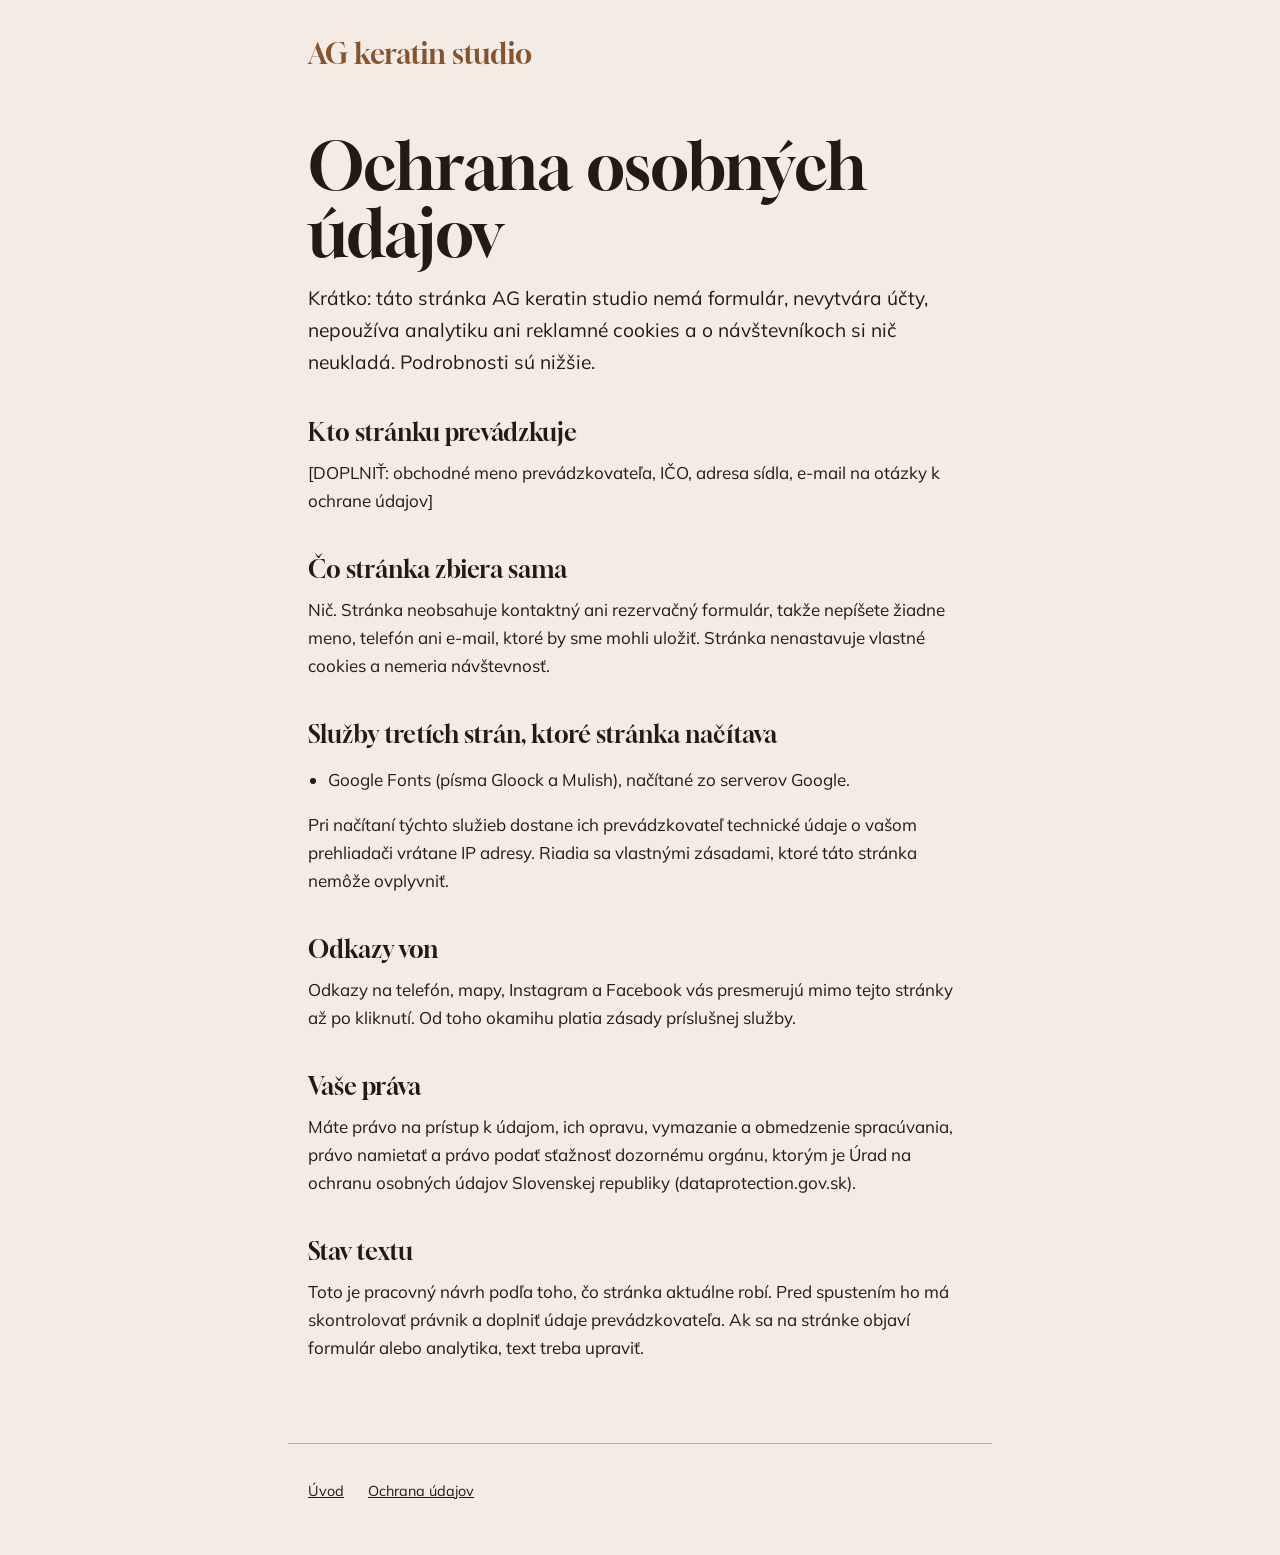
<file: ochrana-udajov.html>
<!doctype html>
<html lang="sk">
<head>
  <meta charset="utf-8">
  <meta name="viewport" content="width=device-width, initial-scale=1">
  <title>Ochrana údajov | AG keratin studio</title>
  <meta name="description" content="Aké údaje spracúva stránka AG keratin studio. Návrh na kontrolu právnikom.">
  <meta name="robots" content="noindex">
  <meta name="theme-color" content="#e3d1c0">
  <link rel="icon" href="assets/favicon.svg" type="image/svg+xml">
  <link rel="preconnect" href="https://fonts.googleapis.com">
  <link rel="preconnect" href="https://fonts.gstatic.com" crossorigin>
  <link href="https://fonts.googleapis.com/css2?family=Gloock&family=Mulish:wght@400;600;700&display=swap" rel="stylesheet">
  <link rel="stylesheet" href="style.css">
  <link rel="stylesheet" href="page.css">
</head>
<body class="page-body">
  <main class="page">
    <a class="page-home" href="./">AG keratin studio</a>
    <div class="page-content">
      <h1>Ochrana osobných údajov</h1>
      <p class="page-lead">Krátko: táto stránka AG keratin studio nemá formulár, nevytvára účty, nepoužíva analytiku ani reklamné cookies a o návštevníkoch si nič neukladá. Podrobnosti sú nižšie.</p>

      <h2>Kto stránku prevádzkuje</h2>
      <p>[DOPLNIŤ: obchodné meno prevádzkovateľa, IČO, adresa sídla, e-mail na otázky k ochrane údajov]</p>

      <h2>Čo stránka zbiera sama</h2>
      <p>Nič. Stránka neobsahuje kontaktný ani rezervačný formulár, takže nepíšete žiadne meno, telefón ani e-mail, ktoré by sme mohli uložiť. Stránka nenastavuje vlastné cookies a nemeria návštevnosť.</p>

      <h2>Služby tretích strán, ktoré stránka načítava</h2>
      <ul>
        <li>Google Fonts (písma Gloock a Mulish), načítané zo serverov Google.</li>
      </ul>
      <p>Pri načítaní týchto služieb dostane ich prevádzkovateľ technické údaje o vašom prehliadači vrátane IP adresy. Riadia sa vlastnými zásadami, ktoré táto stránka nemôže ovplyvniť.</p>

      <h2>Odkazy von</h2>
      <p>Odkazy na telefón, mapy, Instagram a Facebook vás presmerujú mimo tejto stránky až po kliknutí. Od toho okamihu platia zásady príslušnej služby.</p>

      <h2>Vaše práva</h2>
      <p>Máte právo na prístup k údajom, ich opravu, vymazanie a obmedzenie spracúvania, právo namietať a právo podať sťažnosť dozornému orgánu, ktorým je Úrad na ochranu osobných údajov Slovenskej republiky (dataprotection.gov.sk).</p>

      <h2>Stav textu</h2>
      <p>Toto je pracovný návrh podľa toho, čo stránka aktuálne robí. Pred spustením ho má skontrolovať právnik a doplniť údaje prevádzkovateľa. Ak sa na stránke objaví formulár alebo analytika, text treba upraviť.</p>

    </div>
  </main>
  <footer class="page-footer">
    <a href="./">Úvod</a>
    <a href="ochrana-udajov.html">Ochrana údajov</a>
  </footer>
</body>
</html>
</file>
<file: style.css>
:root {
  --hero-bg: var(--bg);
  --hero-ink: var(--ink);
  --display-weight: 600;
  --display-leading: 1.02;
  --display-tracking: 0;
  --display-case: none;
  --radius: 8px;
  --radius-button: 6px;
  --space-1: 0.5rem;
  --space-2: 1rem;
  --space-3: 1.5rem;
  --space-4: 2.5rem;
  --space-5: 4rem;
  --space-6: 6rem;
  --gutter: 1.25rem;
  --dock-height: 4.75rem;
  --divider-height: 2.25rem;
  --bg: #f4ece4;
  --bg-alt: #e3d1c0;
  --ink: #241915;
  --ink-muted: #6a584d;
  --accent: #85542f;
  --accent-2: #b58a4a;
  --on-accent: #ffffff;
  --line: rgba(36, 25, 21, 0.28);
  --hero-bg: #e3d1c0;
  --display-weight: 400;
  --display-leading: 1.03;
  --font-display: "Gloock", Georgia, serif;
  --font-body: "Mulish", "Segoe UI", sans-serif;
  --radius: 2px;
  --radius-button: 2px;
  --art-1: #85542f;
  --art-2: #cda15f;
  --art-3: #3a261d;
  --art-4: #e3d1c0;
  --art-5: #b58a4a;
  --art-6: #fff;
}

*,
*::before,
*::after {
  box-sizing: border-box;
}

html {
  scroll-behavior: smooth;
  scroll-padding-top: 4.5rem;
}

body {
  margin: 0;
  padding-bottom: var(--dock-height);
  background: var(--bg);
  color: var(--ink);
  font-family: var(--font-body);
  font-size: 1.0625rem;
  line-height: 1.6;
}

svg {
  display: block;
  max-width: 100%;
}

a {
  color: inherit;
}

:focus-visible {
  outline: 3px solid var(--accent);
  outline-offset: 3px;
}

h1,
h2,
h3 {
  margin: 0;
  font-family: var(--font-display);
  font-weight: var(--display-weight);
  line-height: var(--display-leading);
  letter-spacing: var(--display-tracking);
  text-transform: var(--display-case);
}

h1 {
  font-size: clamp(2.5rem, 9.5vw, 5.25rem);
}

h2 {
  font-size: clamp(2.1rem, 7vw, 3.75rem);
}

p {
  margin: 0 0 1em;
}

.skip-link {
  position: absolute;
  left: var(--gutter);
  top: -4rem;
  z-index: 20;
  padding: 0.75rem 1rem;
  background: var(--accent);
  color: var(--on-accent);
}

.skip-link:focus {
  top: 0.75rem;
}

.topbar {
  display: flex;
  flex-wrap: wrap;
  align-items: center;
  justify-content: space-between;
  gap: 0.25rem var(--space-3);
  padding: 0.5rem var(--gutter);
  background: var(--hero-bg);
  color: var(--hero-ink);
}

.brand {
  display: inline-flex;
  align-items: center;
  gap: 0.6rem;
  min-height: 2.75rem;
  font-family: var(--font-display);
  font-size: var(--brand-size, 1.5rem);
  font-weight: var(--display-weight);
  letter-spacing: var(--display-tracking);
  text-transform: var(--display-case);
  text-decoration: none;
}

.brand-mark {
  flex: none;
  width: 1.9rem;
  height: 1.9rem;
}

.topbar-nav {
  display: flex;
  align-items: center;
  gap: var(--space-2);
  font-size: 0.98rem;
  font-weight: 500;
}

.topbar-nav a:not(.button) {
  display: inline-block;
  padding: 0.7rem 0.15rem;
  text-decoration: none;
}

.topbar-nav a:not(.button):hover {
  text-decoration: underline;
  text-underline-offset: 0.25em;
}

.topbar-nav .topbar-cta {
  display: none;
  min-height: 2.75rem;
}

.button {
  display: inline-flex;
  align-items: center;
  justify-content: center;
  min-height: 3.25rem;
  padding: 0.75rem var(--space-3);
  border: 2px solid var(--accent);
  border-radius: var(--radius-button);
  background: var(--accent);
  color: var(--on-accent);
  font-family: var(--font-body);
  font-weight: 700;
  text-decoration: none;
  text-align: center;
  transition: background-color 0.2s, color 0.2s, border-color 0.2s;
}

.button:hover {
  background: transparent;
  color: inherit;
}

.button-ghost {
  background: transparent;
  border-color: currentColor;
  color: inherit;
}

.button-ghost:hover {
  background: var(--accent);
  border-color: var(--accent);
  color: var(--on-accent);
}

.actions {
  display: flex;
  flex-wrap: wrap;
  gap: 0.75rem;
}

.hero {
  display: grid;
  gap: var(--space-3);
  align-items: center;
  padding: var(--space-2) var(--gutter) var(--space-5);
  background: var(--hero-bg);
  color: var(--hero-ink);
}

.hero-art {
  order: -1;
  justify-self: center;
}

.hero-art svg {
  width: auto;
  height: min(15rem, 32svh);
  max-width: 100%;
}

.hero-kicker {
  margin: 0 0 var(--space-2);
  font-size: 0.82rem;
  font-weight: 700;
  letter-spacing: 0.16em;
  text-transform: uppercase;
  opacity: 0.8;
}

.hero-lede {
  max-width: 30rem;
  margin: var(--space-2) 0;
  font-size: 1.18rem;
  line-height: 1.5;
}

.hero-rating {
  margin: 0 0 var(--space-3);
  font-size: 0.95rem;
  opacity: 0.85;
}

.hero-rating strong {
  font-family: var(--font-display);
  font-size: 1.35rem;
}

.hero .actions {
  display: none;
}

.hero--center {
  text-align: center;
}

.hero--center .hero-lede {
  margin-inline: auto;
}

.hero--center .actions {
  justify-content: center;
}

.divider {
  height: var(--divider-height);
  background: var(--bg) url("assets/motif.svg") repeat-x center / auto 100%;
}

.section-inner {
  max-width: 72rem;
  margin: 0 auto;
  padding: var(--space-5) var(--gutter);
}

.offer-intro {
  max-width: 34rem;
  margin: var(--space-2) 0 0;
  color: var(--ink-muted);
}

.offer-list {
  margin: var(--space-4) 0 0;
  padding: 0;
  list-style: none;
}

.offer-name {
  font-family: var(--font-display);
  font-weight: var(--display-weight);
  font-size: 1.6rem;
  line-height: 1.15;
  text-transform: var(--display-case);
  letter-spacing: var(--display-tracking);
}

.placeholder {
  border-bottom: 1px dashed currentColor;
  color: var(--ink-muted);
  font-family: var(--font-body);
  font-size: 0.92rem;
  font-weight: 400;
  letter-spacing: 0;
  text-transform: none;
}

.offer--menu .offer-list li {
  display: flex;
  align-items: baseline;
  gap: 0.75rem;
  padding: 0.9rem 0;
}

.offer--menu .offer-gap {
  flex: 1;
  min-width: 1rem;
  border-bottom: 2px dotted var(--line);
}

.offer--menu .offer-list {
  max-width: 44rem;
}

.offer--numbered .offer-list {
  counter-reset: item;
  border-top: 1px solid var(--line);
}

.offer--numbered .offer-list li {
  display: grid;
  grid-template-columns: 3.25rem 1fr;
  align-items: baseline;
  column-gap: var(--space-2);
  padding: var(--space-3) 0;
  border-bottom: 1px solid var(--line);
  counter-increment: item;
}

.offer--numbered .offer-list li::before {
  content: counter(item, decimal-leading-zero);
  grid-row: span 2;
  color: var(--accent-2);
  font-family: var(--font-display);
  font-size: 1.6rem;
}

.offer--numbered .offer-name {
  font-size: clamp(1.8rem, 5vw, 2.6rem);
}

.offer--numbered .placeholder {
  grid-column: 2;
  justify-self: start;
  margin-top: 0.35rem;
}

.offer--numbered .offer-gap,
.offer--tiles .offer-gap,
.offer--chips .offer-gap {
  display: none;
}

.offer--tiles .offer-list {
  display: grid;
  gap: var(--space-2);
}

.offer--tiles .offer-list li {
  padding: var(--space-3);
  border: 1px solid var(--line);
  border-top: 6px solid var(--accent);
  border-radius: var(--radius);
  background: var(--bg-alt);
}

.offer--tiles .offer-list li:nth-child(even) {
  border-top-color: var(--accent-2);
}

.offer--tiles .offer-name,
.offer--tiles .placeholder {
  display: block;
}

.offer--tiles .placeholder {
  display: inline-block;
  margin-top: 0.5rem;
}

.offer--chalk .section-inner {
  max-width: 60rem;
}

.offer--chalk .offer-board {
  margin-top: var(--space-4);
  padding: var(--space-3);
  border: 8px solid var(--board-frame);
  border-radius: var(--radius);
  background: var(--board-bg);
  color: var(--board-ink);
}

.offer--chalk .offer-list {
  margin: 0;
}

.offer--chalk .offer-list li {
  display: flex;
  align-items: baseline;
  gap: 0.75rem;
  padding: 0.8rem 0;
  border-bottom: 1px dashed rgba(255, 255, 255, 0.35);
}

.offer--chalk .offer-list li:last-child {
  border-bottom: 0;
}

.offer--chalk .offer-gap {
  flex: 1;
}

.offer--chalk .placeholder {
  color: inherit;
  opacity: 0.8;
}

.offer--chips .offer-list {
  display: flex;
  flex-wrap: wrap;
  gap: 0.75rem;
}

.offer--chips .offer-list li {
  display: flex;
  flex-direction: column;
  gap: 0.25rem;
  padding: 0.9rem 1.25rem;
  border: 2px solid var(--ink);
  border-radius: var(--radius);
}

.offer--chips .offer-list li:nth-child(3n + 2) {
  background: var(--accent);
  border-color: var(--accent);
  color: var(--on-accent);
}

.offer--chips .offer-list li:nth-child(3n + 2) .placeholder {
  color: inherit;
}

.visit {
  background: var(--bg-alt);
}

.visit-grid {
  display: grid;
  gap: var(--space-4);
  margin-top: var(--space-4);
}

.label {
  display: block;
  margin-bottom: 0.5rem;
  color: var(--ink-muted);
  font-size: 0.8rem;
  font-weight: 700;
  letter-spacing: 0.16em;
  text-transform: uppercase;
}

.visit address {
  font-style: normal;
}

.visit address p {
  margin-bottom: 0.25rem;
}

.visit p a,
.contact-links a {
  display: inline-block;
  padding: 0.55rem 0;
  font-weight: 600;
}

.visit p a {
  padding: 0.55rem 0;
}

.visit-rating strong {
  font-family: var(--font-display);
  font-size: 2.5rem;
  line-height: 1;
}

.map {
  display: block;
  width: 100%;
  height: 20rem;
  margin-top: var(--space-4);
  border: 0;
  border-radius: var(--radius);
}

.footer {
  padding: var(--space-3) var(--gutter) var(--space-4);
  background: var(--footer-bg, var(--ink));
  color: var(--footer-ink, var(--bg));
  font-size: 0.9rem;
}

.footer-links {
  display: flex;
  flex-wrap: wrap;
  gap: var(--space-3);
  margin: 0;
}

.footer-links a {
  display: inline-block;
  padding: 0.7rem 0;
}

.footer-note {
  margin: var(--space-1) 0 0;
  opacity: 0.8;
}

.dock {
  position: fixed;
  inset: auto 0 0 0;
  z-index: 15;
  display: grid;
  grid-template-columns: 1.4fr 1fr;
  gap: 0.75rem;
  padding: 0.75rem var(--gutter) calc(0.75rem + env(safe-area-inset-bottom));
  background: var(--footer-bg, var(--ink));
  color: var(--footer-ink, var(--bg));
  border-top: 1px solid var(--line);
}

@media (min-width: 48rem) {
  :root {
    --gutter: 3rem;
  }

  body {
    padding-bottom: 0;
  }

  .dock {
    display: none;
  }

  .topbar {
    padding-block: 0.75rem;
  }

  .topbar-nav .topbar-cta {
    display: inline-flex;
  }

  .hero {
    grid-template-columns: minmax(0, 1.1fr) minmax(0, 0.9fr);
    gap: var(--space-5);
    min-height: min(44rem, calc(100svh - 4.5rem));
    padding-top: var(--space-4);
  }

  .hero--center {
    grid-template-columns: minmax(0, 1fr);
    gap: var(--space-4);
    align-content: center;
  }

  .hero--center .hero-art {
    order: 0;
  }

  .hero-art {
    order: 0;
    justify-self: end;
  }

  .hero--reverse .hero-art {
    order: -1;
    justify-self: start;
  }

  .hero-art svg {
    height: min(34rem, 68svh);
  }

  .hero--center .hero-art svg {
    height: min(21rem, 36svh);
  }

  .hero .actions {
    display: flex;
  }

  .offer--tiles .offer-list {
    grid-template-columns: repeat(3, 1fr);
  }

  .visit-grid {
    grid-template-columns: repeat(3, 1fr);
    gap: var(--space-5);
  }
}

@media (min-width: 75rem) {
  :root {
    --gutter: max(4rem, calc((100vw - 76rem) / 2));
  }
}

@media (prefers-reduced-motion: reduce) {
  html {
    scroll-behavior: auto;
  }

  .button {
    transition: none;
  }
}

.hero-banner {
  grid-column: 1 / -1;
  order: -2;
  margin: calc(var(--space-2) * -1) calc(var(--gutter) * -1) 0;
}

.hero-banner {
  align-self: start;
}

.hero:has(.hero-banner) {
  align-content: start;
}

.hero-banner svg {
  display: block;
  width: 100%;
  height: auto;
}

.hero-art {
  position: relative;
}

.idea-hint {
  margin: var(--space-1) 0 0;
  font-size: 0.85rem;
  text-align: center;
  opacity: 0.75;
}

.controls {
  display: flex;
  flex-wrap: wrap;
  justify-content: center;
  gap: 0.5rem;
  margin-top: var(--space-2);
}

.control {
  min-height: 2.75rem;
  padding: 0.5rem 1rem;
  border: 2px solid currentColor;
  border-radius: var(--radius-button);
  background: transparent;
  color: inherit;
  font: inherit;
  font-size: 0.95rem;
  font-weight: 600;
  cursor: pointer;
  transition: background-color 0.2s, color 0.2s, border-color 0.2s;
}

.control:hover,
.control[aria-pressed="true"] {
  background: var(--accent);
  border-color: var(--accent);
  color: var(--on-accent);
}

@media (prefers-reduced-motion: reduce) {
  *,
  *::before,
  *::after {
    transition: none !important;
    animation: none !important;
  }

  .control[data-replay] {
    display: none;
  }
}

.art [role="button"],
.art a {
  cursor: pointer;
}

.art [role="button"]:focus-visible,
.art a:focus-visible {
  outline: 3px solid var(--accent);
  outline-offset: 4px;
}

.block {
  --s-bg: var(--bg);
  --s-ink: var(--ink);
  --s-muted: var(--ink-muted);
  --s-line: var(--line);
  --s-accent: var(--accent);
  --s-on-accent: var(--on-accent);
  position: relative;
  background: var(--s-bg);
  color: var(--s-ink);
}

.tone-alt {
  --s-bg: var(--bg-alt);
}

.tone-ink {
  --s-bg: var(--ink);
  --s-ink: var(--bg);
  --s-muted: color-mix(in srgb, var(--bg) 76%, var(--ink));
  --s-line: color-mix(in srgb, var(--bg) 26%, transparent);
  --s-accent: var(--tone-ink-accent, color-mix(in srgb, var(--accent) 55%, var(--bg)));
  --s-on-accent: var(--ink);
}

.tone-accent {
  --s-bg: var(--accent);
  --s-ink: var(--on-accent);
  --s-muted: var(--on-accent);
  --s-line: color-mix(in srgb, var(--on-accent) 36%, transparent);
  --s-accent: var(--on-accent);
  --s-on-accent: var(--accent);
}

.block-inner {
  padding: var(--space-5) var(--gutter);
}

.block-title {
  max-width: 18ch;
  font-size: clamp(2.3rem, 6.4vw, 4.75rem);
}

.block-lead {
  max-width: 38rem;
  margin: var(--space-2) 0 0;
  color: var(--s-muted);
  font-size: 1.16rem;
  line-height: 1.5;
}

.block-lead:empty {
  display: none;
}

.block-note {
  max-width: 38rem;
  margin: var(--space-3) 0 0;
  color: var(--s-muted);
  font-size: 0.9rem;
}

.block .button {
  border-color: var(--s-accent);
  background: var(--s-accent);
  color: var(--s-on-accent);
}

.block .button:hover {
  background: transparent;
  color: var(--s-ink);
}

.block .button-ghost {
  border-color: currentColor;
  background: transparent;
  color: var(--s-ink);
}

.block .button-ghost:hover {
  border-color: var(--s-accent);
  background: var(--s-accent);
  color: var(--s-on-accent);
}

.statement-text {
  max-width: 24ch;
  margin: 0;
  font-family: var(--font-display);
  font-size: clamp(2.2rem, 6.6vw, 5.4rem);
  font-weight: var(--display-weight);
  line-height: 1.04;
  letter-spacing: var(--display-tracking);
  text-transform: var(--display-case);
}

.statement-text em {
  color: var(--s-accent);
  font-style: normal;
}

.statement-facts {
  display: grid;
  gap: var(--space-3);
  margin: var(--space-4) 0 0;
  padding: var(--space-3) 0 0;
  border-top: 1px solid var(--s-line);
}

.statement-facts dt {
  margin-bottom: 0.25rem;
  color: var(--s-muted);
  font-size: 0.8rem;
  font-weight: 700;
  letter-spacing: 0.14em;
  text-transform: uppercase;
}

.statement-facts dd {
  margin: 0;
  font-family: var(--font-display);
  font-size: clamp(1.35rem, 3vw, 1.85rem);
  font-weight: var(--display-weight);
  line-height: 1.15;
}

.rows {
  margin: var(--space-4) 0 0;
  padding: 0;
  list-style: none;
  border-top: 1px solid var(--s-line);
}

.row {
  display: grid;
  gap: var(--space-1);
  padding: var(--space-3) 0;
  border-bottom: 1px solid var(--s-line);
}

.row-name {
  font-family: var(--font-display);
  font-size: clamp(1.75rem, 4.6vw, 3rem);
  font-weight: var(--display-weight);
  line-height: 1.06;
  letter-spacing: var(--display-tracking);
  text-transform: var(--display-case);
}

.row-text {
  max-width: 34rem;
  margin: 0;
  color: var(--s-muted);
}

.steps {
  display: grid;
  gap: var(--space-4);
  margin: var(--space-4) 0 0;
  padding: 0;
  list-style: none;
  counter-reset: step;
}

.step {
  position: relative;
  padding-left: 3.75rem;
  counter-increment: step;
}

.step::before {
  content: counter(step);
  position: absolute;
  top: -0.2rem;
  left: 0;
  display: grid;
  place-items: center;
  width: 2.75rem;
  height: 2.75rem;
  border-radius: var(--radius);
  background: var(--s-accent);
  color: var(--s-on-accent);
  font-family: var(--font-display);
  font-size: 1.35rem;
  font-weight: var(--display-weight);
}

.step-art {
  width: 100%;
  max-width: 13rem;
  margin-bottom: var(--space-2);
}

.step-title {
  font-size: 1.5rem;
  line-height: 1.15;
}

.step-text {
  margin: 0.4rem 0 0;
  color: var(--s-muted);
}

.week-head {
  display: grid;
  gap: var(--space-3);
}

.week-status {
  display: inline-flex;
  align-items: center;
  gap: 0.6rem;
  margin: 0;
  font-weight: 700;
}

.week-status::before {
  content: "";
  width: 0.7rem;
  height: 0.7rem;
  border-radius: 50%;
  background: var(--s-muted);
}

.week-status[data-open="true"]::before {
  background: var(--s-accent);
}

.week {
  margin: var(--space-4) 0 0;
  padding: 0;
  list-style: none;
}

.week-day {
  display: grid;
  grid-template-columns: 2.5rem minmax(0, 1fr) auto;
  align-items: center;
  gap: var(--space-2);
  min-height: 3rem;
  border-top: 1px solid var(--s-line);
}

.week-day.is-today {
  font-weight: 700;
}

.week-track {
  position: relative;
  height: 0.75rem;
  border-radius: 2px;
  background: color-mix(in srgb, var(--s-ink) 9%, transparent);
}

.week-bar {
  position: absolute;
  top: 0;
  bottom: 0;
  left: var(--from);
  width: var(--span);
  border-radius: 2px;
  background: color-mix(in srgb, var(--s-accent) 62%, var(--s-bg));
}

.week-day.is-today .week-bar {
  background: var(--s-accent);
}

.week-time {
  min-width: 6.4rem;
  font-variant-numeric: tabular-nums;
  text-align: right;
}

.notes {
  display: grid;
  gap: 0;
  margin: var(--space-4) 0 0;
  padding: 0;
  list-style: none;
  border-top: 1px solid var(--s-line);
}

.note {
  display: grid;
  gap: 0.2rem;
  padding: var(--space-2) 0;
  border-bottom: 1px solid var(--s-line);
}

.note-title {
  font-weight: 700;
}

.note-text {
  margin: 0;
  color: var(--s-muted);
}

.note-text a {
  display: inline-block;
  padding: 0.65rem 0;
  color: var(--s-ink);
  font-weight: 700;
}

.place-grid {
  display: grid;
}

.place-map {
  position: relative;
  min-height: 21rem;
  overflow: hidden;
  background: var(--bg-alt);
}

.street-map {
  position: absolute;
  inset: 0;
  width: 100%;
  height: 100%;
  max-width: none;
}

.map-street {
  font-family: var(--font-body);
  font-size: 15px;
  font-weight: 600;
  letter-spacing: 0.03em;
  paint-order: stroke;
  stroke: var(--bg);
  stroke-width: 4px;
  stroke-linejoin: round;
}

.map-pin-label {
  font-family: var(--font-display);
  font-size: 24px;
  font-weight: var(--display-weight);
  paint-order: stroke;
  stroke: var(--bg);
  stroke-width: 6px;
  stroke-linejoin: round;
}

.place-credit {
  position: absolute;
  right: 0;
  bottom: 0;
  z-index: 1;
  padding: 0.15rem 0.5rem;
  background: color-mix(in srgb, var(--s-bg) 82%, transparent);
  font-size: 0.72rem;
}

.place-copy {
  padding: var(--space-5) var(--gutter);
}

.place-copy .block-title {
  font-size: clamp(2rem, 3.6vw, 3.25rem);
}

.block-title,
.statement-text,
.closing-title,
.row-name,
.step-title {
  overflow-wrap: break-word;
  hyphens: auto;
}

.place-address {
  margin: var(--space-3) 0 0;
  font-style: normal;
  font-size: 1.2rem;
  line-height: 1.4;
}

.place-text {
  max-width: 30rem;
  margin: var(--space-2) 0 0;
  color: var(--s-muted);
}

.place-links {
  display: grid;
  justify-items: start;
  gap: 0.15rem;
  margin: var(--space-3) 0 0;
  padding: 0;
  list-style: none;
}

.place-links a {
  display: inline-block;
  padding: 0.6rem 0;
  font-weight: 700;
}

.photo-band {
  margin: 0;
}

.photo-band img {
  display: block;
  width: 100%;
  height: clamp(20rem, 62vw, 40rem);
  object-fit: cover;
}

.photo-band figcaption {
  padding: var(--space-1) var(--gutter);
  background: var(--s-bg);
  color: var(--s-muted);
  font-size: 0.8rem;
}

.closing-grid {
  display: grid;
  gap: var(--space-4);
}

.closing-title {
  max-width: 14ch;
  font-size: clamp(2.6rem, 8.6vw, 6.5rem);
}

.closing-score {
  margin: 0;
}

.closing-score strong {
  display: block;
  margin-bottom: 0.4rem;
  font-variant-numeric: lining-nums;
  font-family: var(--font-display);
  font-size: clamp(4rem, 13vw, 8.5rem);
  font-weight: var(--display-weight);
  line-height: 1;
}

.closing .actions {
  margin-top: var(--space-3);
}

.topbar-nav a:not(.button) {
  white-space: nowrap;
}

.dock {
  grid-template-columns: 1.9fr 1fr;
}

.dock .button {
  padding-inline: 0.5rem;
  font-size: clamp(0.84rem, 3.9vw, 0.98rem);
  line-height: 1.15;
}

@media (max-width: 47.99rem) {
  .topbar {
    flex-wrap: nowrap;
    gap: 0.75rem;
  }

  .brand {
    min-width: 0;
    white-space: nowrap;
  }

  .topbar-nav {
    gap: 0.7rem;
    font-size: 0.9rem;
  }

  .topbar-nav a:not(.button):nth-of-type(n + 3) {
    display: none;
  }
}

@media (min-width: 48rem) {
  .block-inner {
    padding-block: var(--space-6);
  }

  .statement-facts {
    grid-template-columns: repeat(auto-fit, minmax(11rem, 1fr));
    gap: var(--space-4);
  }

  .row {
    grid-template-columns: minmax(0, 1fr) minmax(0, 1fr);
    align-items: baseline;
    gap: var(--space-4);
  }

  .steps {
    grid-template-columns: repeat(var(--step-count, 3), minmax(0, 1fr));
    gap: var(--space-3);
  }

  .step {
    padding-left: 0;
    padding-top: 3.75rem;
  }

  .week-head {
    grid-template-columns: minmax(0, 1fr) auto;
    align-items: end;
  }

  .notes {
    grid-template-columns: repeat(2, minmax(0, 1fr));
    column-gap: var(--space-5);
  }

  .place-grid {
    grid-template-columns: minmax(0, 1.5fr) minmax(0, 1fr);
    min-height: 40rem;
  }

  .place-grid--flip .place-map {
    order: 1;
  }

  .place-copy {
    align-self: center;
    padding-left: var(--space-5);
  }

  .place-grid--flip .place-copy {
    padding-right: var(--space-5);
    padding-left: var(--gutter);
  }

  .closing-grid {
    grid-template-columns: minmax(0, 1fr) auto;
    align-items: end;
  }
}

.strand-compare {
  display: grid;
  gap: var(--space-2);
  margin: var(--space-4) 0 0;
}

.strand-compare figure {
  margin: 0;
}

.strand-compare svg {
  width: 100%;
  height: auto;
  border-radius: var(--radius);
  background: var(--bg-alt);
}

.strand-compare figcaption {
  margin-top: 0.6rem;
  font-family: var(--font-display);
  font-size: 1.5rem;
}

@media (min-width: 48rem) {
  .strand-compare {
    grid-template-columns: repeat(2, minmax(0, 1fr));
  }
}
.fa1{fill:var(--art-1)}
.sa1{stroke:var(--art-1);fill:none}
.fa2{fill:var(--art-2)}
.sa2{stroke:var(--art-2);fill:none}
.fa3{fill:var(--art-3)}
.sa3{stroke:var(--art-3);fill:none}
.fa4{fill:var(--art-4)}
.sa4{stroke:var(--art-4);fill:none}
.fa5{fill:var(--art-5)}
.sa5{stroke:var(--art-5);fill:none}
.fa6{fill:var(--art-6)}
.sa6{stroke:var(--art-6);fill:none}
.fn{fill:none}
.fb{fill:var(--hero-bg)}
.art-text{font-family:var(--font-display);font-weight:var(--display-weight)}
.art{stroke-linecap:round;stroke-linejoin:round}
.slider {
  display: flex;
  align-items: center;
  gap: 0.75rem;
  width: 100%;
  max-width: 26rem;
  font-size: 0.9rem;
  font-weight: 600;
}

.slider input {
  flex: 1;
  min-height: 2.75rem;
  accent-color: var(--accent);
}
</file>
<file: page.css>
:root {
  --page-bg: var(--bg);
  --page-ink: var(--ink);
  --page-accent: var(--accent);
  --page-accent-ink: var(--on-accent);
  --page-line: var(--line);
  --page-display-font: var(--font-display);
  --page-body-font: var(--font-body);
}

.page-body {
  min-height: 100vh;
  padding-bottom: 0;
  background: var(--page-bg);
  color: var(--page-ink);
  font-family: var(--page-body-font);
}

.page {
  max-width: 44rem;
  margin: 0 auto;
  padding: 1.5rem 1.25rem 4rem;
}

.page-home {
  display: inline-block;
  margin-bottom: 3rem;
  padding: 0.5rem 0;
  color: var(--page-accent);
  font-family: var(--page-display-font);
  font-size: 1.75rem;
  text-decoration: none;
}

.page-content h1 {
  margin-bottom: 1rem;
  font-family: var(--page-display-font);
  font-size: clamp(2.5rem, 8vw, 4rem);
  line-height: 1.05;
}

.page-content h2 {
  margin: 2.5rem 0 0.75rem;
  font-family: var(--page-display-font);
  font-size: 1.5rem;
  line-height: 1.2;
}

.page-content p,
.page-content li {
  line-height: 1.65;
}

.page-content ul {
  padding-left: 1.25rem;
}

.page-lead {
  font-size: 1.2rem;
}

.page-code {
  margin: 0;
  color: var(--page-accent);
  font-family: var(--page-display-font);
  font-size: clamp(5rem, 24vw, 10rem);
  line-height: 1;
}

.page-button {
  display: inline-flex;
  align-items: center;
  min-height: 3.25rem;
  padding: 0.75rem 1.5rem;
  background: var(--page-accent);
  color: var(--page-accent-ink);
  font-weight: 700;
  text-decoration: none;
}

.page-button:hover {
  background: var(--page-ink);
}

.page-content a:not(.page-button) {
  text-decoration-color: var(--page-accent);
  text-underline-offset: 0.2em;
}

.page-footer {
  display: flex;
  gap: 1.5rem;
  max-width: 44rem;
  margin: 0 auto;
  padding: 1.5rem 1.25rem 2.5rem;
  border-top: 1px solid var(--page-line);
  font-size: 0.9rem;
}

.page-footer a {
  display: inline-block;
  padding: 0.75rem 0;
}

.page-content p a:not(.page-button) {
  display: inline-block;
  padding: 0.5rem 0;
}
</file>
